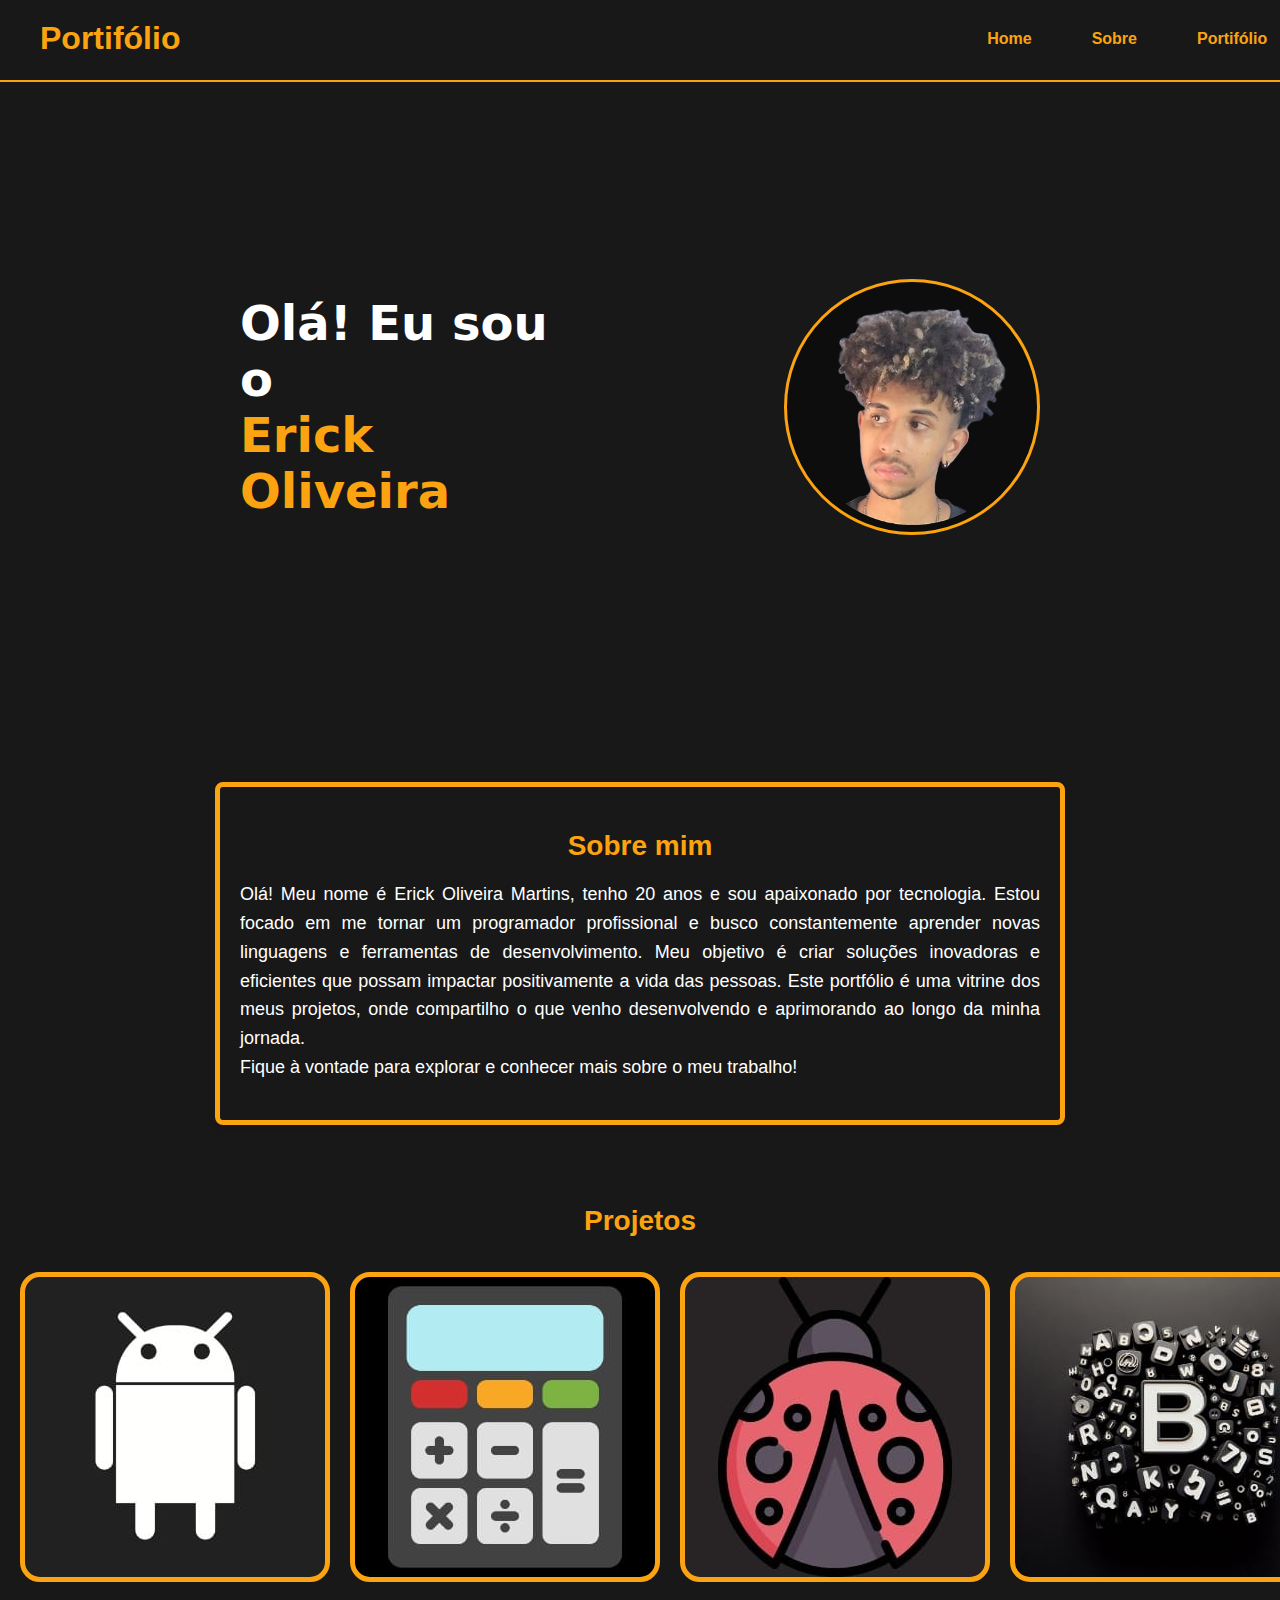
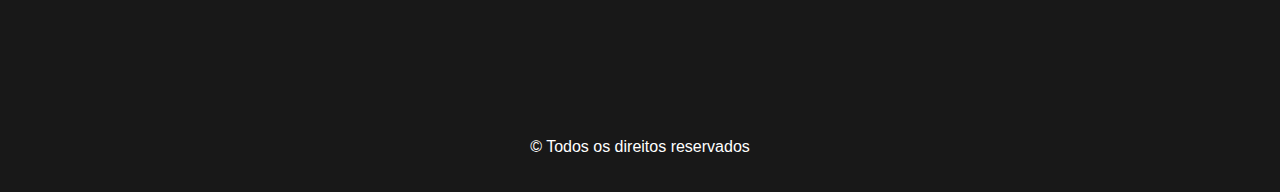
<file: index.html>
<!DOCTYPE html>
<html lang="pt-br">
<head>
    <meta charset="UTF-8">
    <meta name="viewport" content="width=device-width, initial-scale=1.0">
    <link rel="stylesheet" href="style.css">
    <link rel="shortcut icon" href="imagens/favicon.png" type="image/x-icon">
    <title>Portifólio</title>
</head>
<body>
    <header>
        <a href="#" id="inicio"><h1>Portifólio</h1></a>
        <ul class="menu">
            <li><a href="#intro">Home</a></li>
            <li><a href="#sobre">Sobre</a></li>
            <li><a href="#portifolio">Portifólio</a></li>
        </ul>
    </header>
    <hr>
    <section id="intro" style="margin-top: 100px;">
        <p>Olá! Eu sou o <br> <span>Erick Oliveira</span></p>
        <img class="perfil" src="imagens/file.png" alt="Foto de perfil de Erick">
    </section>

    <section id="sobre">
        <h2>Sobre mim</h2>
        <p>Olá! Meu nome é Erick Oliveira Martins, tenho 20 anos e sou apaixonado por tecnologia. Estou focado em me tornar um programador profissional e busco constantemente aprender novas linguagens e ferramentas de desenvolvimento. Meu objetivo é criar soluções inovadoras e eficientes que possam impactar positivamente a vida das pessoas. Este portfólio é uma vitrine dos meus projetos, onde compartilho o que venho desenvolvendo e aprimorando ao longo da minha jornada. <br>
            Fique à vontade para explorar e conhecer mais sobre o meu trabalho!</p>
    </section>

    <section id="portifolio">
        <h2>Projetos</h2>
        <div id="projetos">
            <div id="um" class="caixa" onclick="redirecionar()"></div>
            <div id="dois" class="caixa" onclick="calculadora()"></div>
            <div id="tres" class="caixa" onclick="cordel()"></div>
            <div id="quatro" class="caixa" onclick="diagrama()"></div>
            <div id="cinco" class="caixa" onclick="celular()"></div>
        </div>
    </section>

    <footer> <p>&copy Todos os direitos reservados</p> </footer>
</body>
<script>
    function redirecionar() {
        window.location.href = "https://erickhq.github.io/projeto-android/";
    }

    function calculadora() {
        window.location.href = "projetos/calculadora/calculadora.html"
    }

    function cordel() {
        window.location.href = "projetos/cordel/poema.html"
    }
    function diagrama() {
        window.location.href = "projetos/diagrama/frente.html"
    }

    function celular() {
        window.location.href = "projetos/social/cell.html"
    }
</script>
</html>
</file>
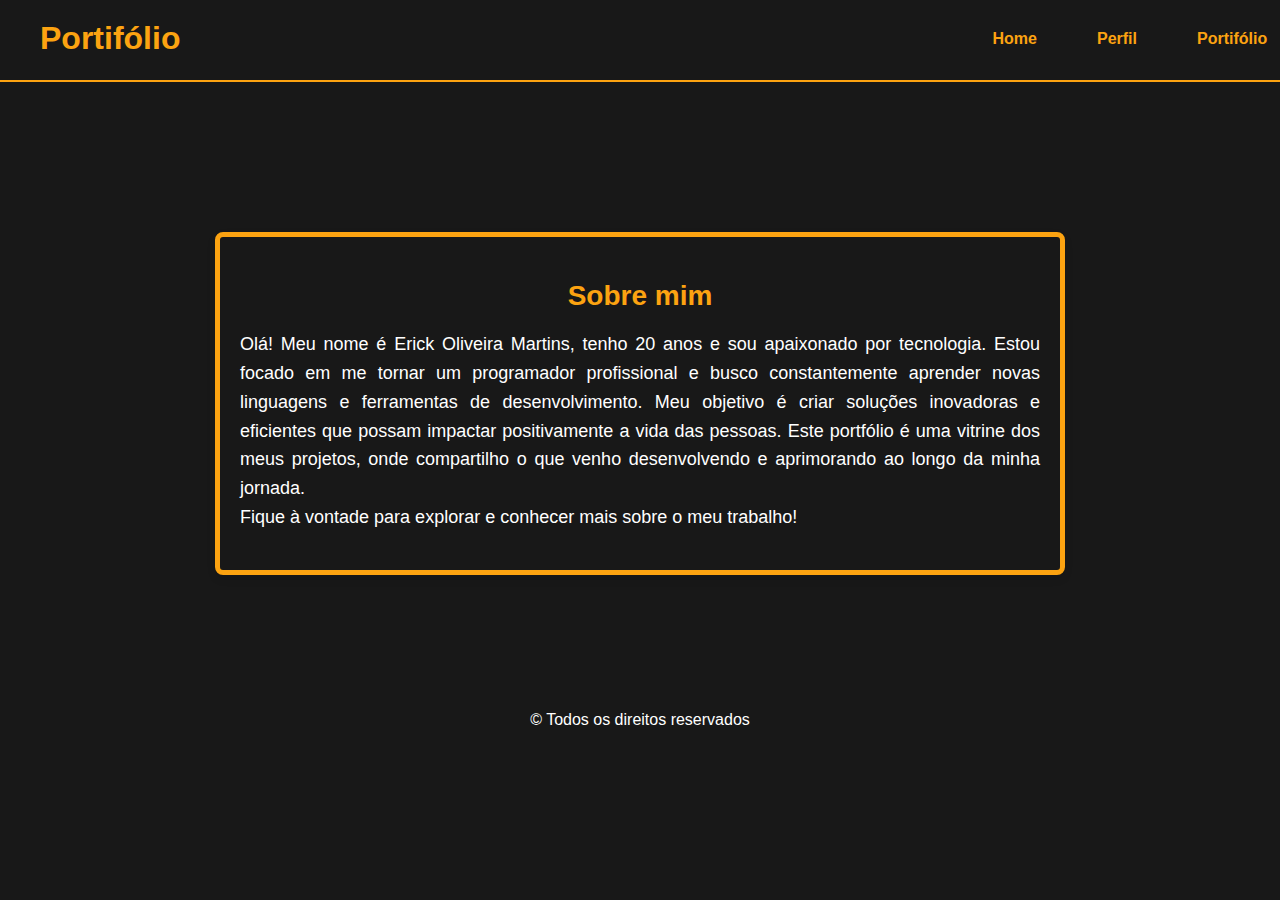
<file: perfil.html>
<!DOCTYPE html>
<html lang="pt-br">
<head>
    <meta charset="UTF-8">
    <meta name="viewport" content="width=device-width, initial-scale=1.0">
    <link rel="stylesheet" href="style.css">
    <link rel="shortcut icon" href="imagens/favicon.png" type="image/x-icon">
    <title>Perfil</title>
</head>
<body>
    <header>
        <a href="index.html" id="inicio"><h1>Portifólio</h1></a>
        <ul class="menu">
            <li><a href="index.html">Home</a></li>
            <li><a href="perfil.html">Perfil</a></li>
            <li><a href="portifolio.html">Portifólio</a></li>
        </ul>
    </header>
    <hr>
    <section id="sobre">
        <h2>Sobre mim</h2>
        <p>Olá! Meu nome é Erick Oliveira Martins, tenho 20 anos e sou apaixonado por tecnologia. Estou focado em me tornar um programador profissional e busco constantemente aprender novas linguagens e ferramentas de desenvolvimento. Meu objetivo é criar soluções inovadoras e eficientes que possam impactar positivamente a vida das pessoas. Este portfólio é uma vitrine dos meus projetos, onde compartilho o que venho desenvolvendo e aprimorando ao longo da minha jornada. <br>
            Fique à vontade para explorar e conhecer mais sobre o meu trabalho!</p>
    </section>
    <footer> <p>&copy Todos os direitos reservados</p> </footer>
</body>
</html>
</file>
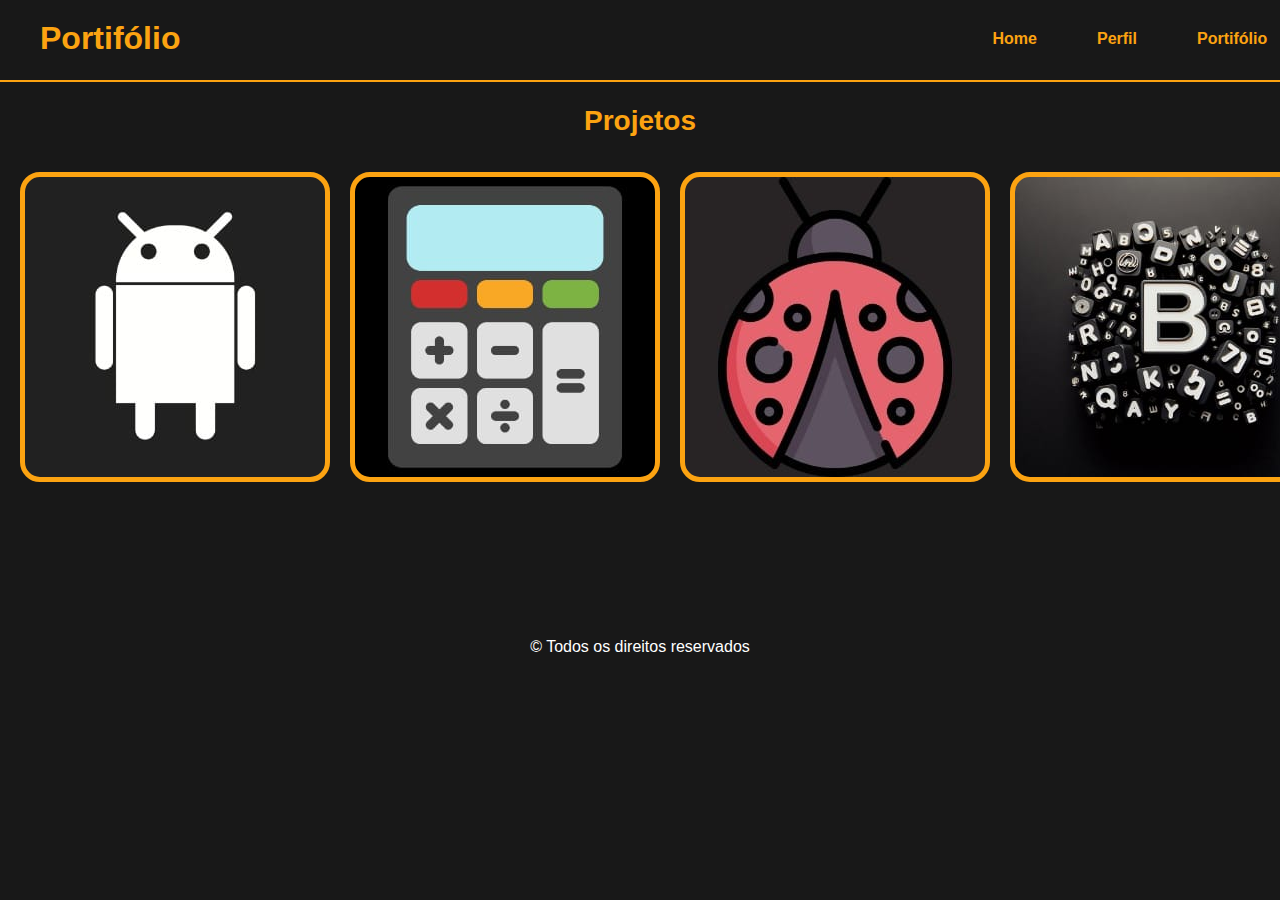
<file: portifolio.html>
<!DOCTYPE html>
<html lang="pt-br">
<head>
    <meta charset="UTF-8">
    <meta name="viewport" content="width=device-width, initial-scale=1.0">
    <link rel="stylesheet" href="style.css">
    <link rel="shortcut icon" href="imagens/favicon.png" type="image/x-icon">
    <title>Portifólio</title>
</head>
<body>
    <header>
        <a href="index.html" id="inicio"><h1>Portifólio</h1></a>
        <ul class="menu">
            <li><a href="index.html">Home</a></li>
            <li><a href="perfil.html">Perfil</a></li>
            <li><a href="portifolio.html">Portifólio</a></li>
        </ul>
    </header>
    <hr>

    <section id="portifolio">
        <h2>Projetos</h2>
        <div id="projetos">
            <div id="um" class="caixa" onclick="redirecionar()"></div>
            <div id="dois" class="caixa" onclick="calculadora()"></div>
            <div id="tres" class="caixa" onclick="cordel()"></div>
            <div id="quatro" class="caixa" onclick="diagrama()"></div>
            <div id="cinco" class="caixa" onclick="celular()"></div>
        </div>
    </section>
    <footer> <p>&copy Todos os direitos reservados</p> </footer>
</body>
<script>
    function redirecionar() {
        window.open("https://erickhq.github.io/projeto-android/", "_blank");
    }

    function calculadora() {
        window.open("projetos/calculadora/calculadora.html", "_blank");
    }

    function cordel() {
        window.open("projetos/cordel/poema.html", "_blank");
    }

    function diagrama() {
        window.open("projetos/diagrama/frente.html", "_blank");
    }

    function celular() {
        window.open("projetos/social/cell.html", "_blank");
    }
</script>

</html>
</file>
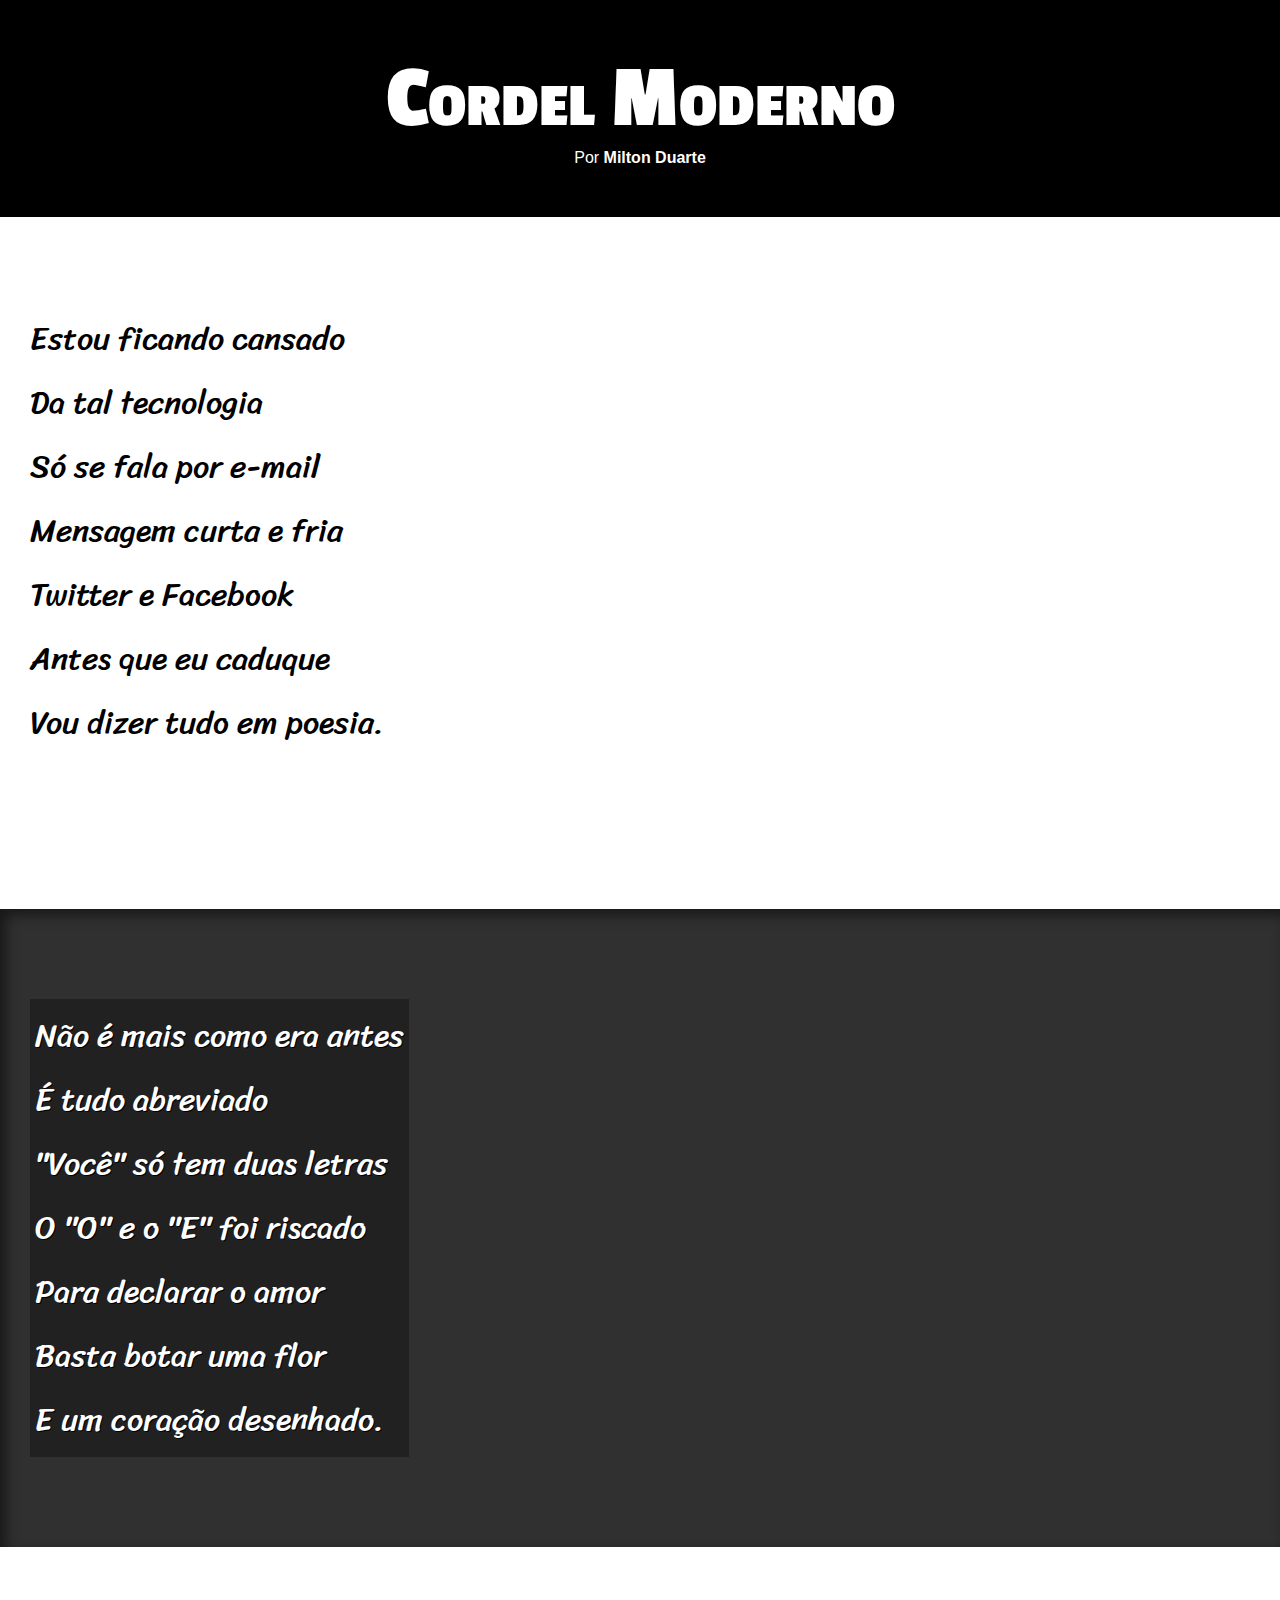
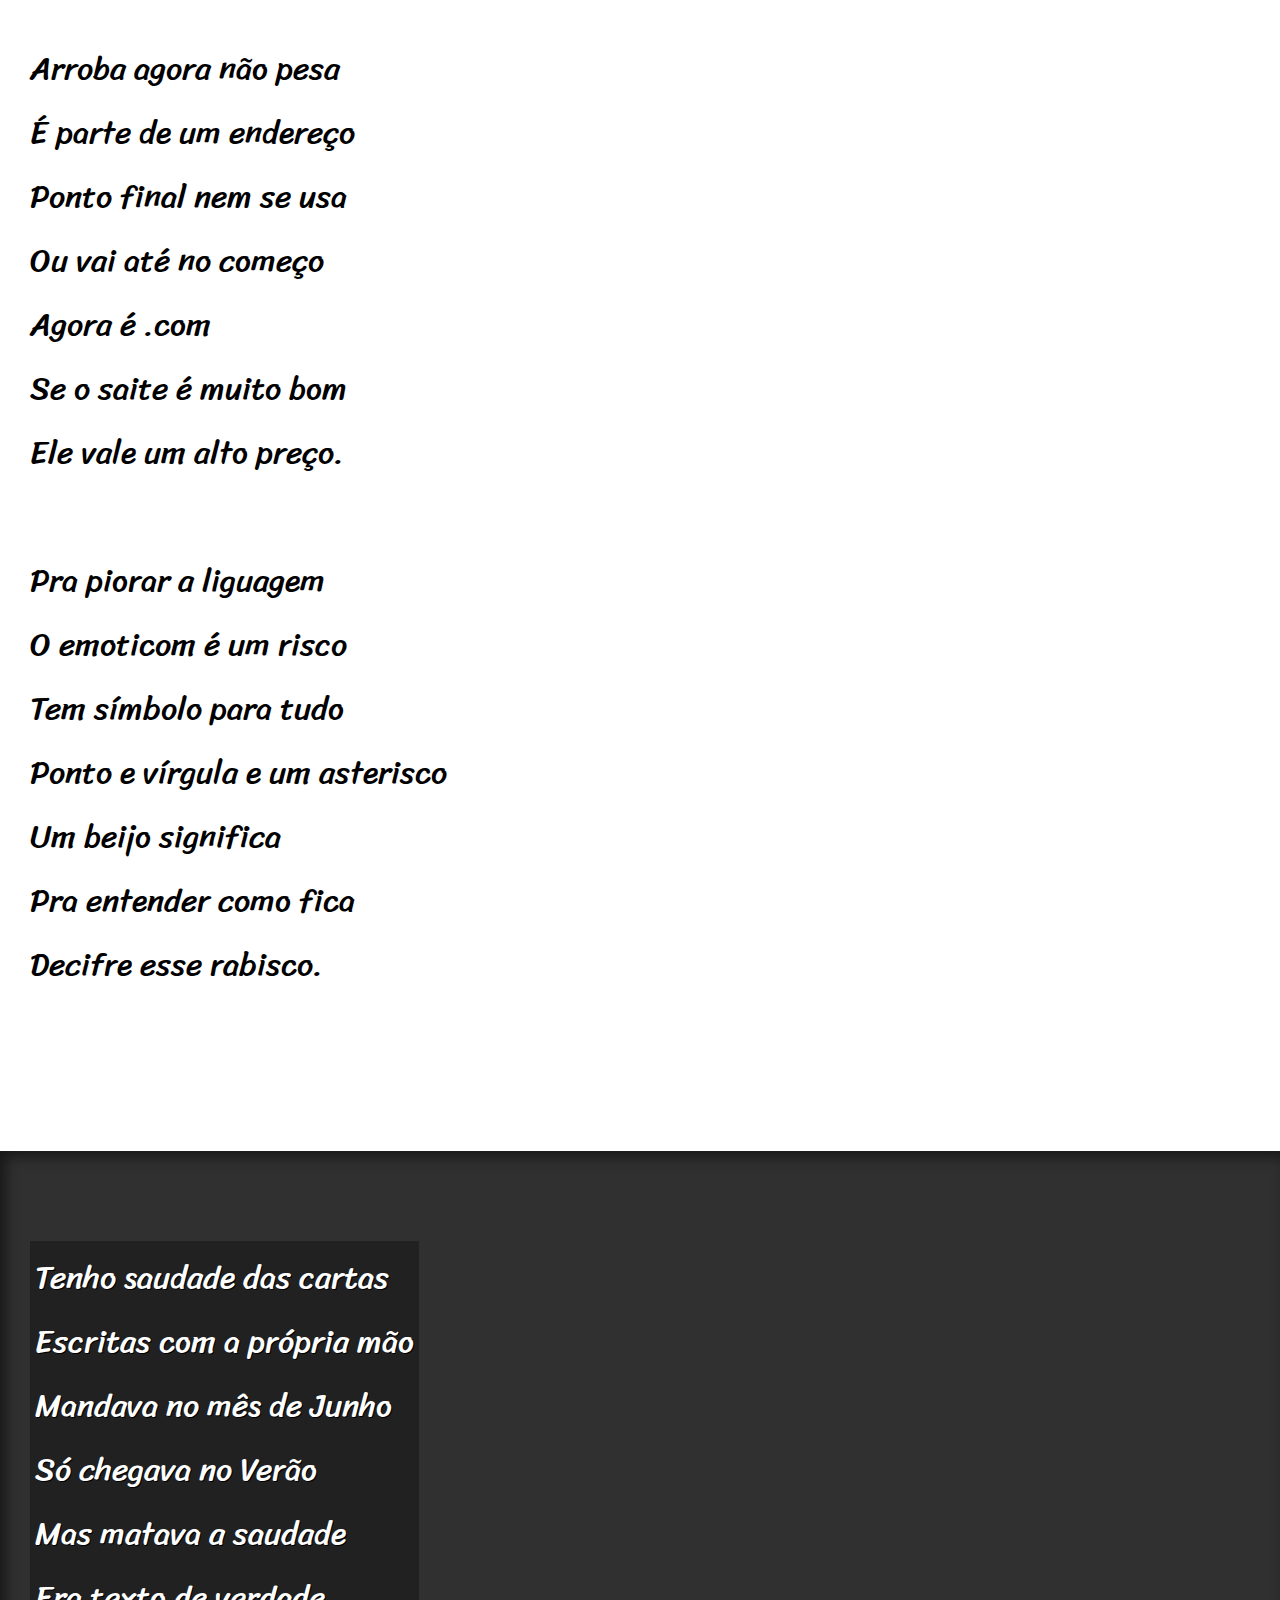
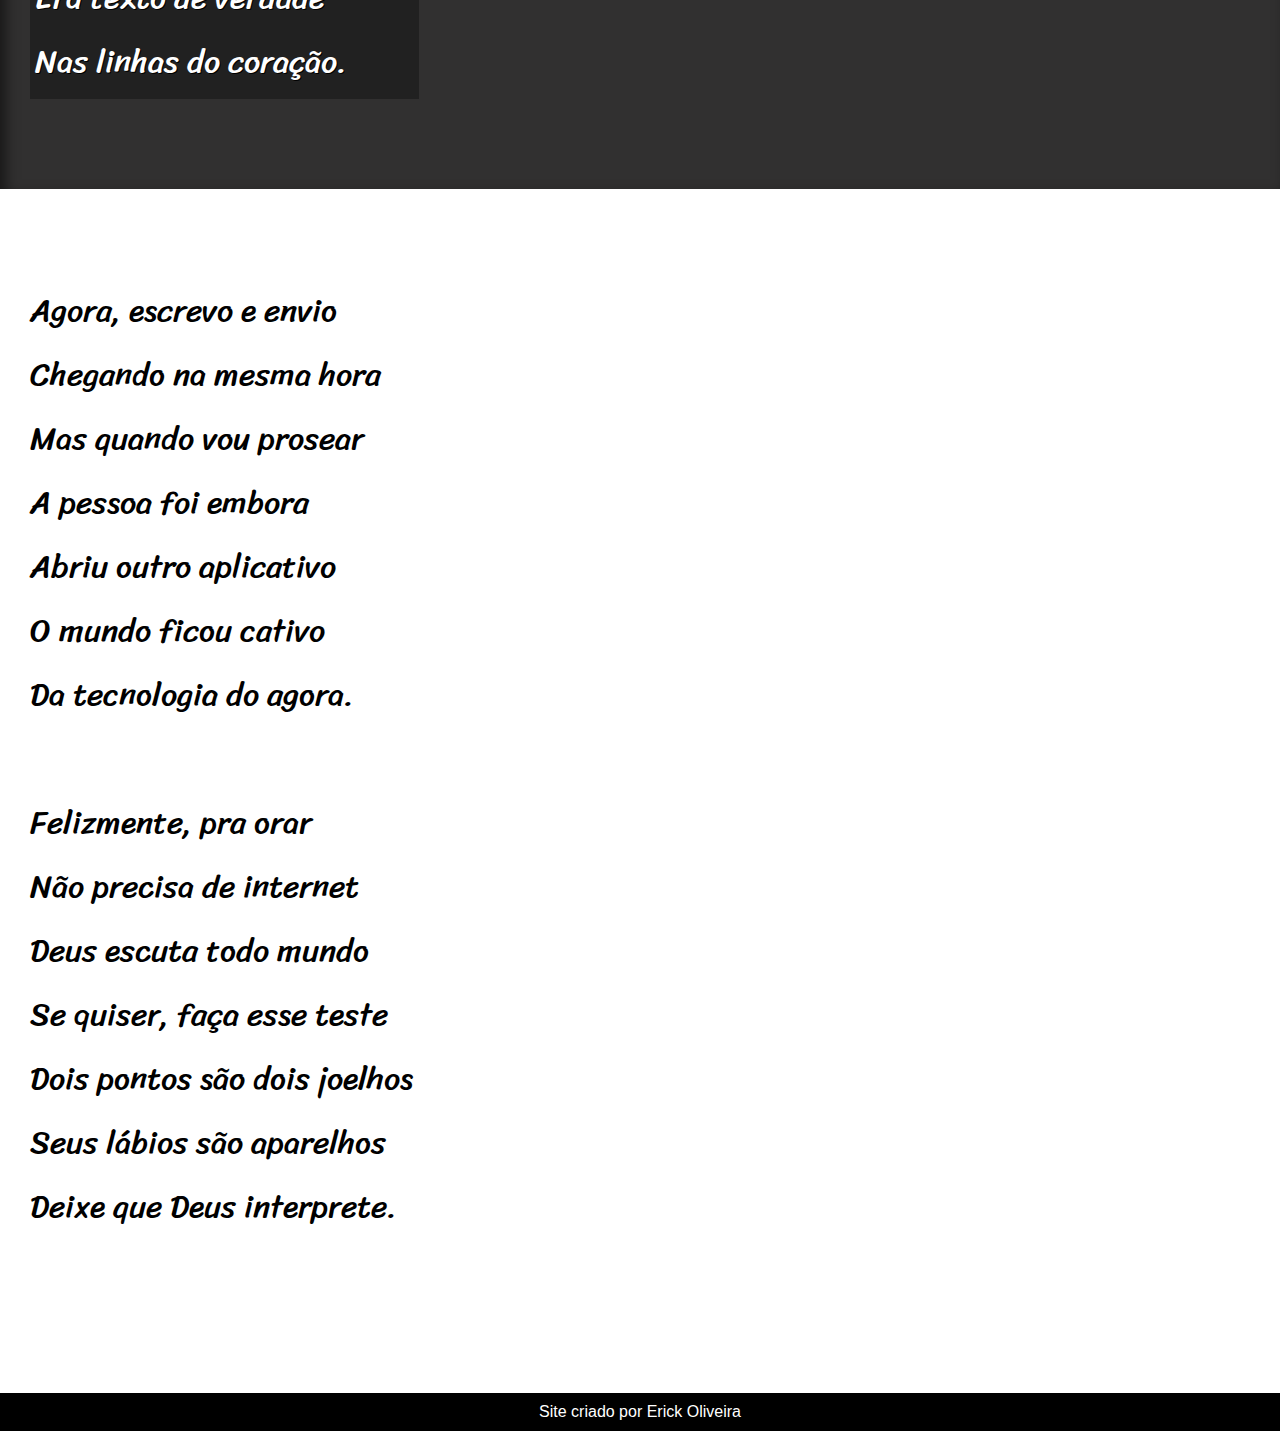
<file: projetos/cordel/poema.html>
<!DOCTYPE html>
<html lang="pt-br">
<head>
    <meta charset="UTF-8">
    <meta name="viewport" content="width=device-width, initial-scale=1.0">
    <title>Cordel Moderno</title>
    <link rel="stylesheet" href="estilo/style.css">
</head>
<body>
    <header>
        <h1>Cordel Moderno</h1>
        <p>Por <a href="https://www.recantodasletras.com.br/poesias/3186743" target="_blank">Milton Duarte</a></p>
    </header>

    <section class="normal">
        <p>
            Estou ficando cansado <br>
            Da tal tecnologia <br>
            Só se fala por e-mail <br>
            Mensagem curta e fria <br>
            Twitter e Facebook <br>
            Antes que eu caduque <br>
            Vou dizer tudo em poesia. <br>
        </p>
    </section>


    <section class="imagem" id="img01">
        <p>
            Não é mais como era antes <br>
            É tudo abreviado <br>
            "Você" só tem duas letras <br>
            O "O" e o "E" foi riscado <br>
            Para declarar o amor <br>
            Basta botar uma flor <br>
            E um coração desenhado. <br>
        </p>
    </section>

    <section class="normal">
        <p>
            Arroba agora não pesa <br>
            É parte de um endereço <br>
            Ponto final nem se usa <br>
            Ou vai até no começo <br>
            Agora é .com <br>
            Se o saite é muito bom <br>
            Ele vale um alto preço. <br>
        </p>

        <p>
            Pra piorar a liguagem <br>
            O emoticom é um risco <br>
            Tem símbolo para tudo <br>
            Ponto e vírgula e um asterisco <br>
            Um beijo significa <br>
            Pra entender como fica <br>
            Decifre esse rabisco. <br>
        </p>
    </section>


    <section class="imagem" id="img02">
        <p>
            Tenho saudade das cartas <br>
            Escritas com a própria mão <br>
            Mandava no mês de Junho <br>
            Só chegava no Verão <br>
            Mas matava a saudade <br>
            Era texto de verdade <br>
            Nas linhas do coração. <br>
        </p>
    </section>


    <section class="normal">
        <p>
            Agora, escrevo e envio <br>
            Chegando na mesma hora <br>
            Mas quando vou prosear <br>
            A pessoa foi embora <br>
            Abriu outro aplicativo <br>
            O mundo ficou cativo <br>
            Da tecnologia do agora. <br>
        </p>
        <p>
            Felizmente, pra orar <br>
            Não precisa de internet <br>
            Deus escuta todo mundo <br>
            Se quiser, faça esse teste <br>
            Dois pontos são dois joelhos <br>
            Seus lábios são aparelhos <br>
            Deixe que Deus interprete. <br>
        </p>
    </section>

    <footer>
        <p>Site criado por Erick Oliveira</p>
    </footer>
</body>
</html>
</file>
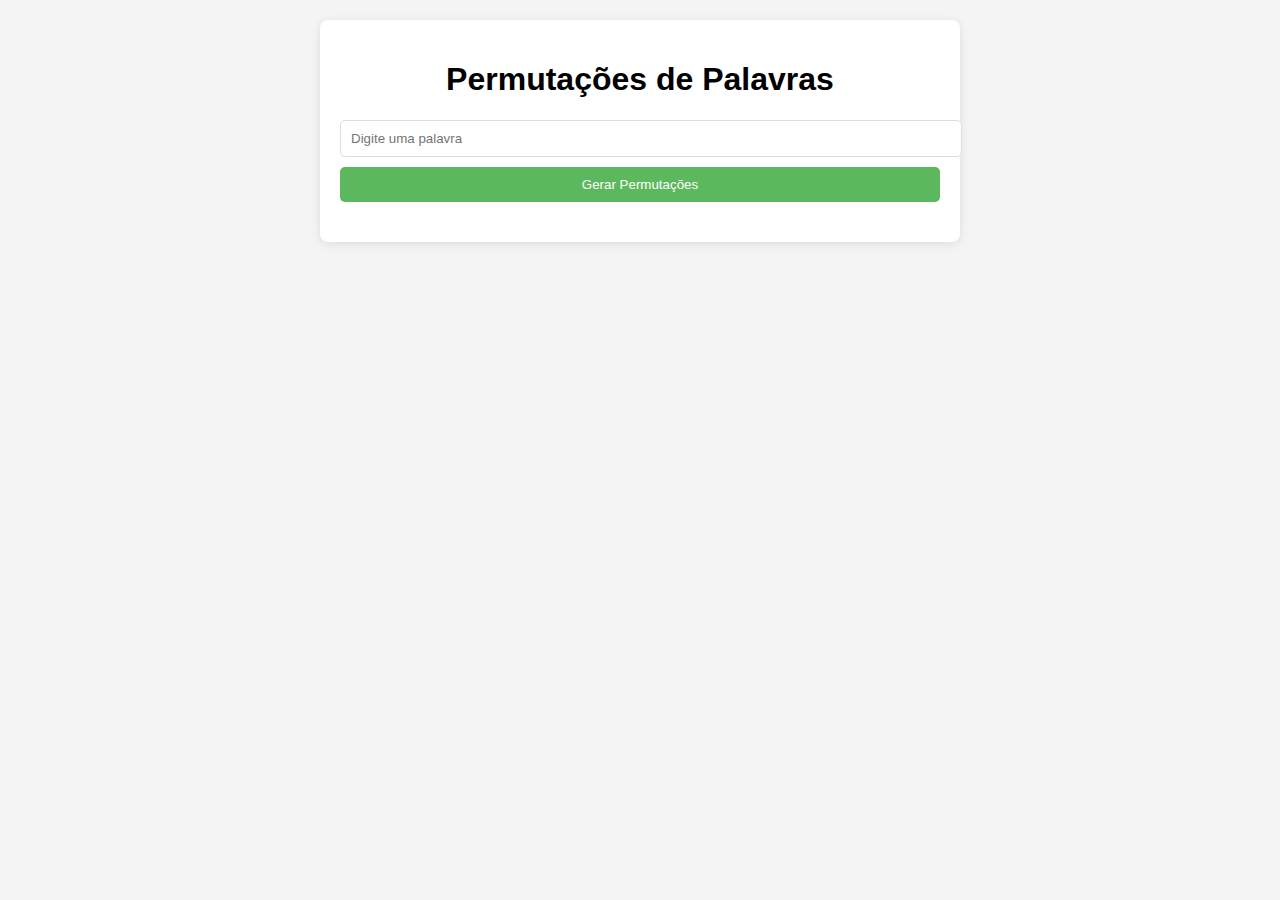
<file: projetos/diagrama/frente.html>
<!DOCTYPE html>
<html lang="pt-BR">
<head>
    <meta charset="UTF-8">
    <meta name="viewport" content="width=device-width, initial-scale=1.0">
    <title>Permutações de Palavras</title>
    <link rel="stylesheet" href="styles.css">
</head>
<body>
    <div class="container">
        <h1>Permutações de Palavras</h1>
        <input type="text" id="inputWord" placeholder="Digite uma palavra">
        <button onclick="generatePermutations()">Gerar Permutações</button>
        <div id="output" class="output"></div>
    </div>
    <script src="script.js"></script>
</body>
</html>
</file>
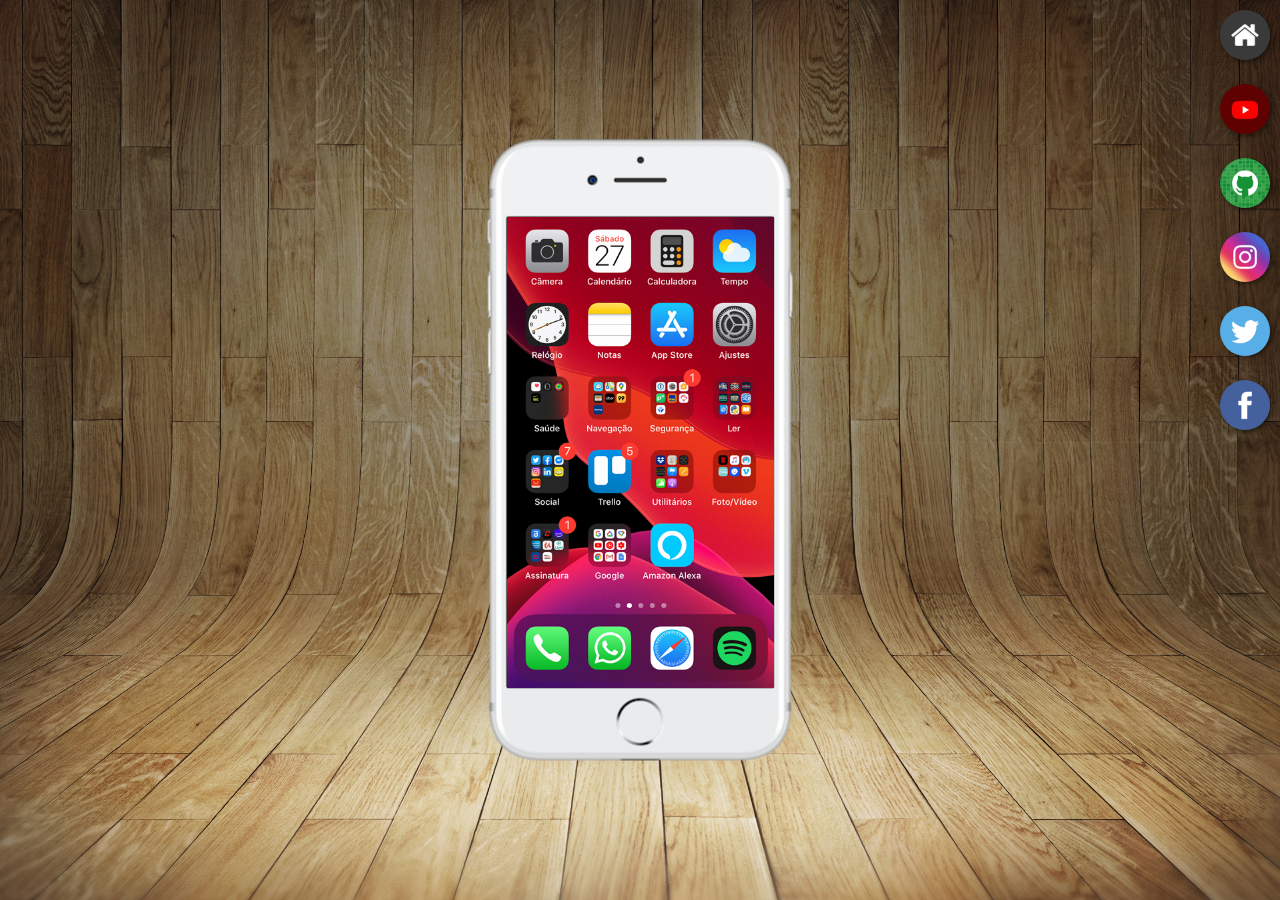
<file: projetos/social/cell.html>
<!DOCTYPE html>
<html lang="pt-br">
<head>
    <meta charset="UTF-8">
    <meta name="viewport" content="width=device-width, initial-scale=1.0">
    <link rel="shortcut icon" href="favicon.ico" type="image/x-icon">
    <link rel="stylesheet" href="estilos/styles.css">
    <title>Projeto Redes Sociais</title>
</head>
<body>
    <main>
        <section id="tel">
            <iframe src="home.html" name="tela" frameborder="0" id="tela"></iframe>
        </section>

        <section id="sociais">
            <a href="home.html" target="tela"><img src="imagens/logo-home.jpg" alt=""></a> <br>
            <a href="youtube.html" target="tela"><img src="imagens/logo-youtube.jpg" alt=""></a> <br>
            <a href="github.html" target="tela"><img src="imagens/logo-github.jpg" alt=""></a> <br>
            <a href="instagram.html" target="tela"><img src="imagens/logo-instagram.jpg" alt=""></a> <br>
            <a href="twitter.html" target="tela"><img src="imagens/logo-twitter.jpg" alt=""></a> <br>
            <a href="facebook.html" target="tela"><img src="imagens/logo-facebook.jpg" alt=""></a>
        </section>
    </main>
</body>
</html>
</file>
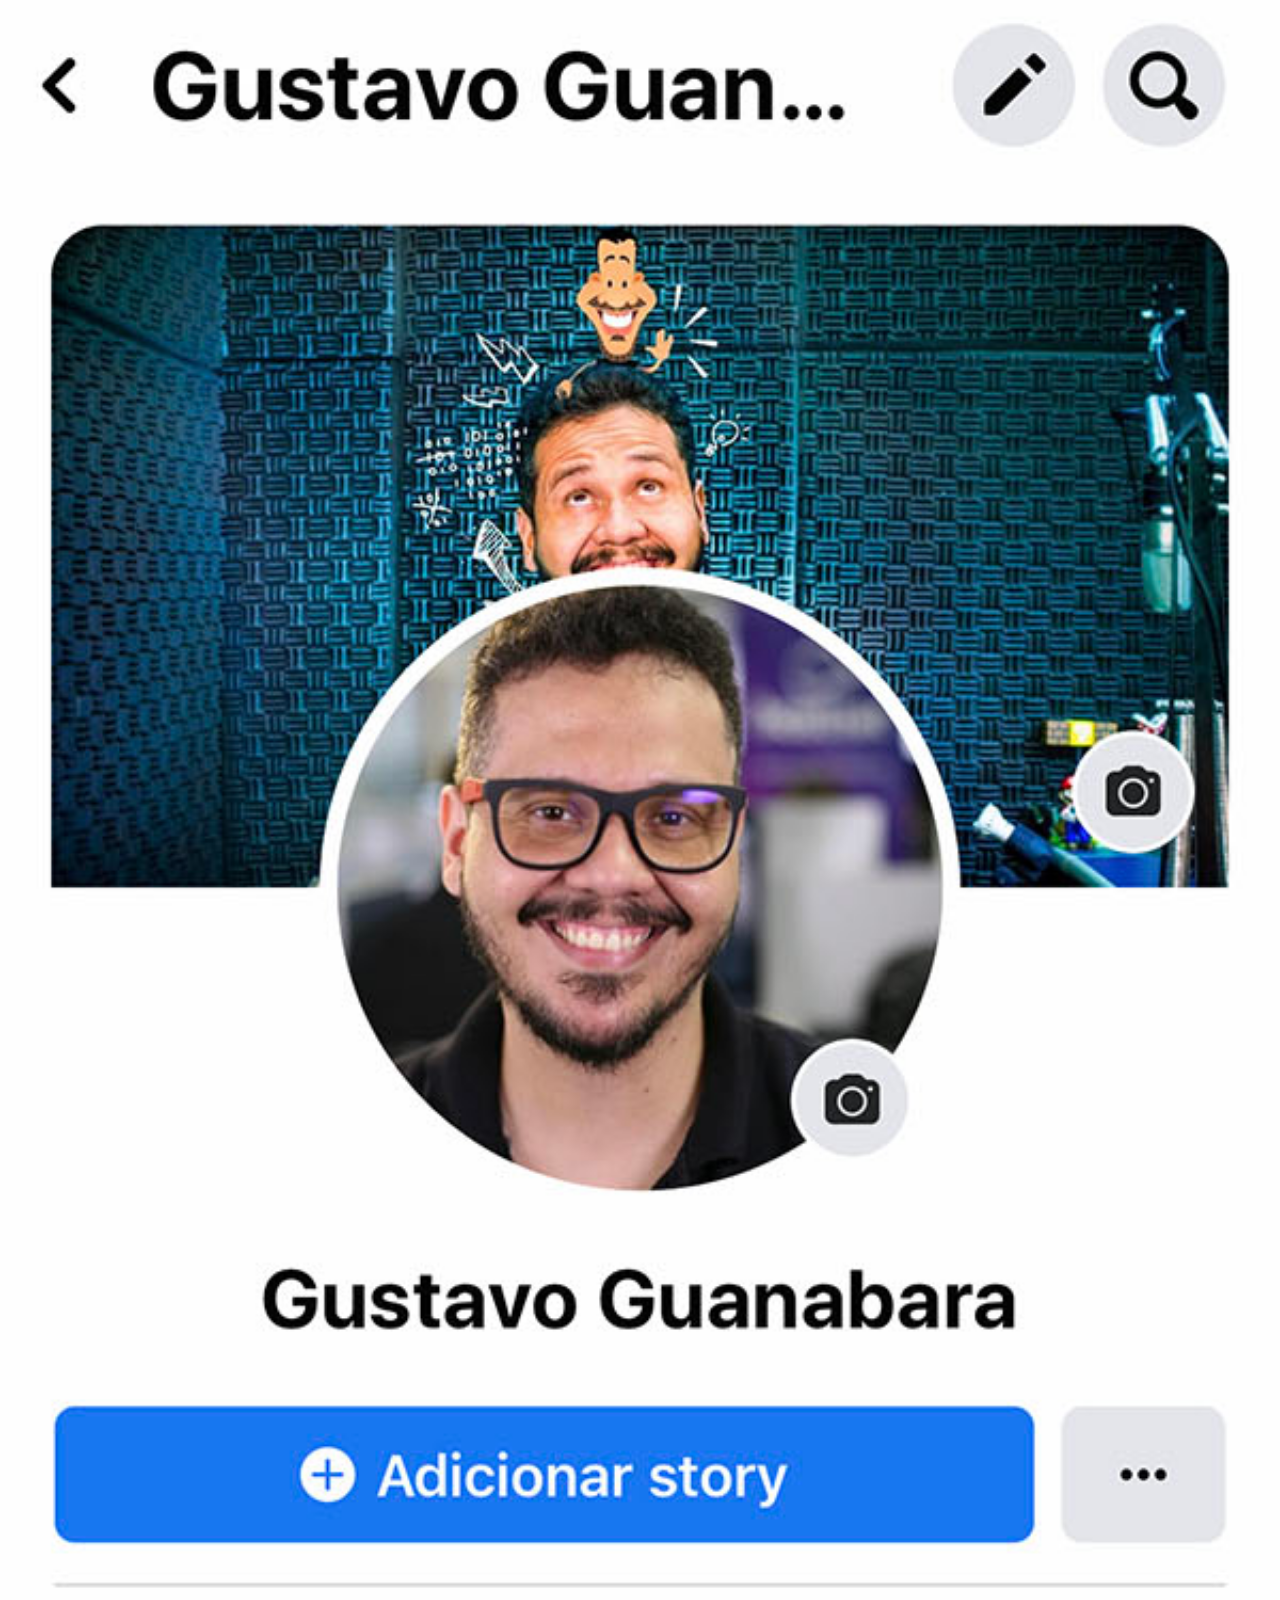
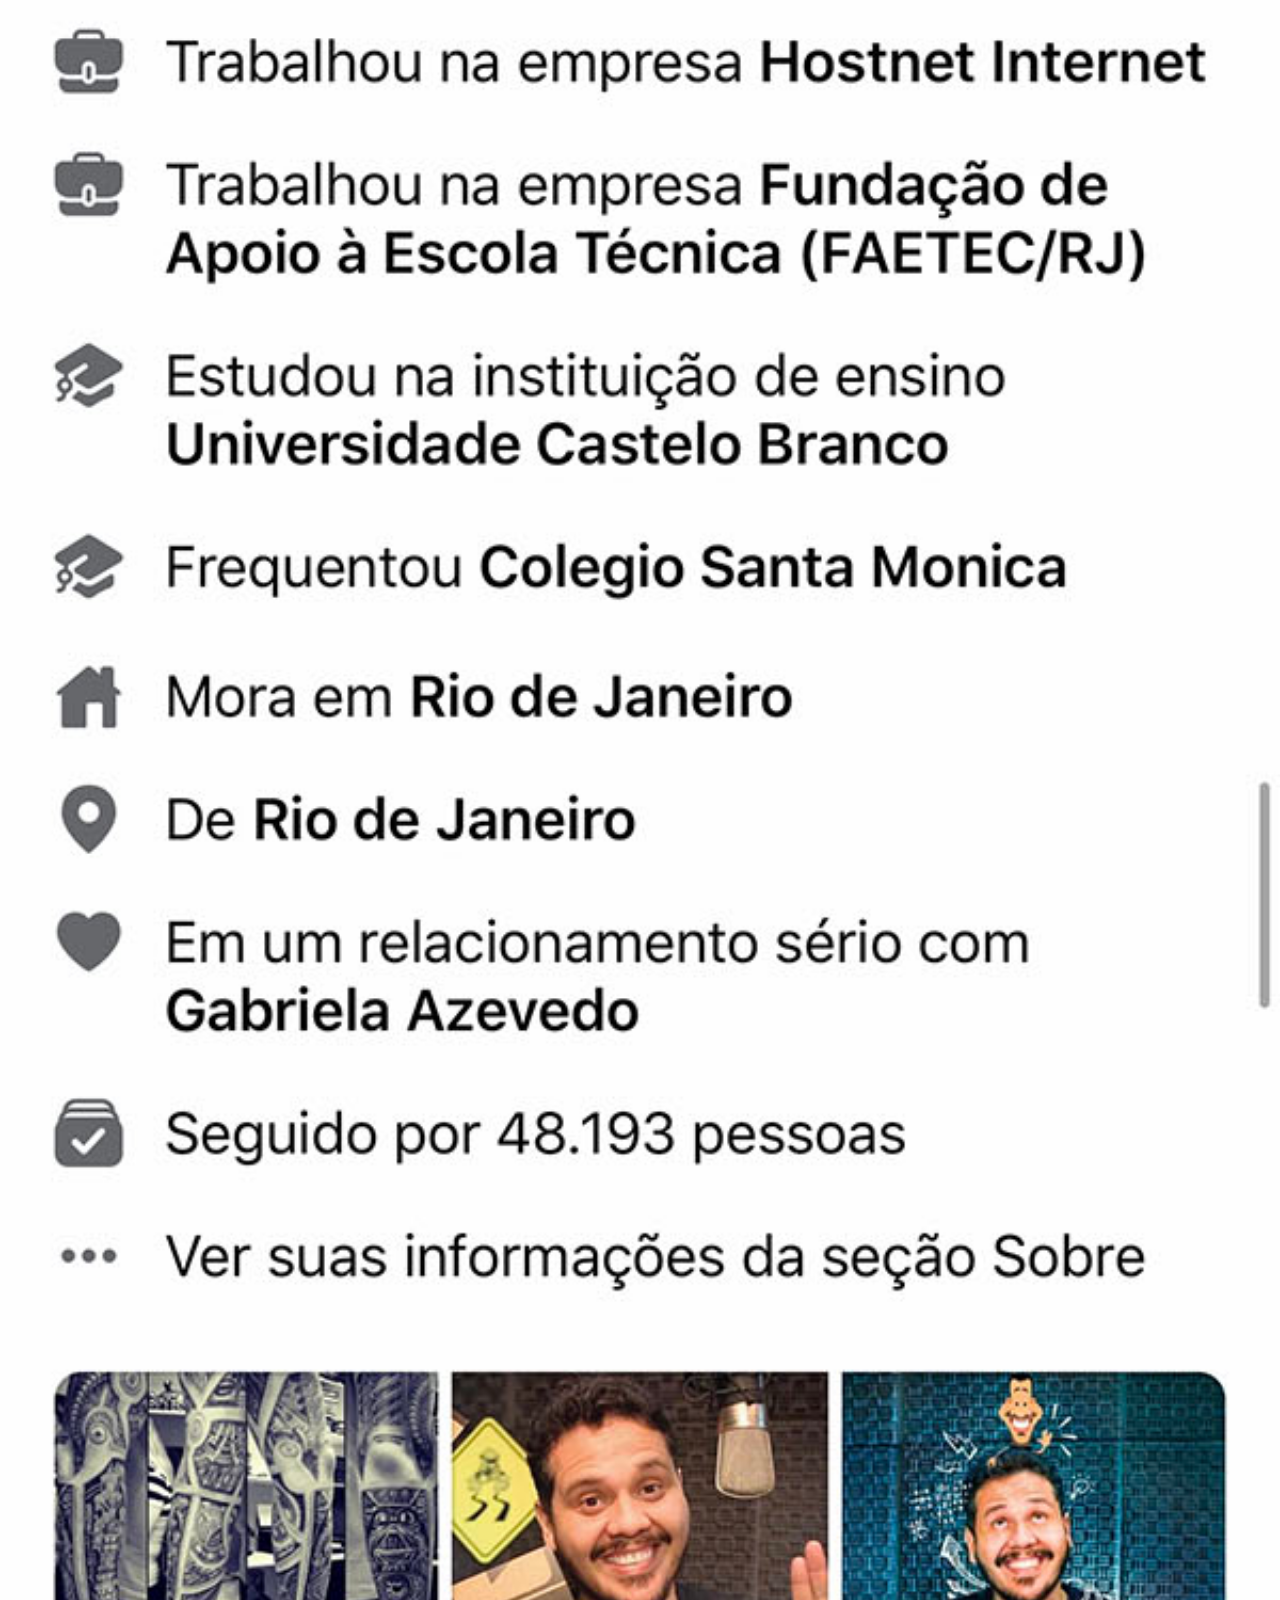
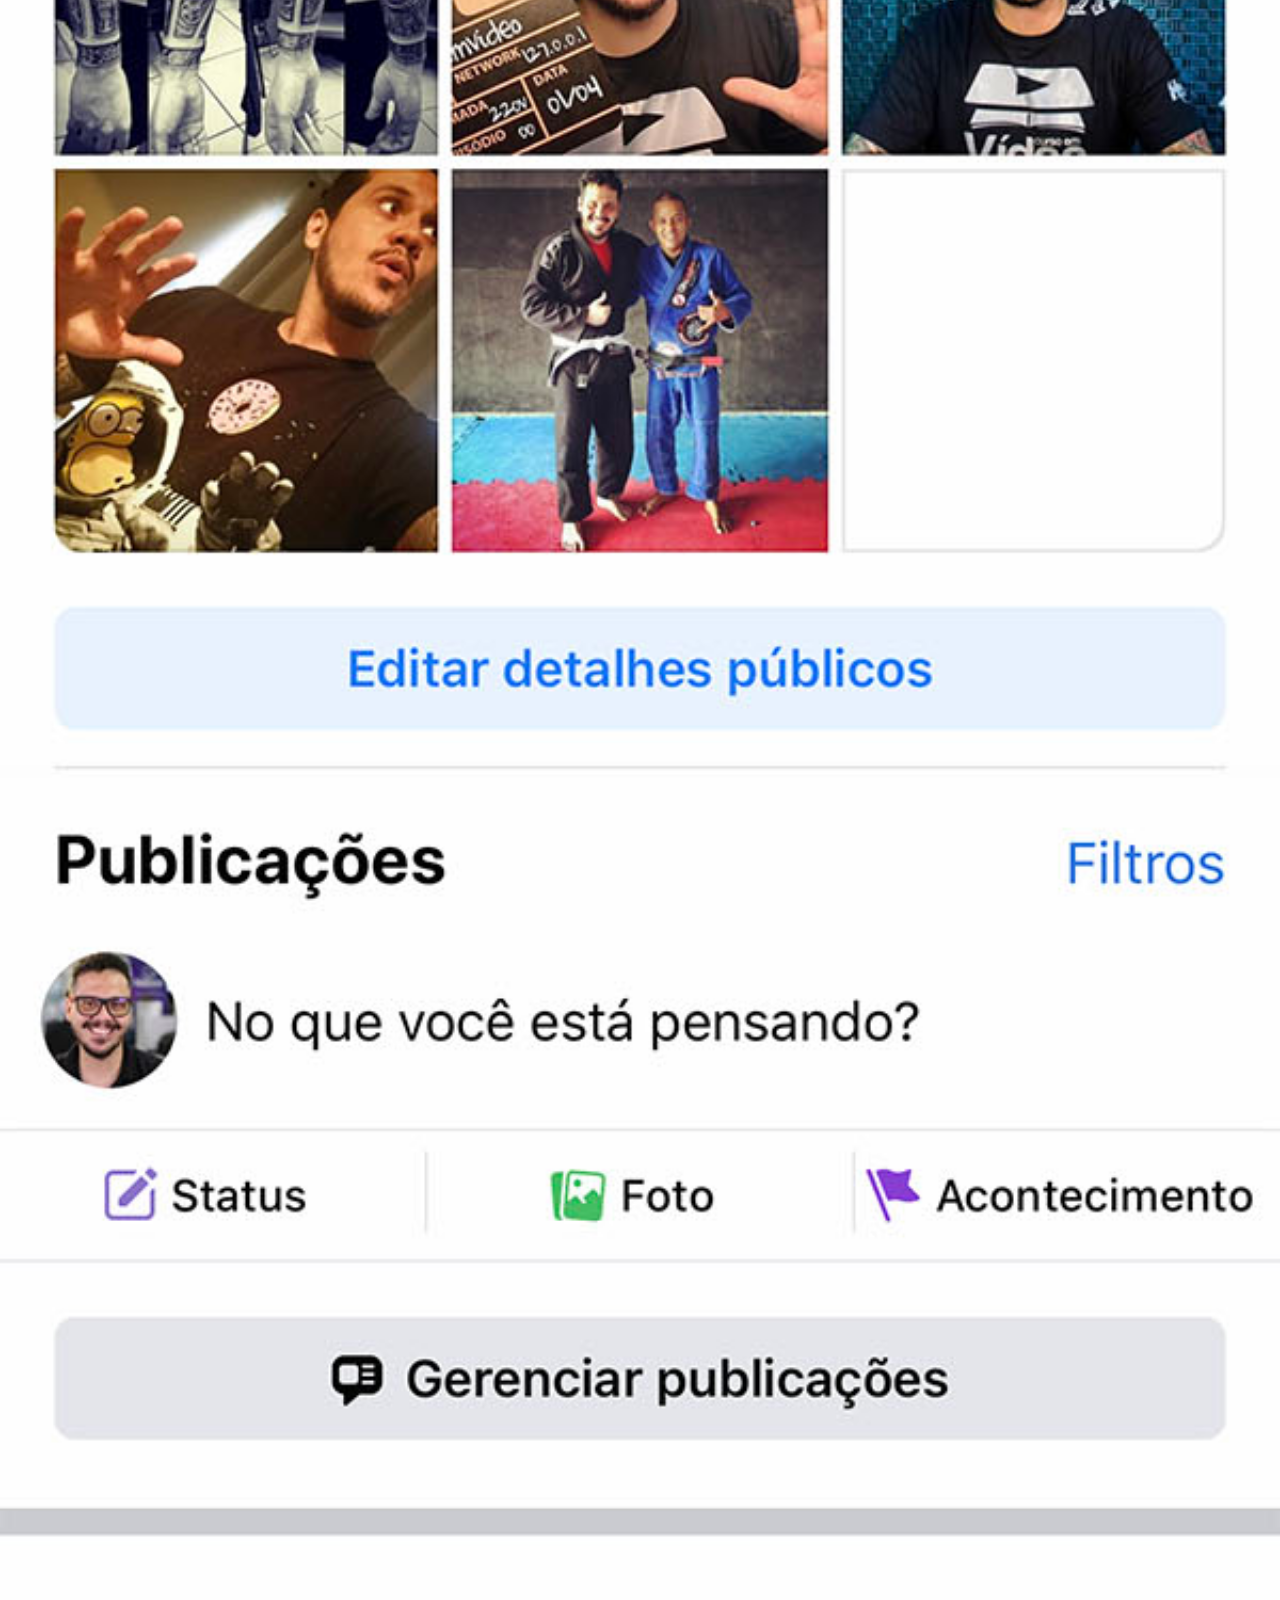
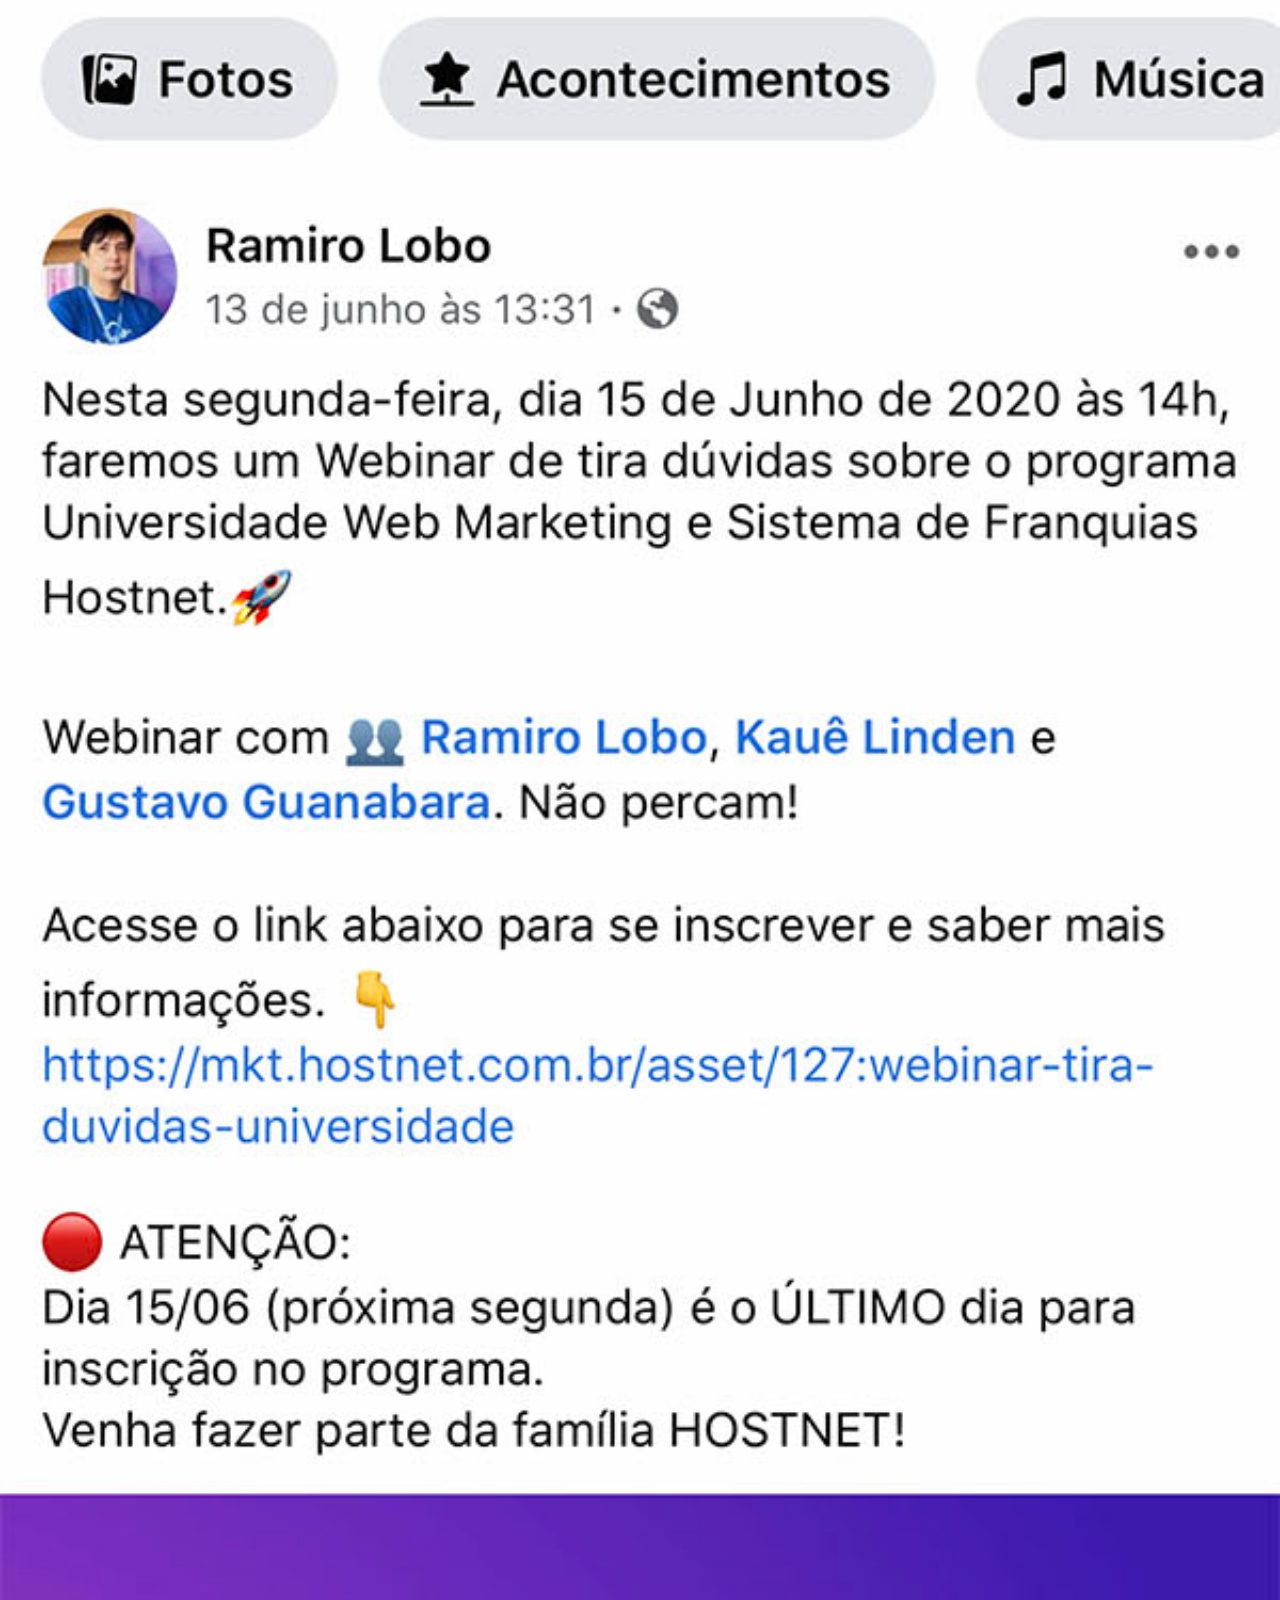
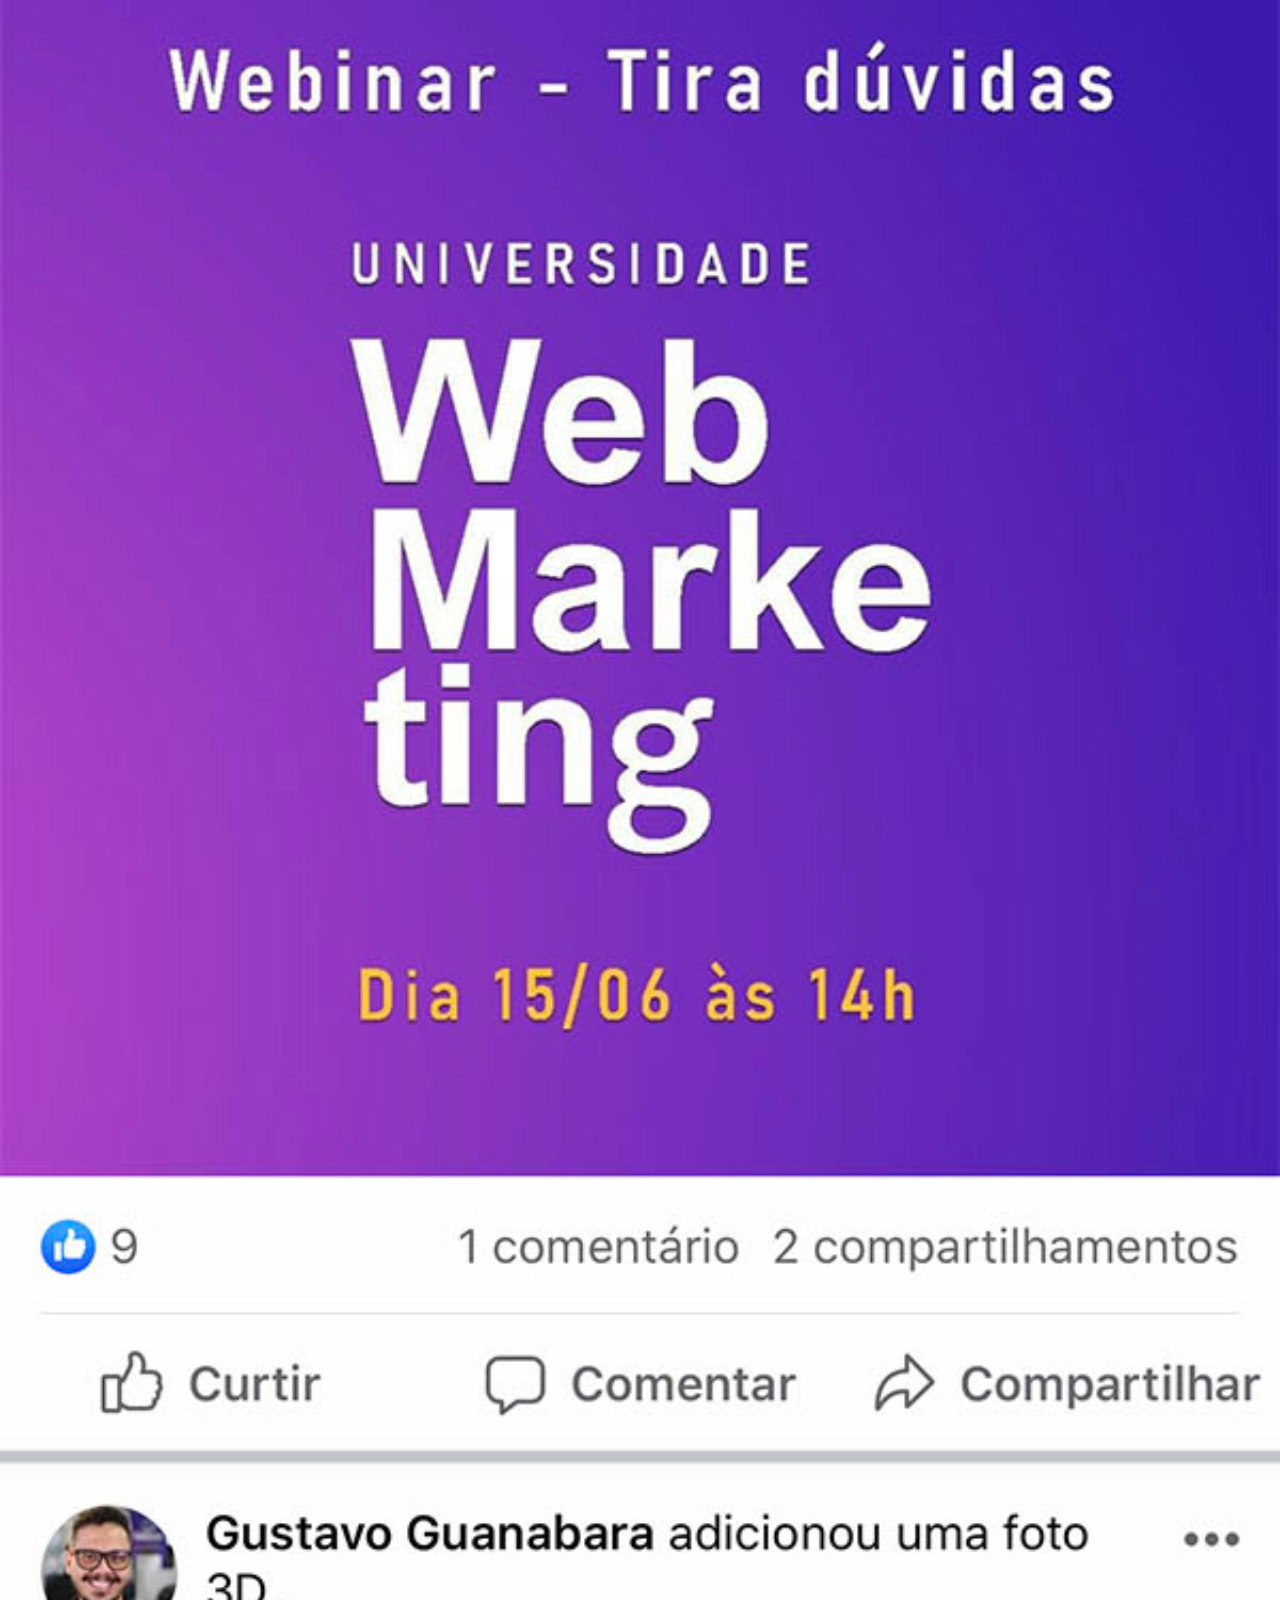
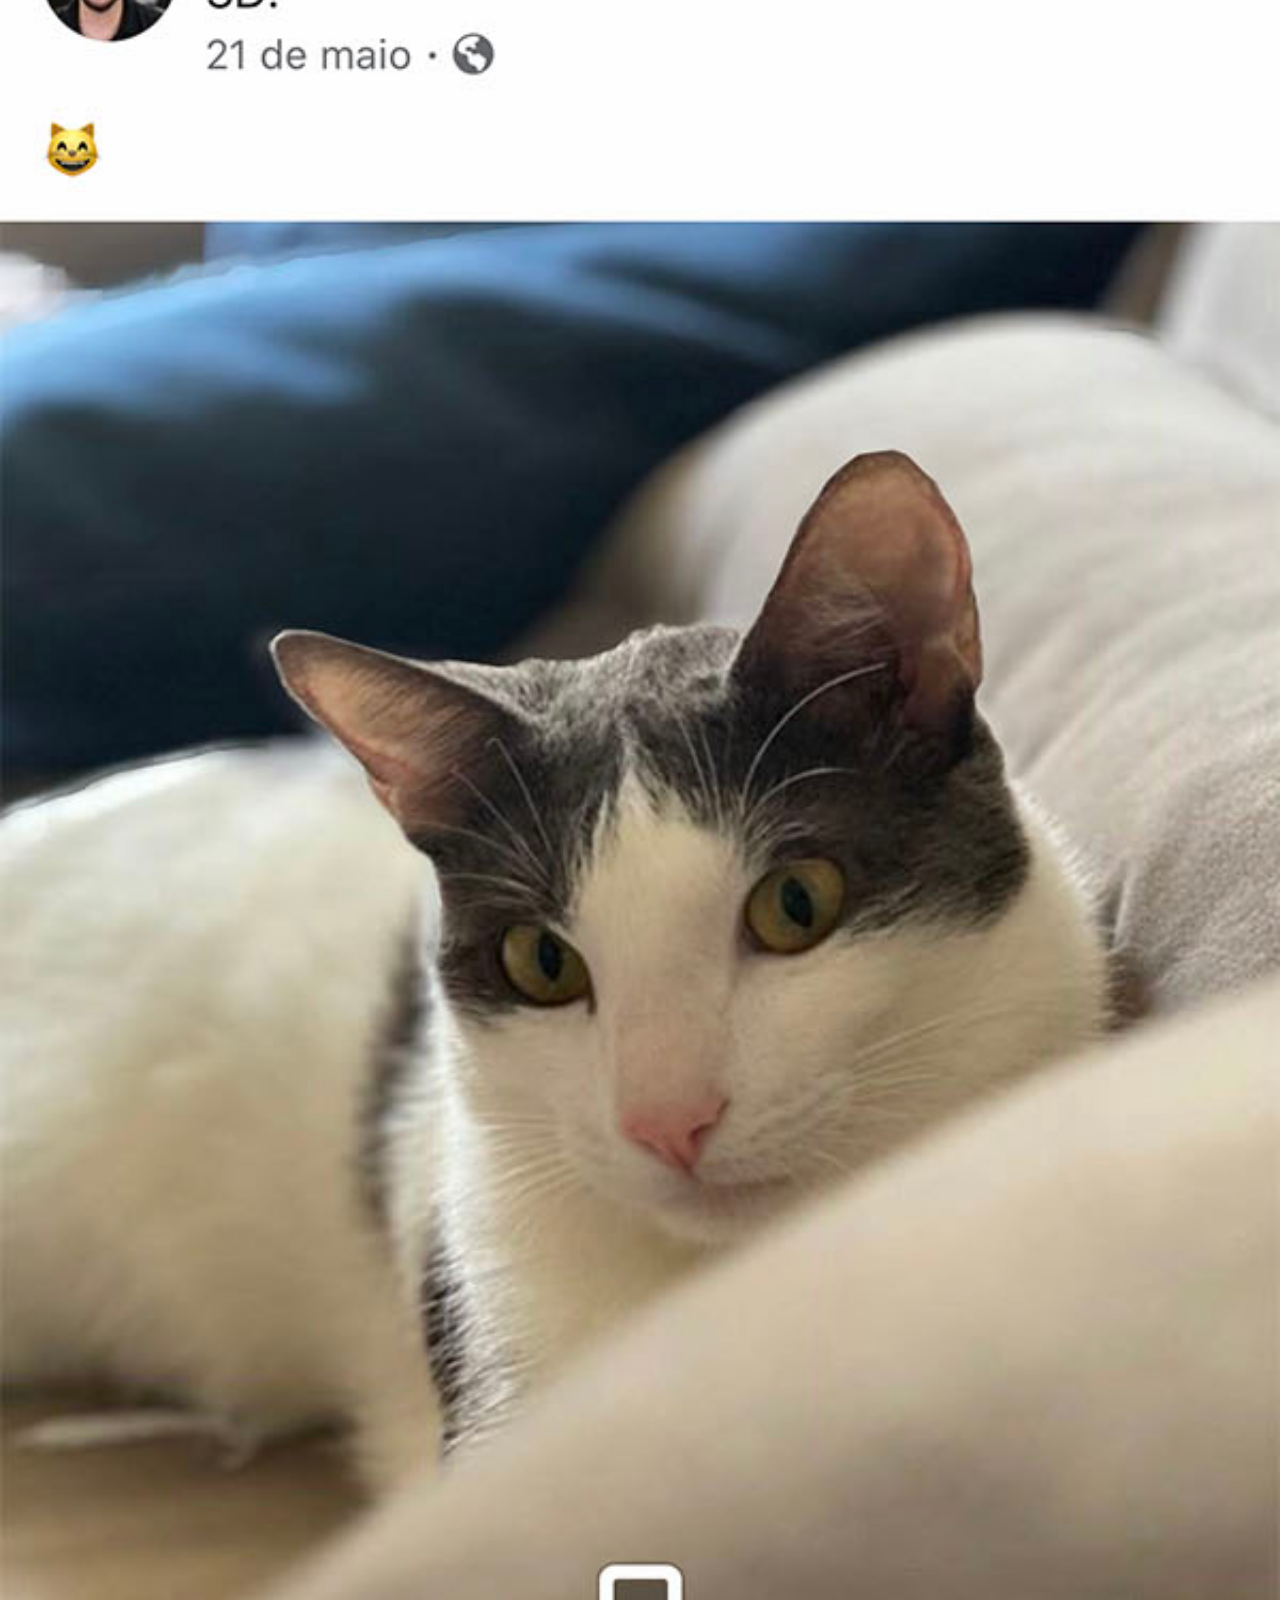
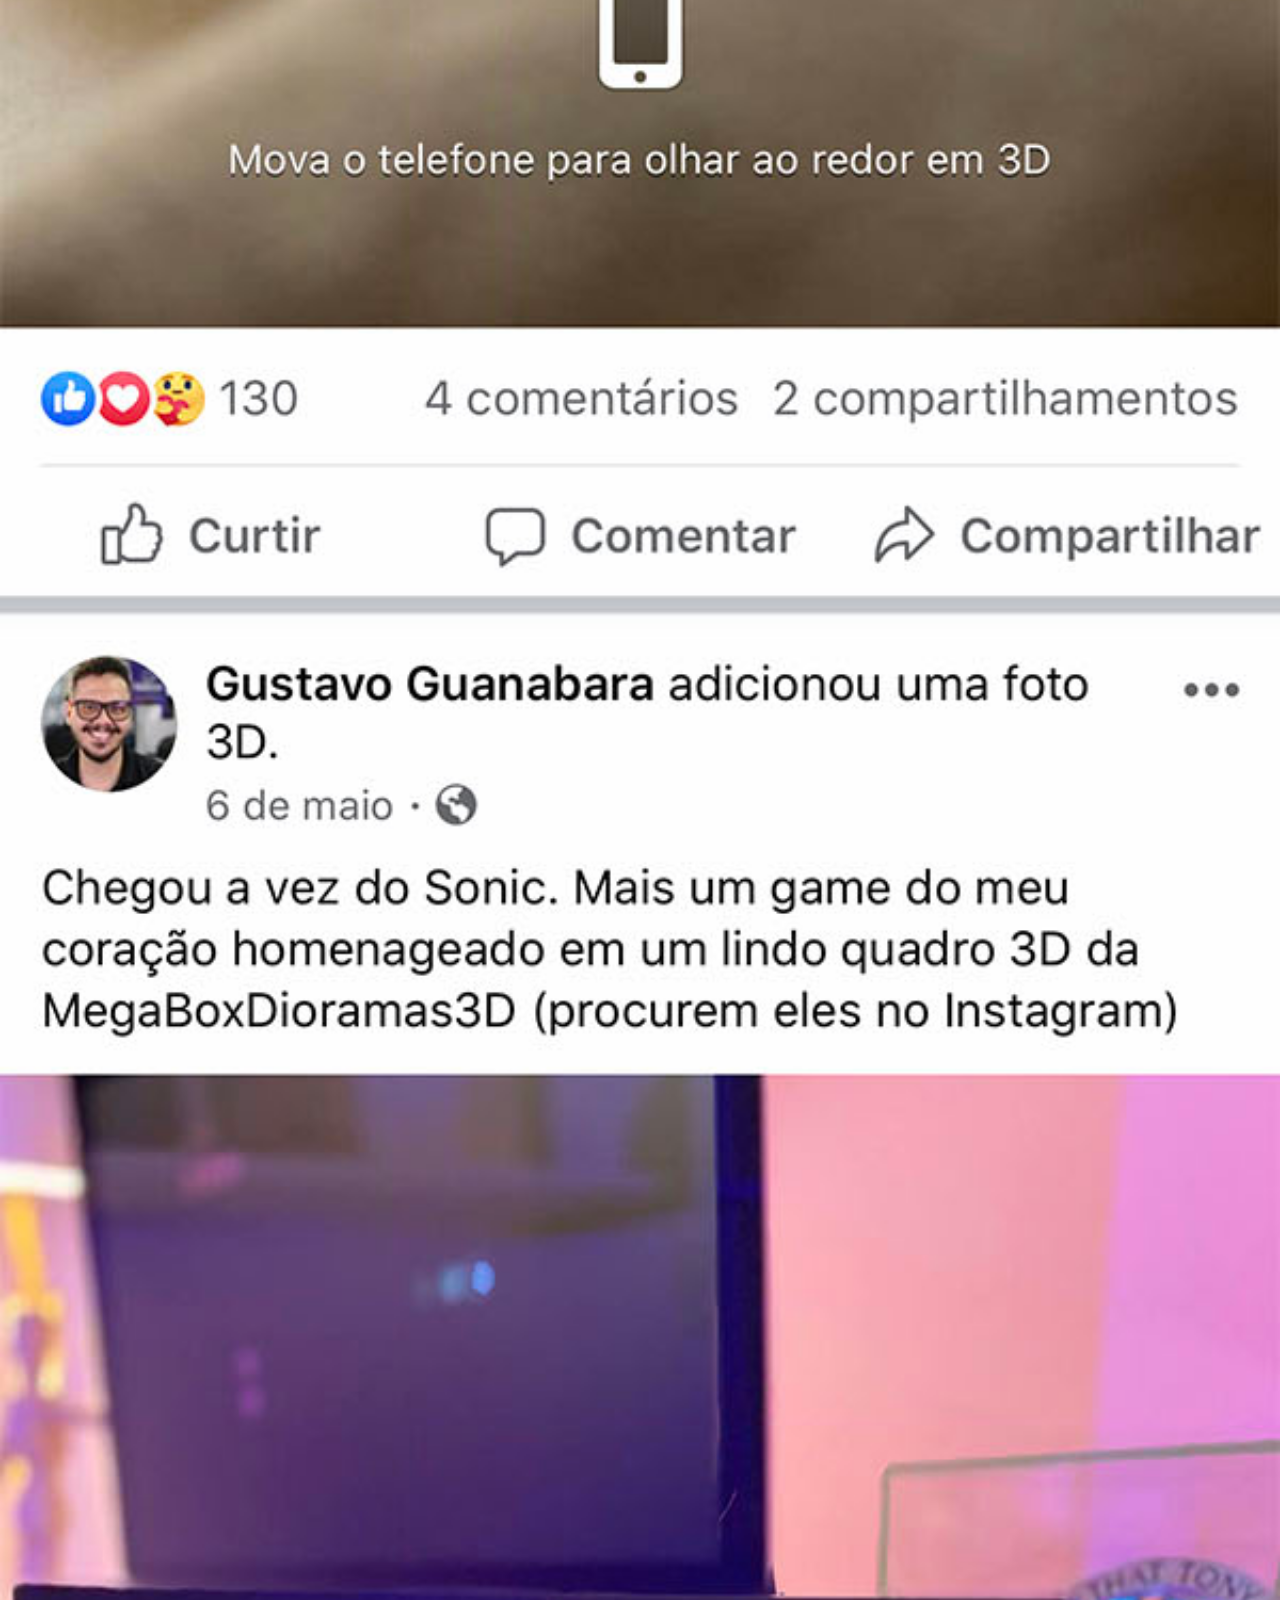
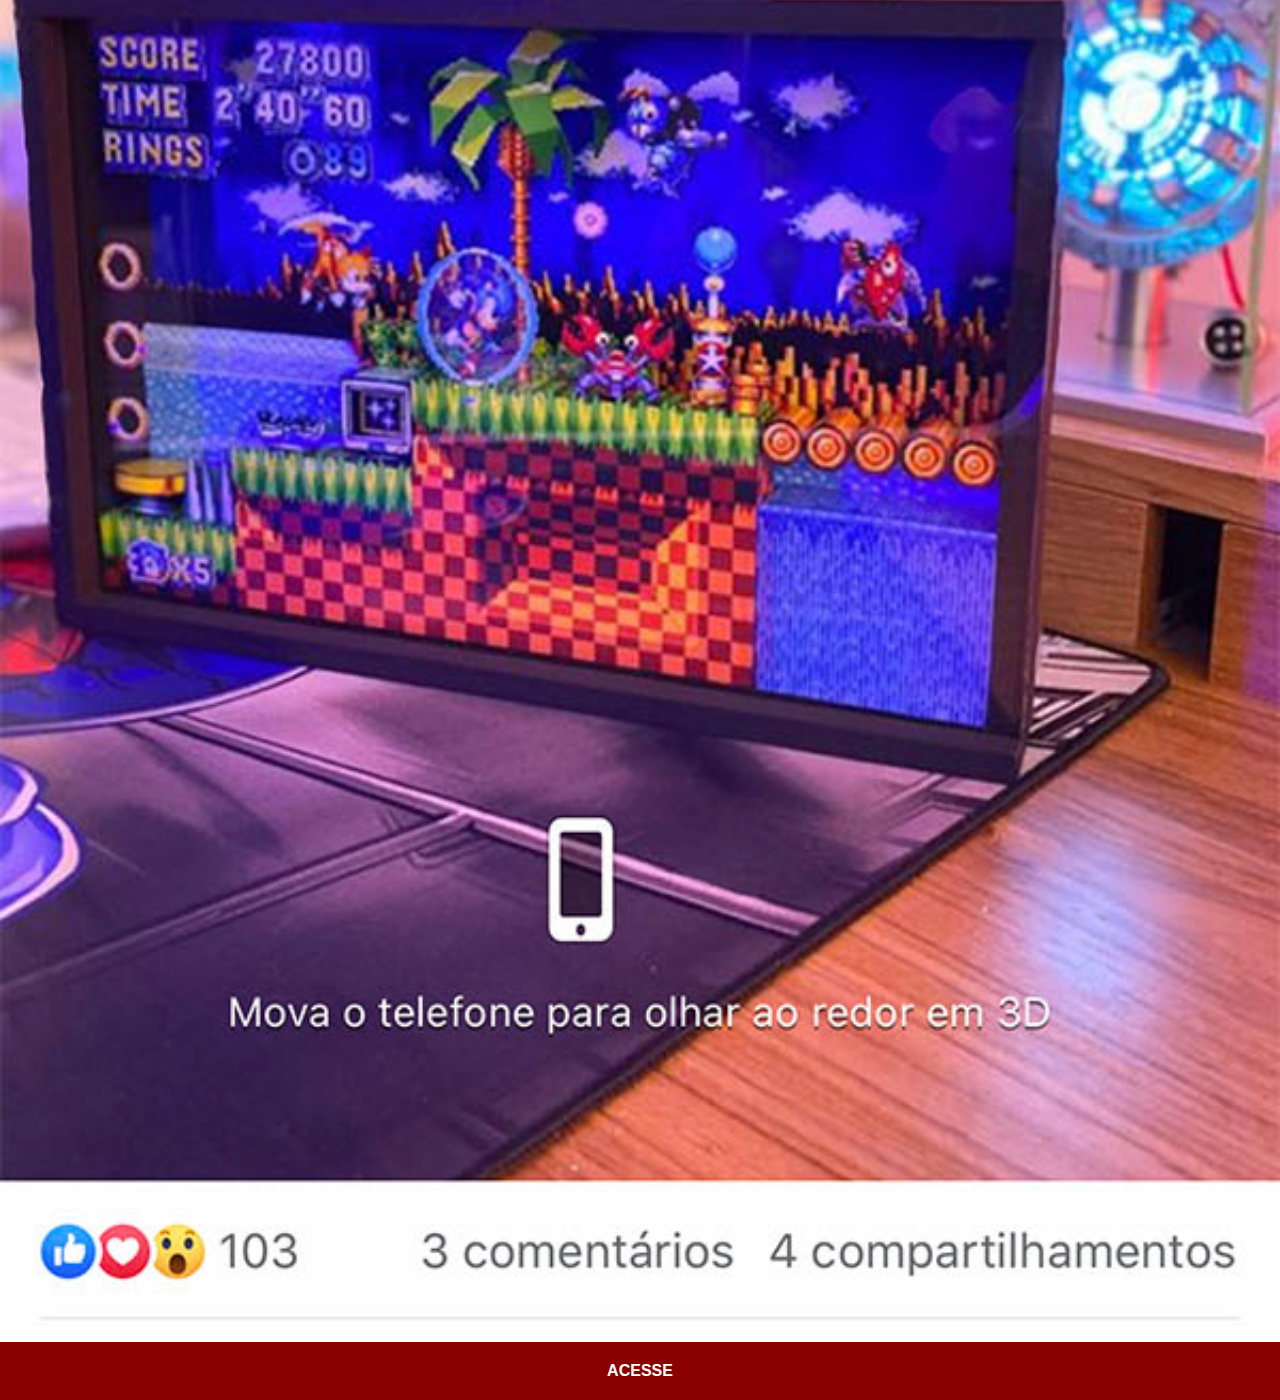
<file: projetos/social/facebook.html>
<!DOCTYPE html>
<html lang="pt-br">
<head>
    <meta charset="UTF-8">
    <meta name="viewport" content="width=device-width, initial-scale=1.0">
    <link rel="stylesheet" href="estilos/social.css">
    <title>Facebook</title>

</head>
<body>
    <img src="imagens/tela-facebook.jpg" alt="youtube">
    <a href="https://www.facebook.com/?locale=pt_BR" target="_blank">ACESSE</a>
</body>
</html>
</file>
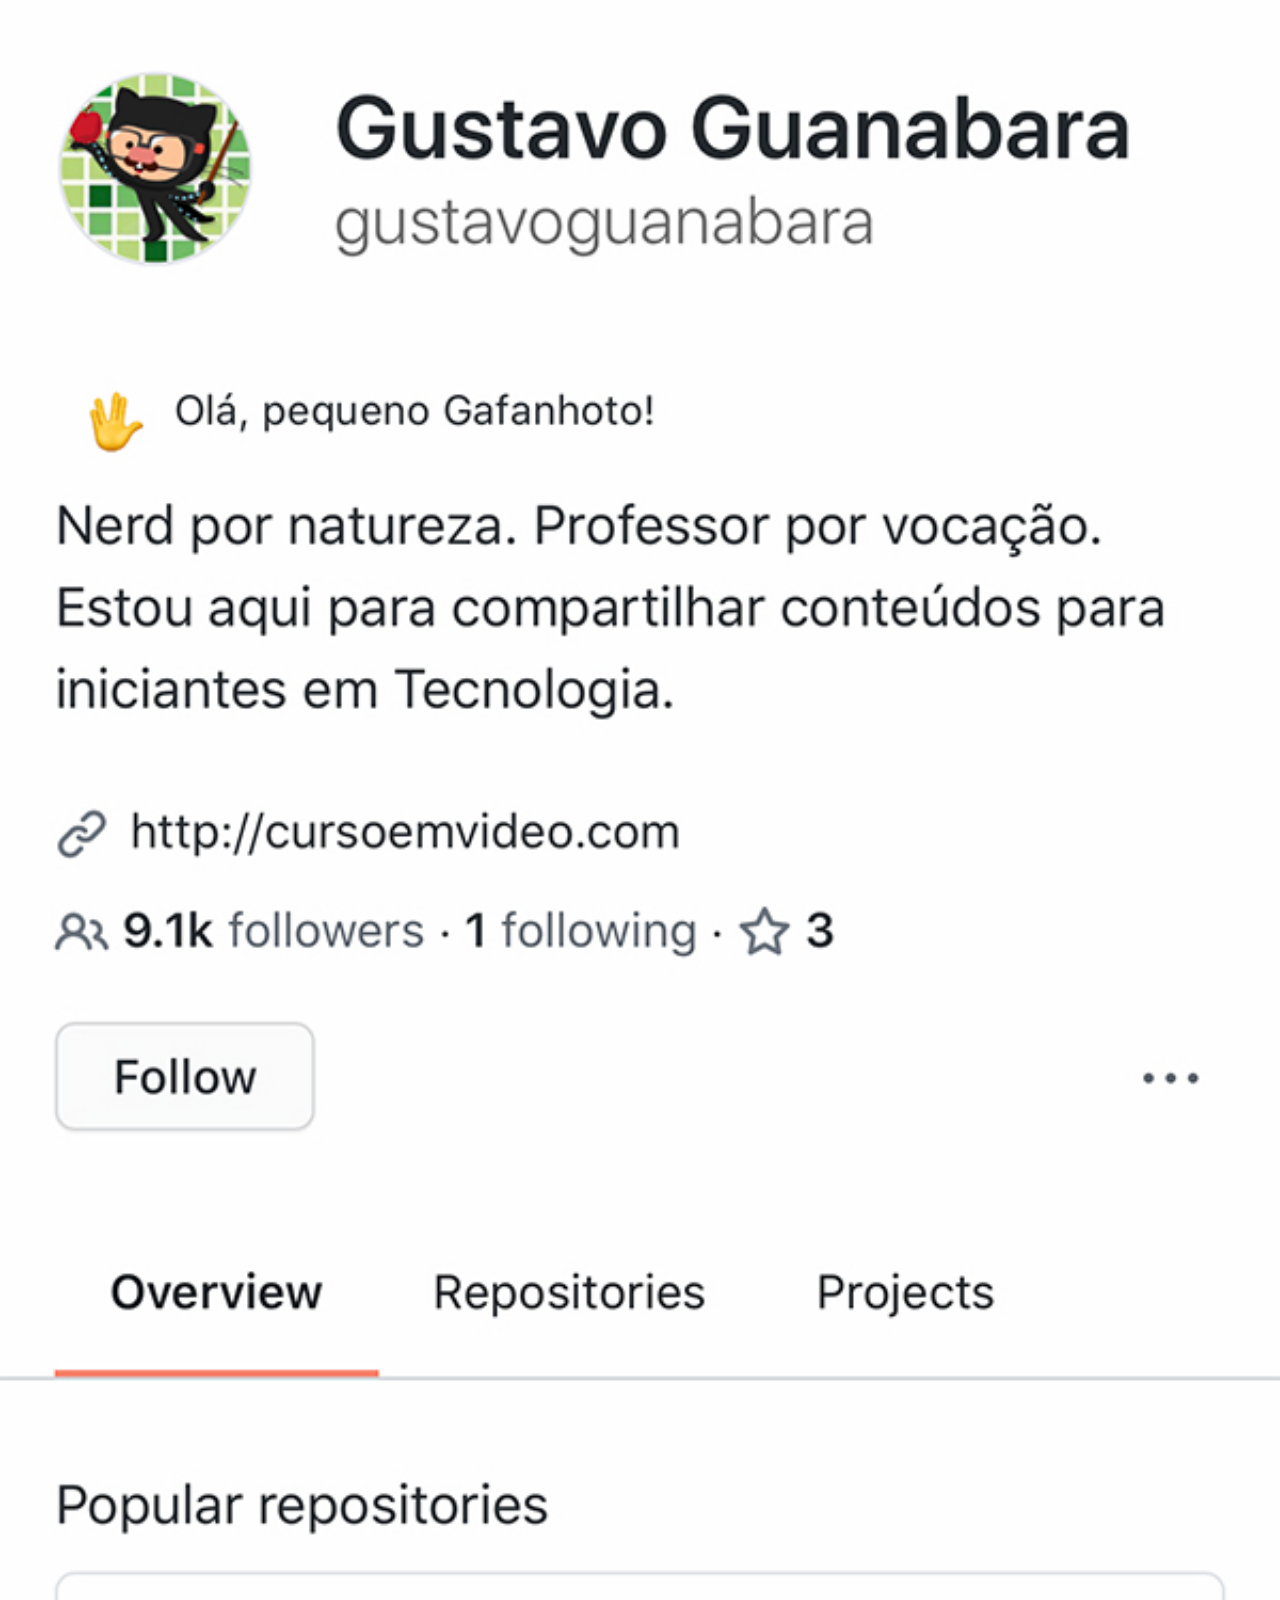
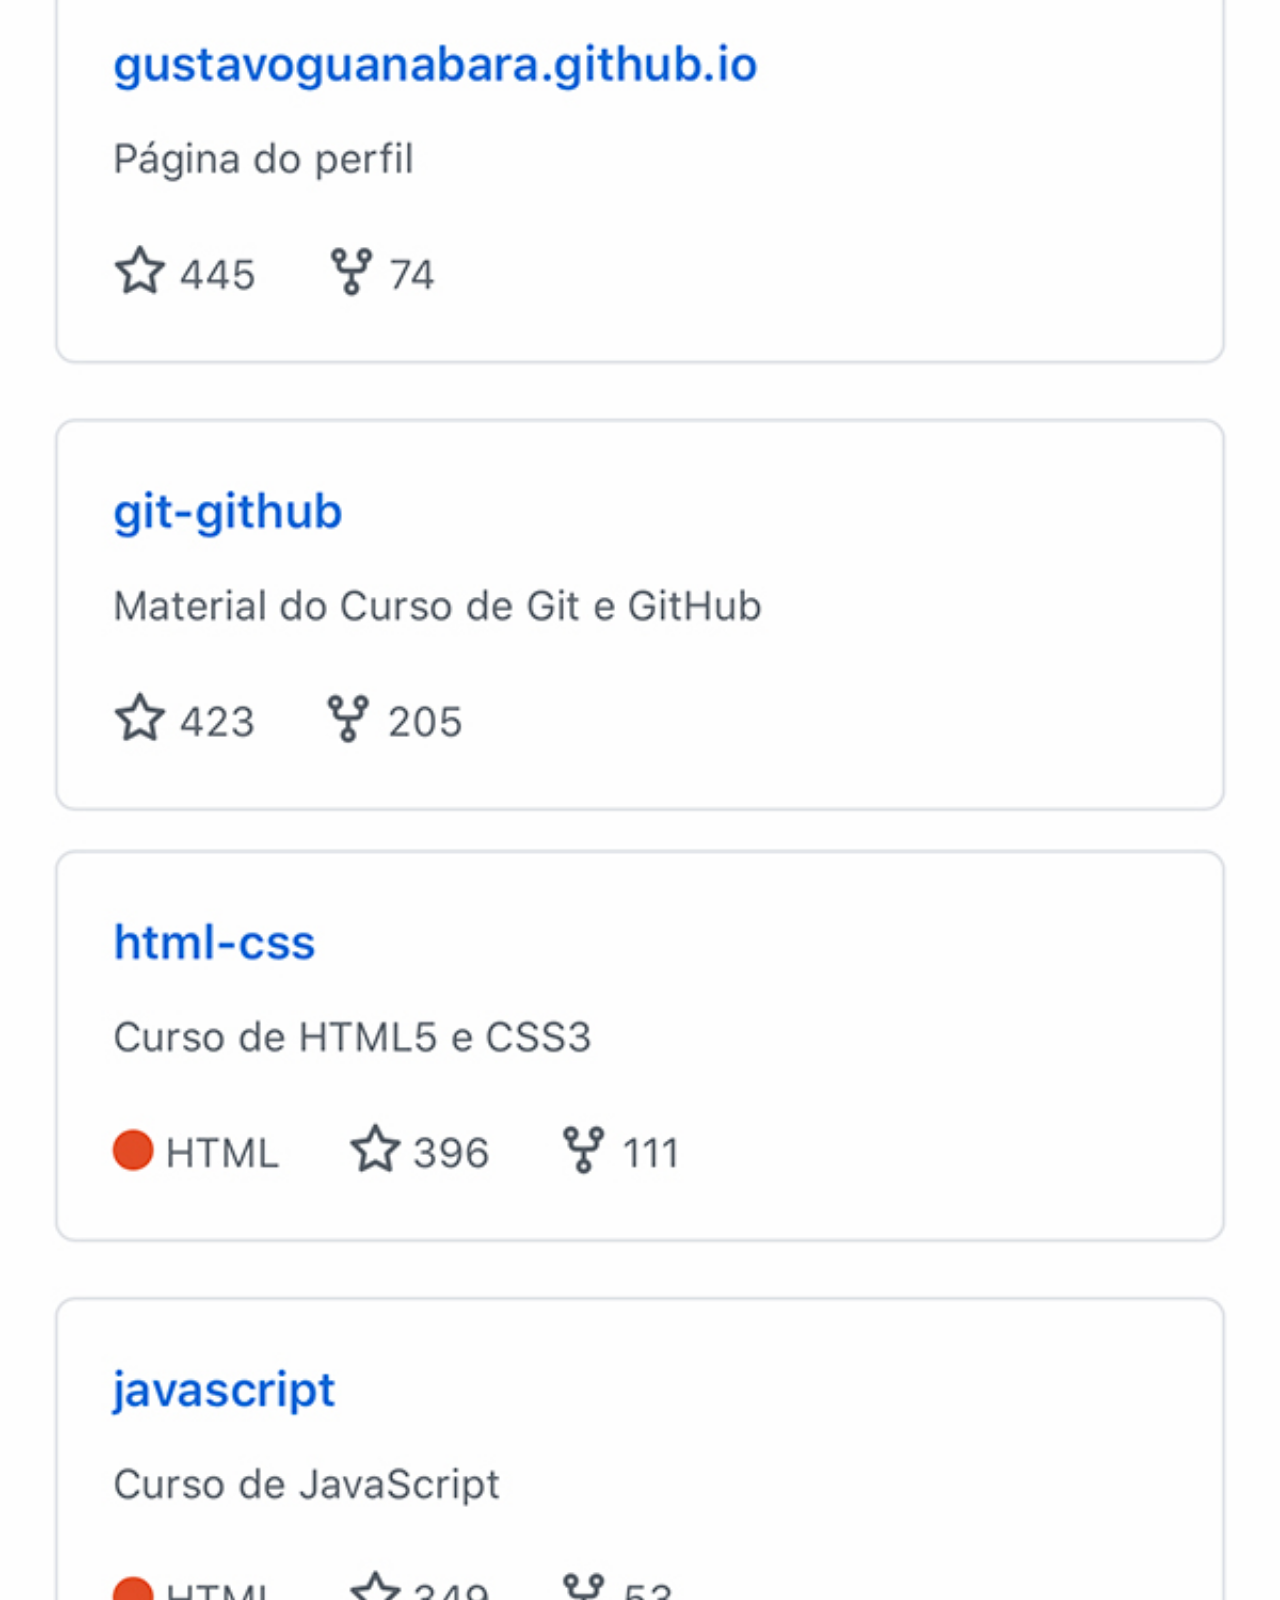
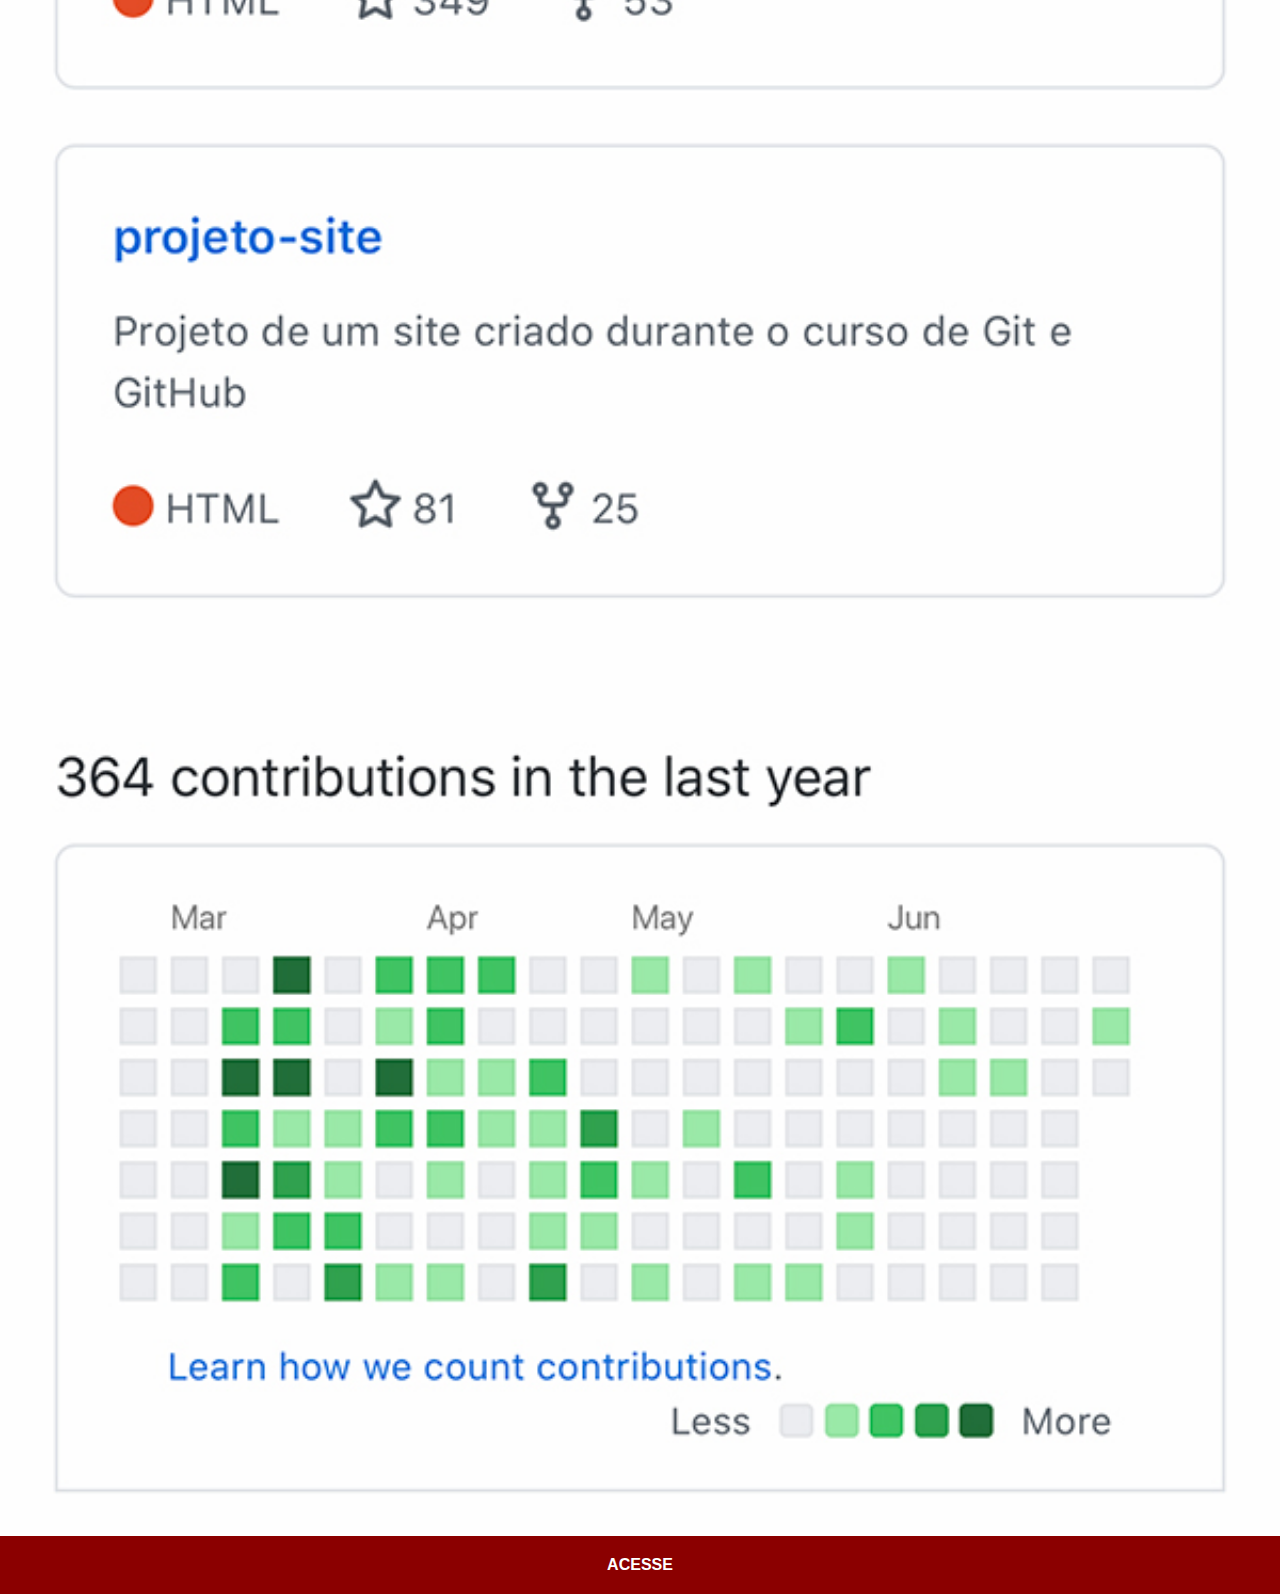
<file: projetos/social/github.html>
<!DOCTYPE html>
<html lang="pt-br">
<head>
    <meta charset="UTF-8">
    <meta name="viewport" content="width=device-width, initial-scale=1.0">
    <link rel="stylesheet" href="estilos/social.css">
    <title>Github</title>

</head>
<body>
    <img src="imagens/tela-github.jpg" alt="Github">
    <a href="https://github.com/erickhq" target="_blank">ACESSE</a>
</body>
</html>
</file>
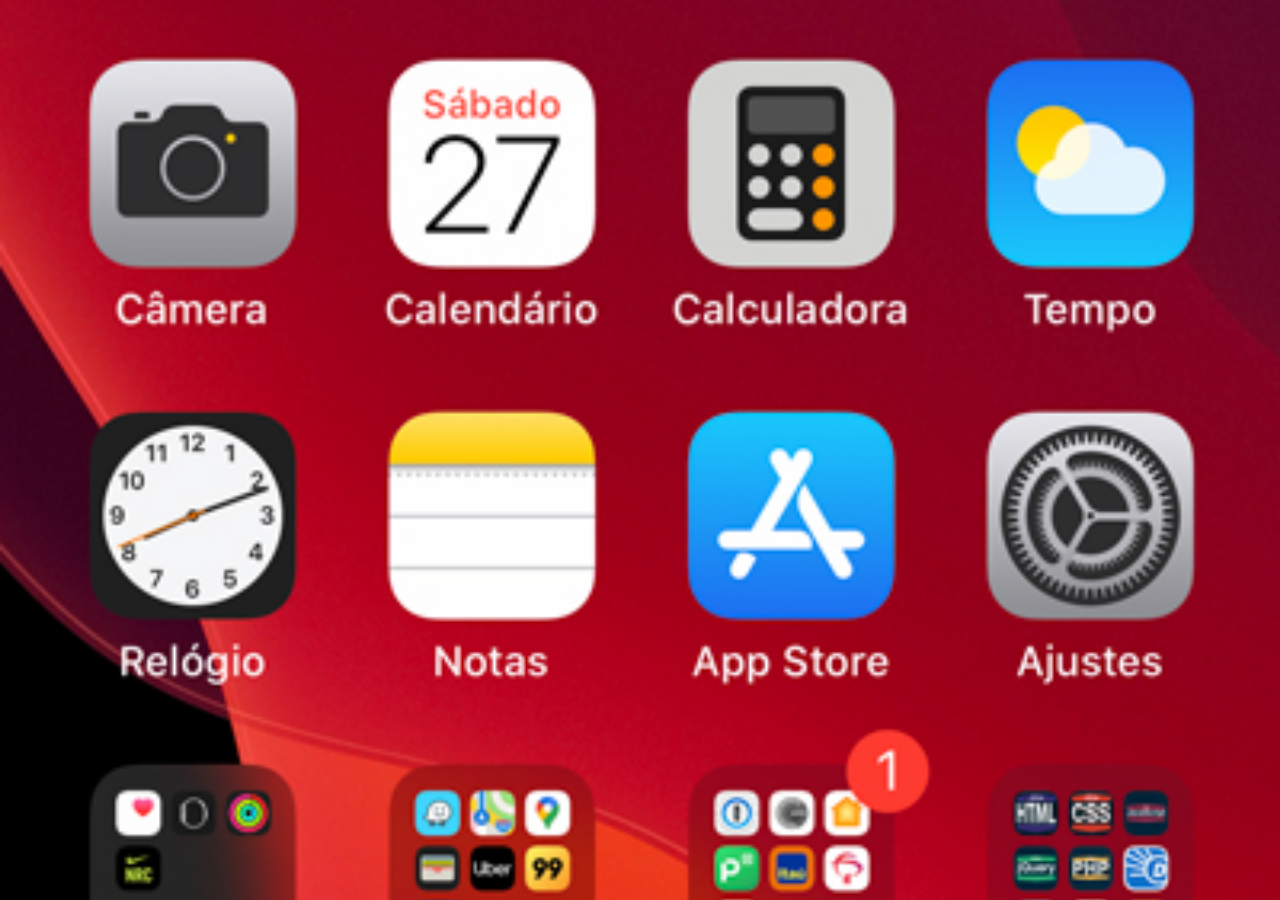
<file: projetos/social/home.html>
<!DOCTYPE html>
<html lang="pt-br">
<head>
    <meta charset="UTF-8">
    <meta name="viewport" content="width=device-width, initial-scale=1.0">
    <title>Home</title>
</head>
<style>
    *{
        margin: 0px;
        padding: 0px;
    }

    body{
        width: 100vh;
        height: 100vh;
        background: black url(imagens/tela-home.jpg) no-repeat top center;
        background-size: cover;
    }

    ::-webkit-scrollbar {
            width: 0px;
            height: 0px;
        }
</style>
<body>
    
</body>
</html>
</file>
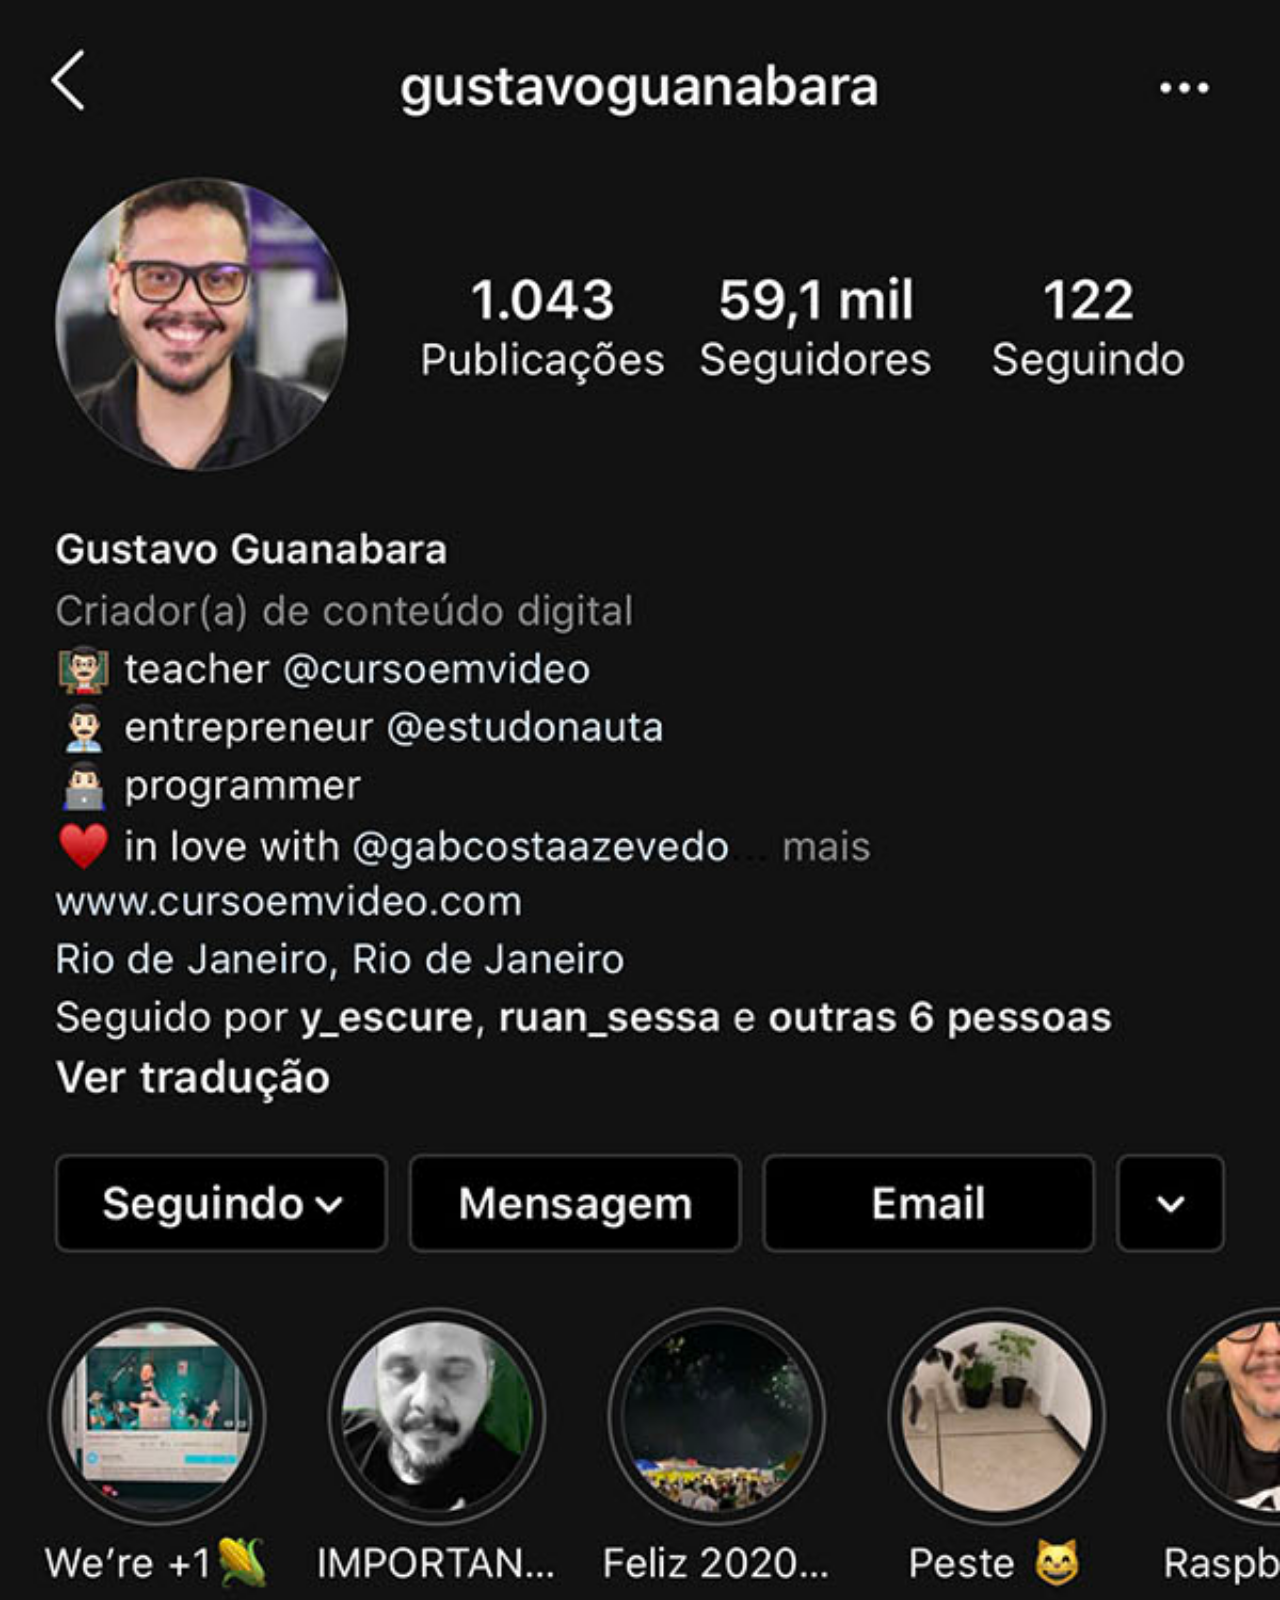
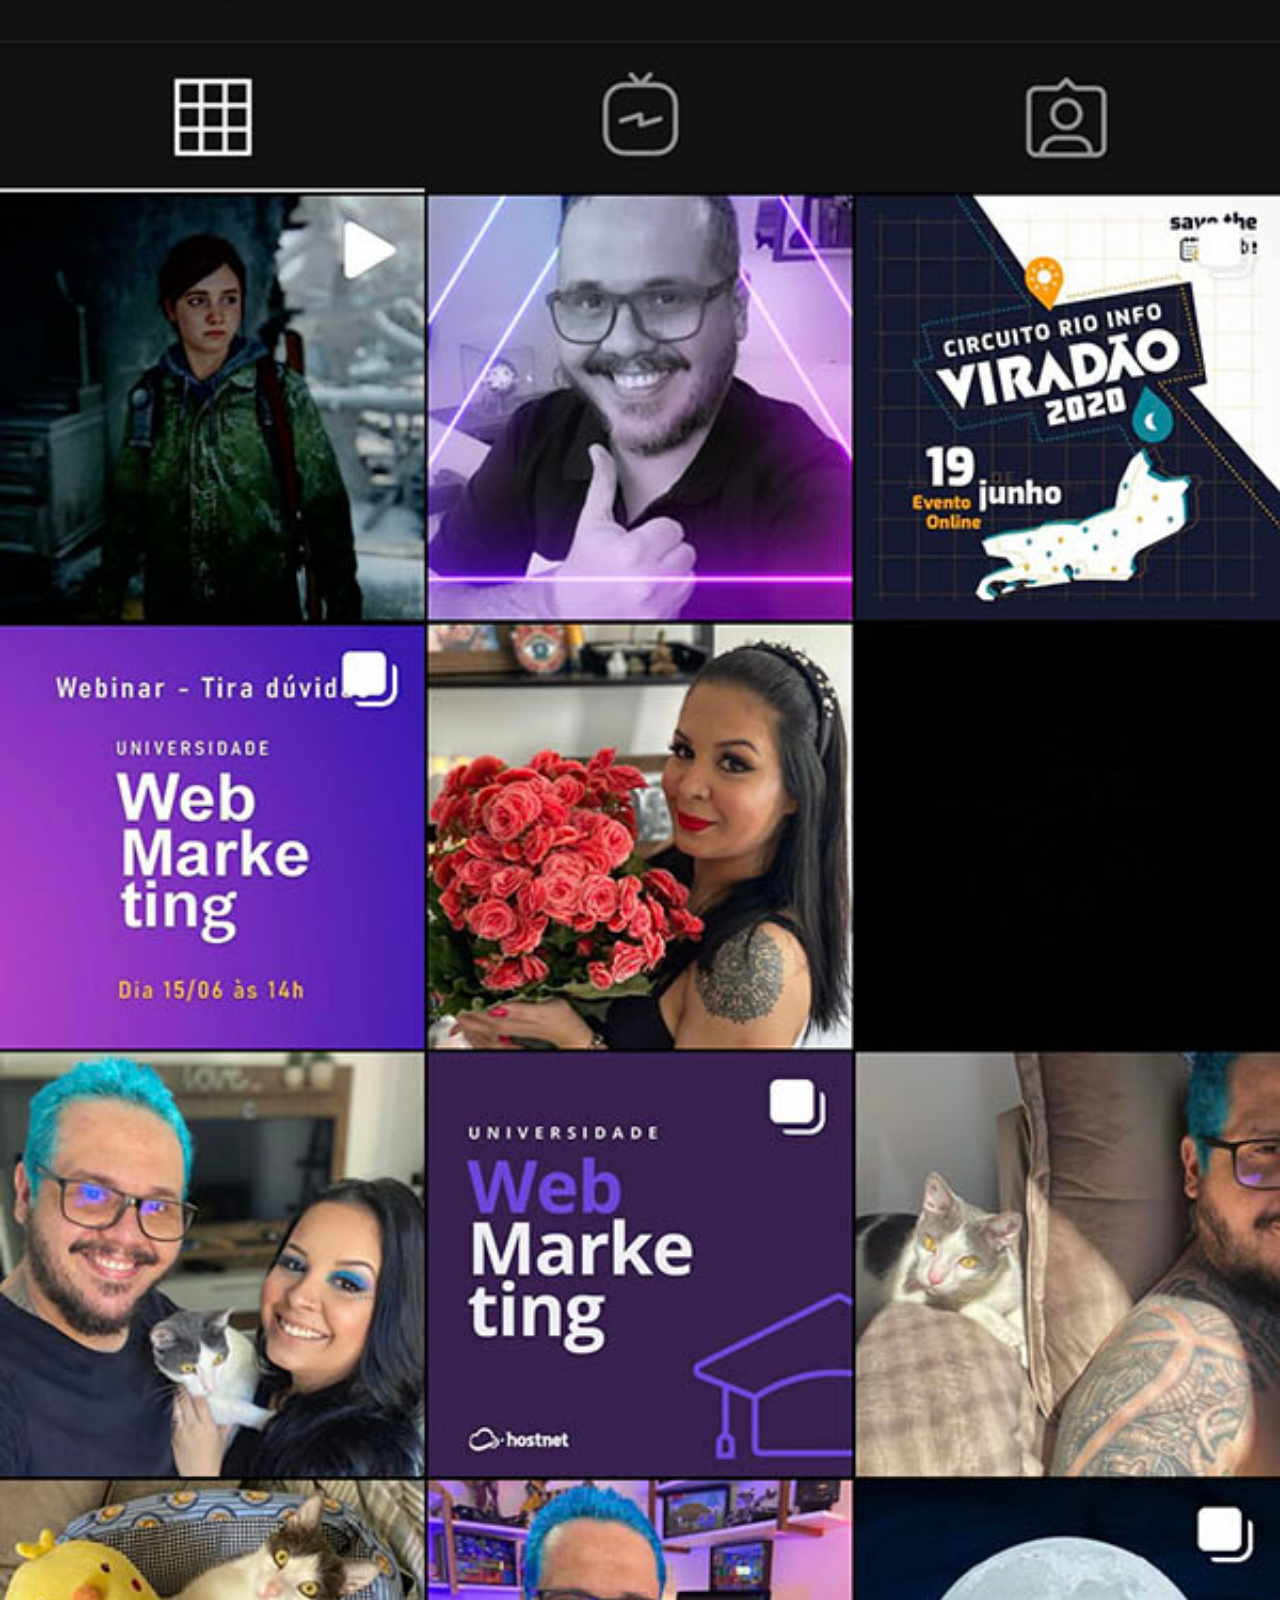
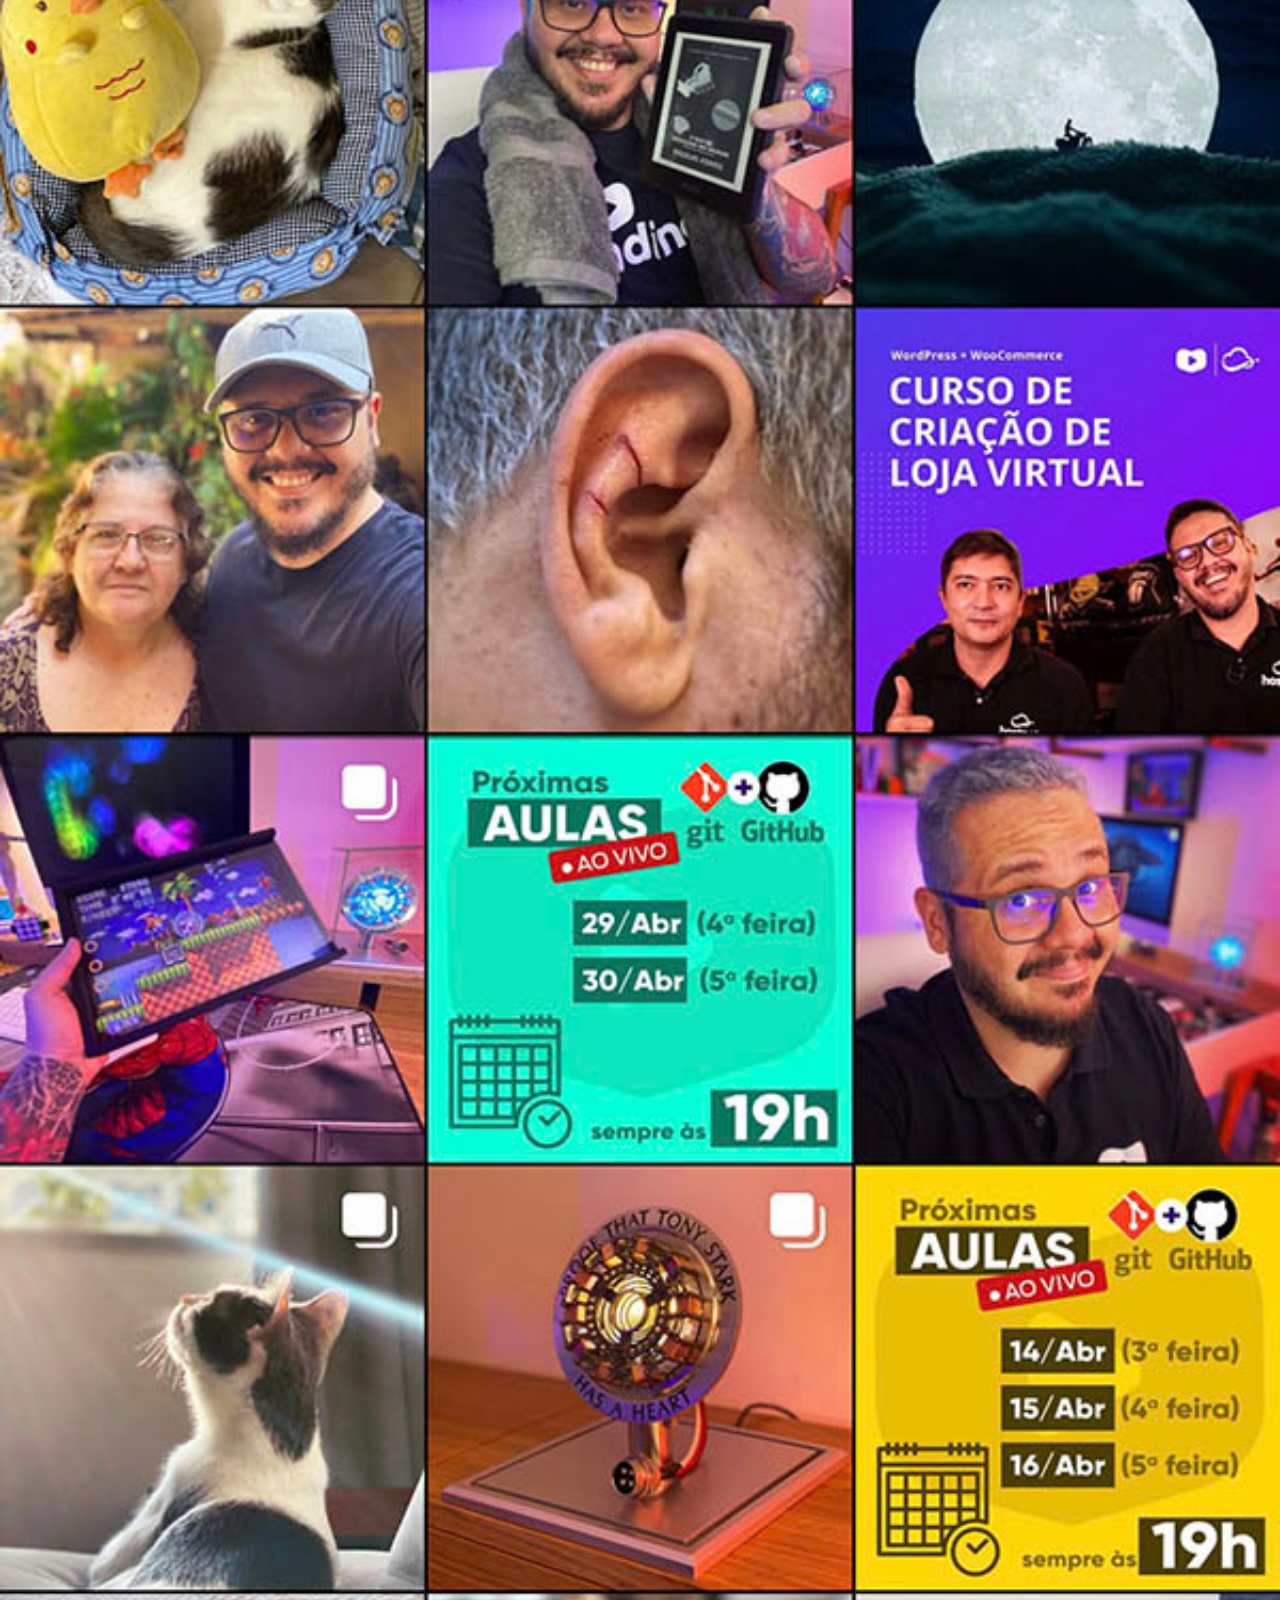
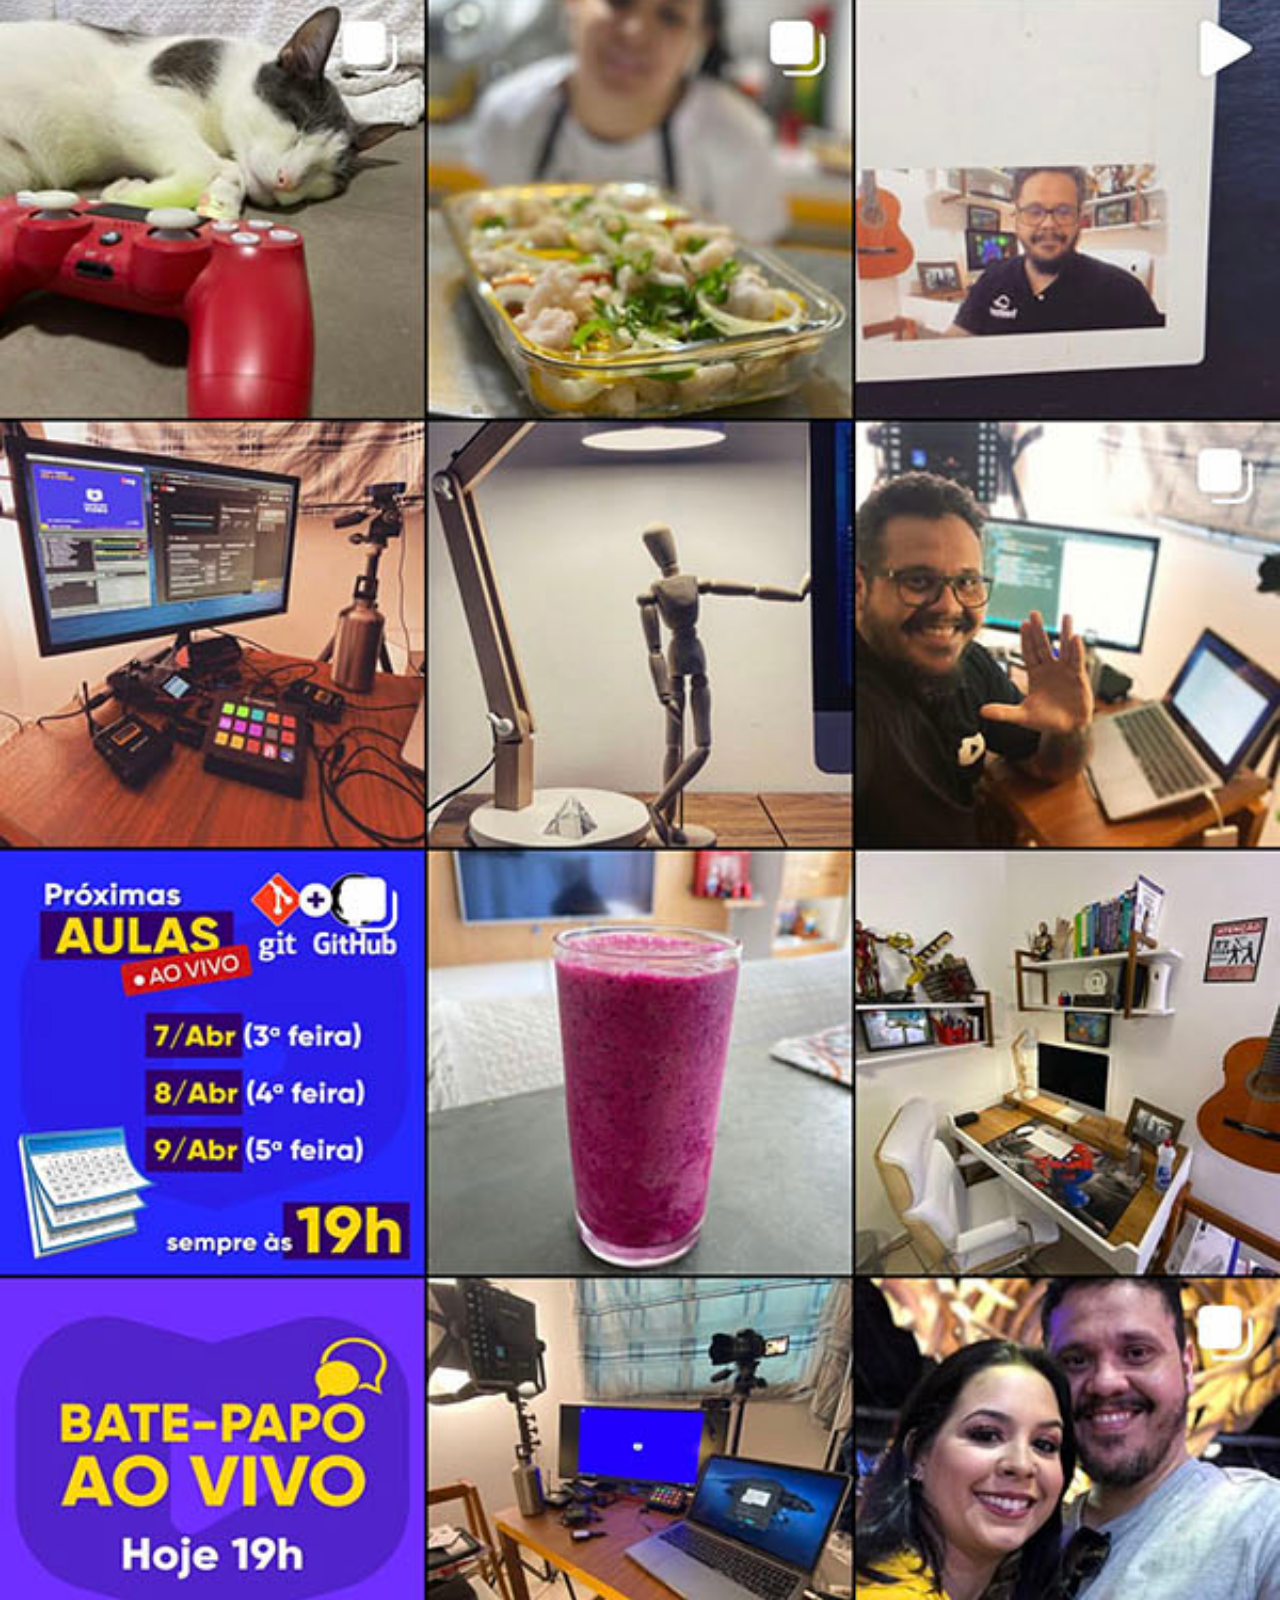
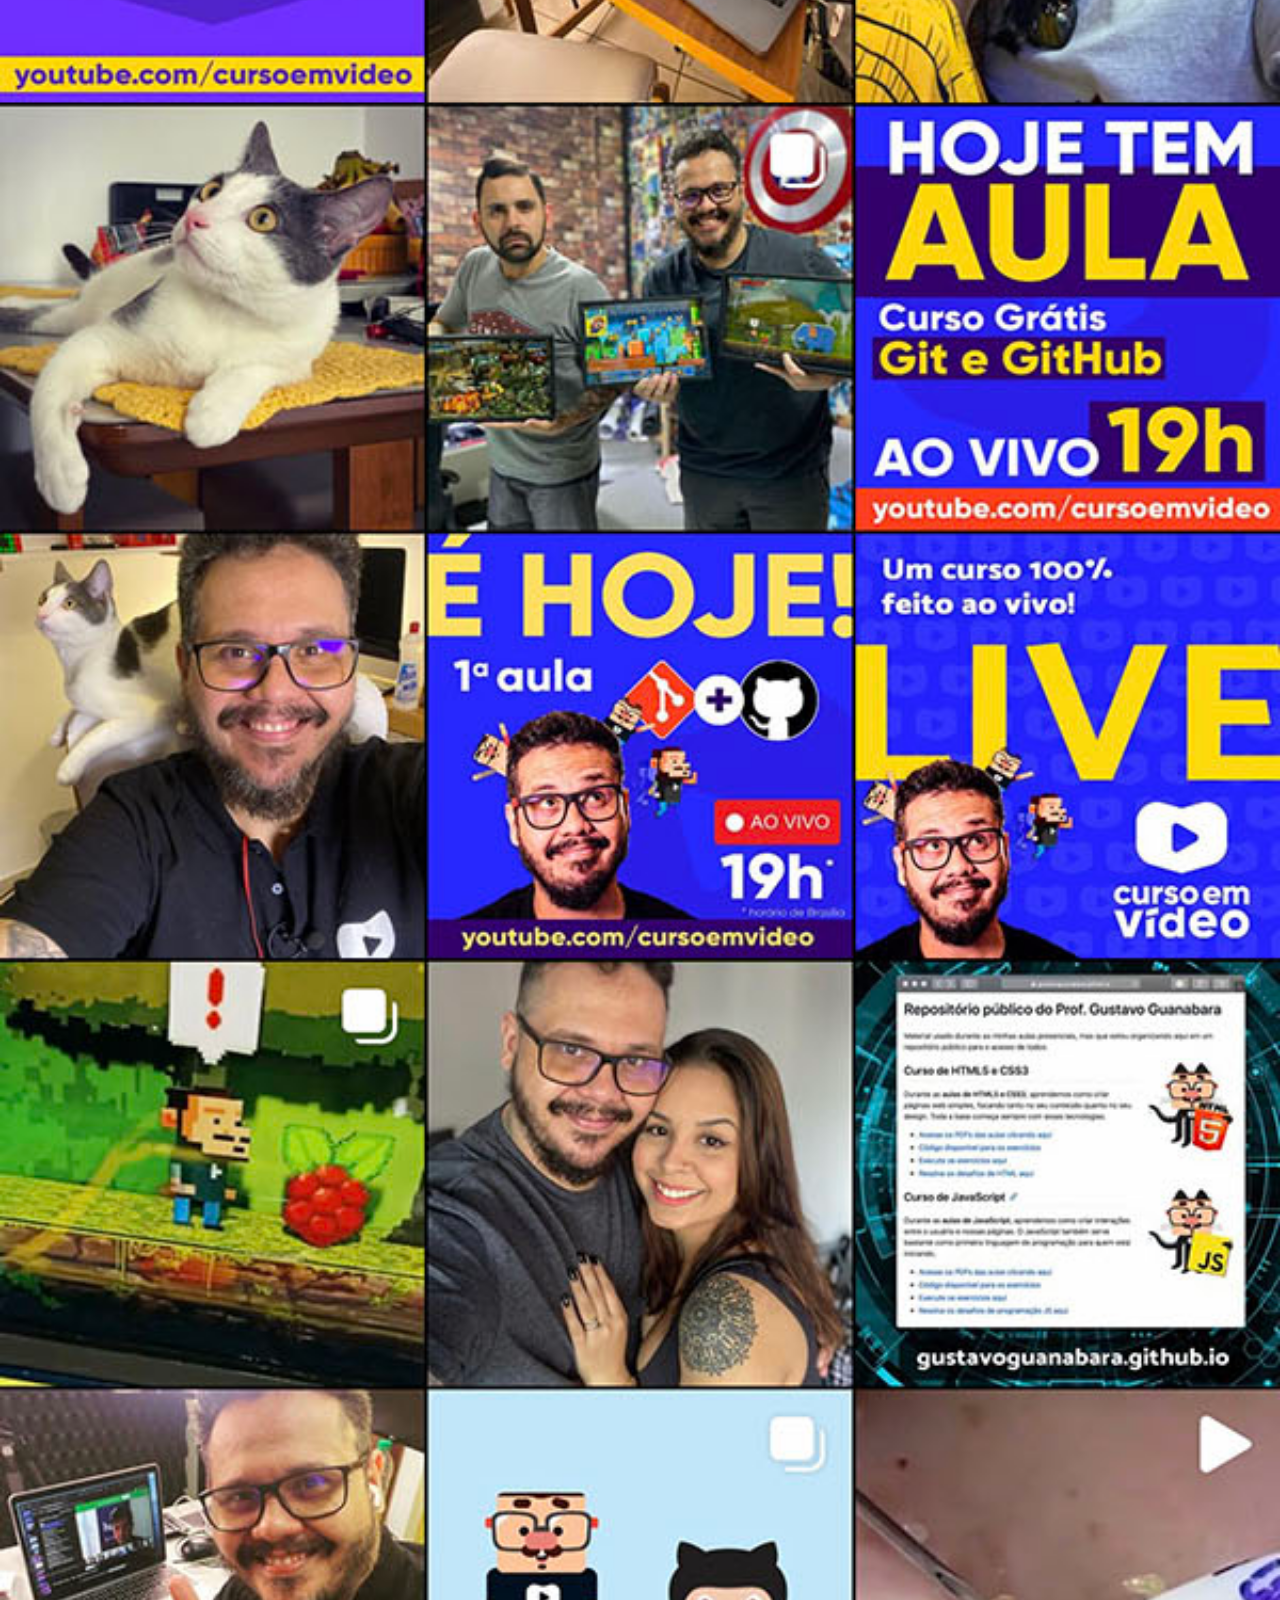
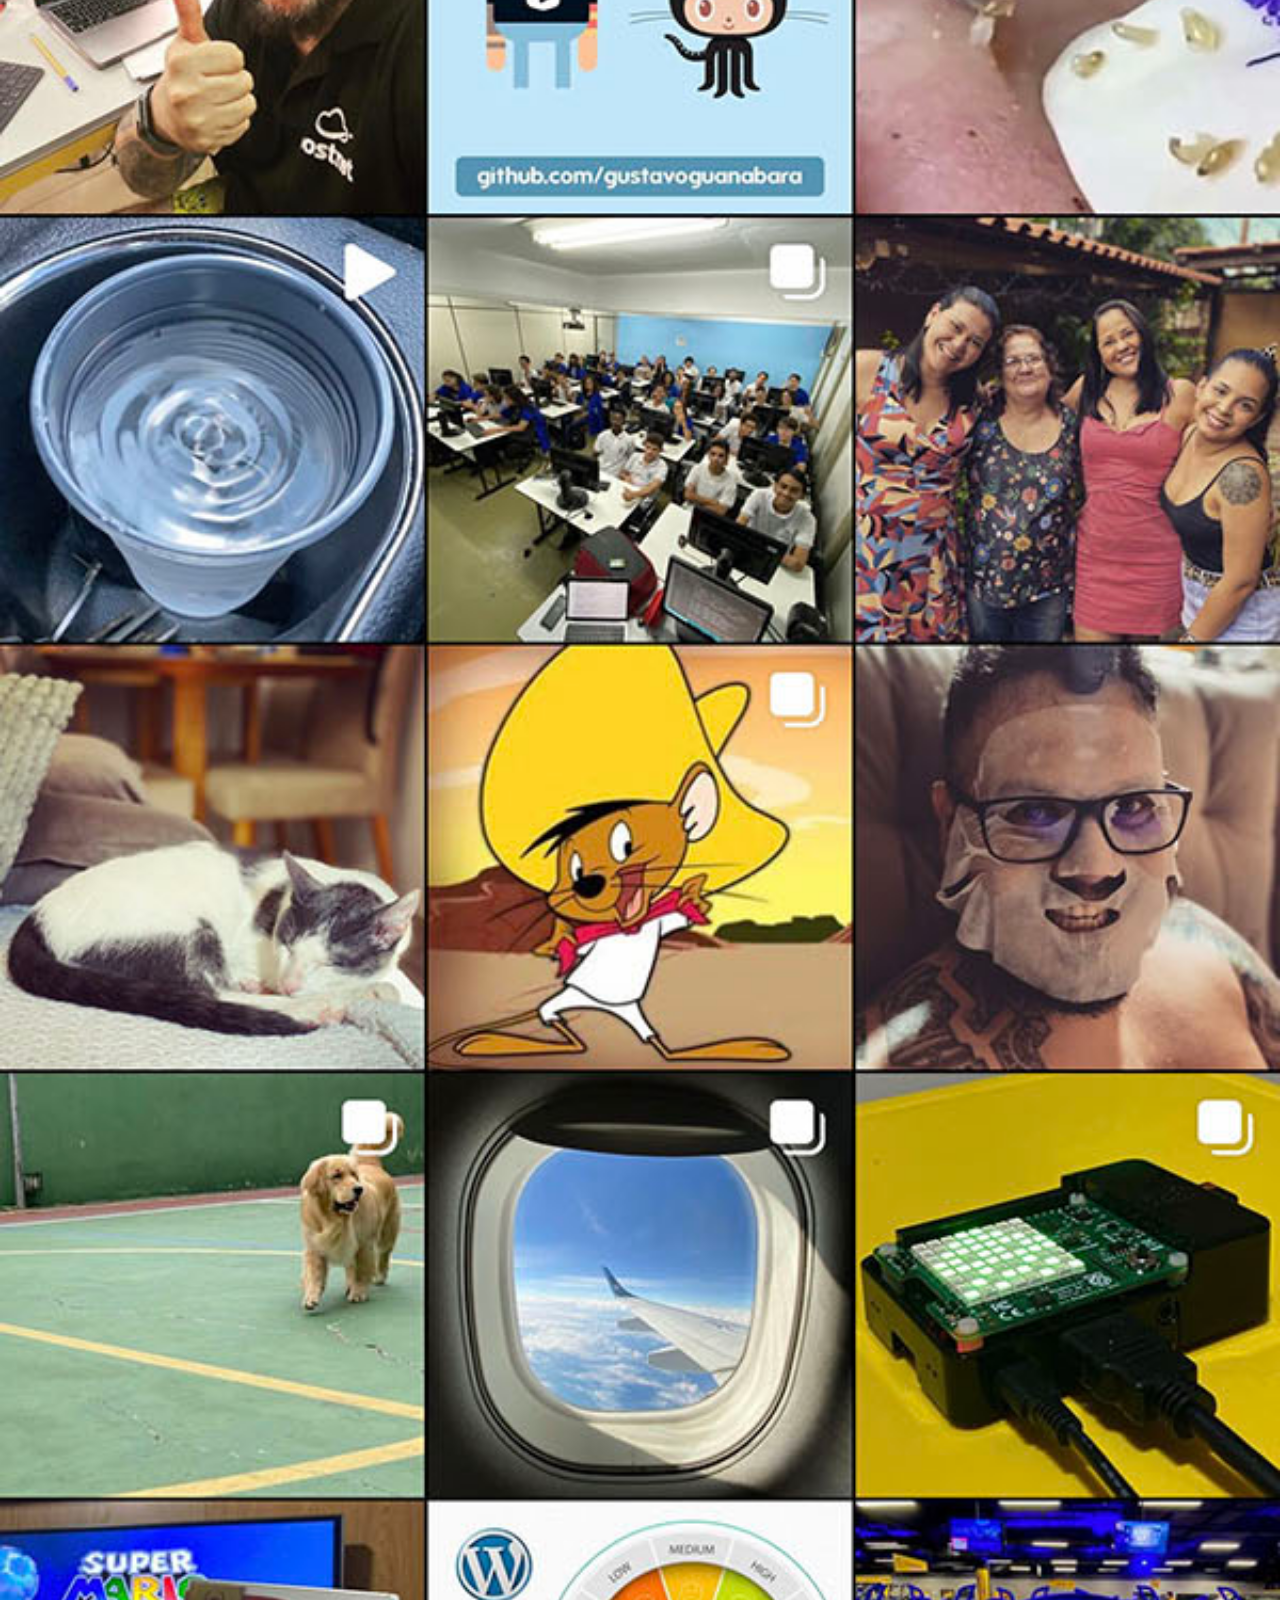
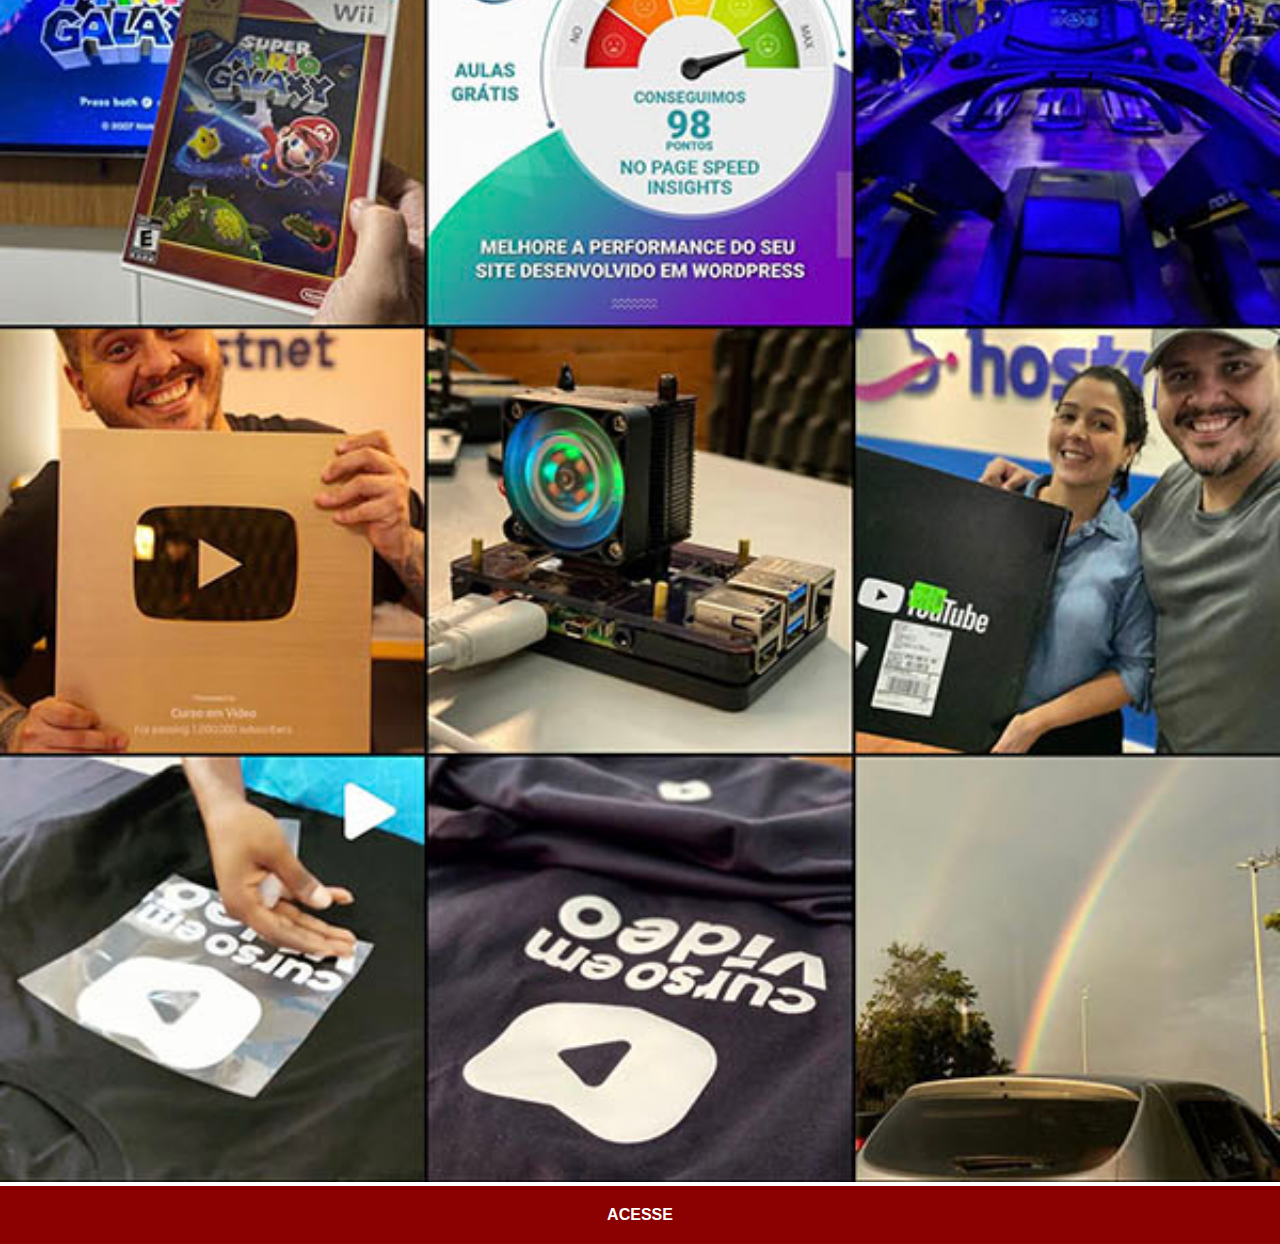
<file: projetos/social/instagram.html>
<!DOCTYPE html>
<html lang="pt-br">
<head>
    <meta charset="UTF-8">
    <meta name="viewport" content="width=device-width, initial-scale=1.0">
    <link rel="stylesheet" href="estilos/social.css">
    <title>Instagram</title>

</head>
<body>
    <img src="imagens/tela-instagram.jpg" alt="Instagram">
    <a href="https://www.instagram.com/erick.hq" target="_blank">ACESSE</a>
</body>
</html>
</file>
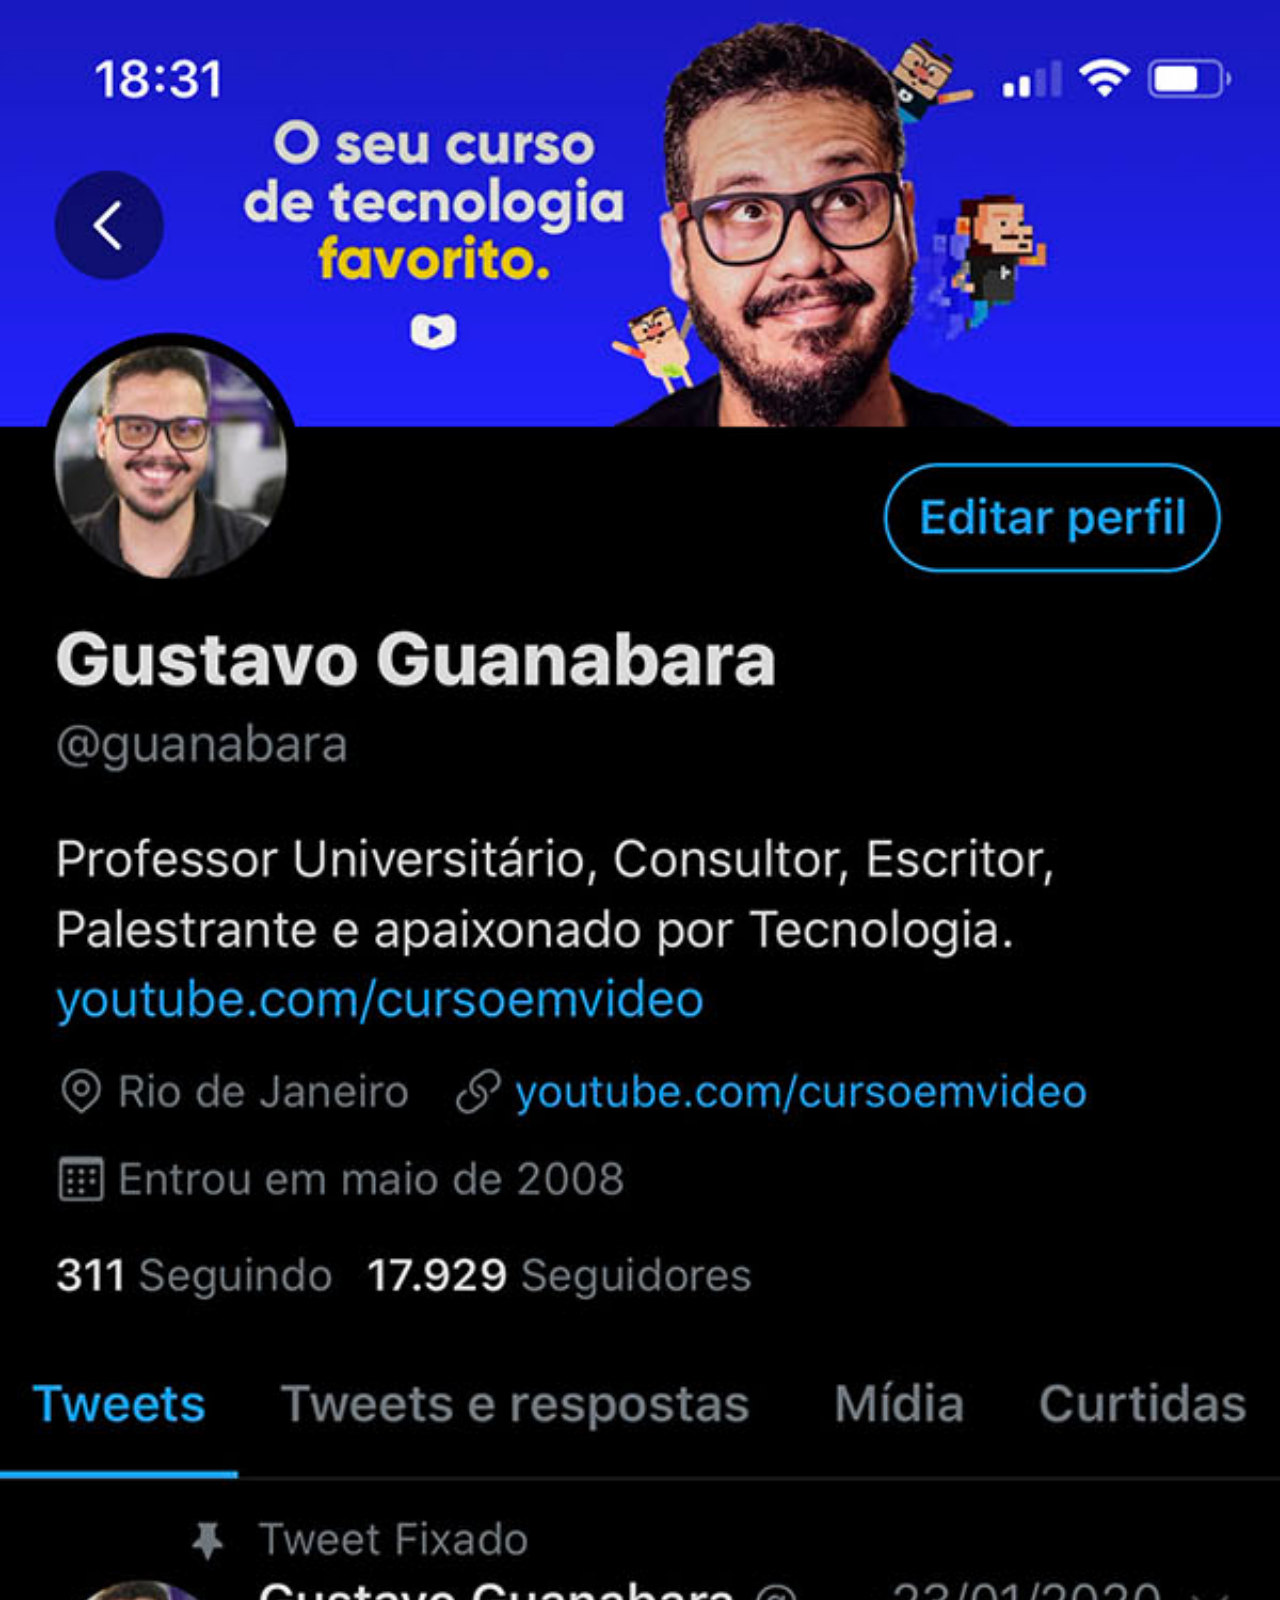
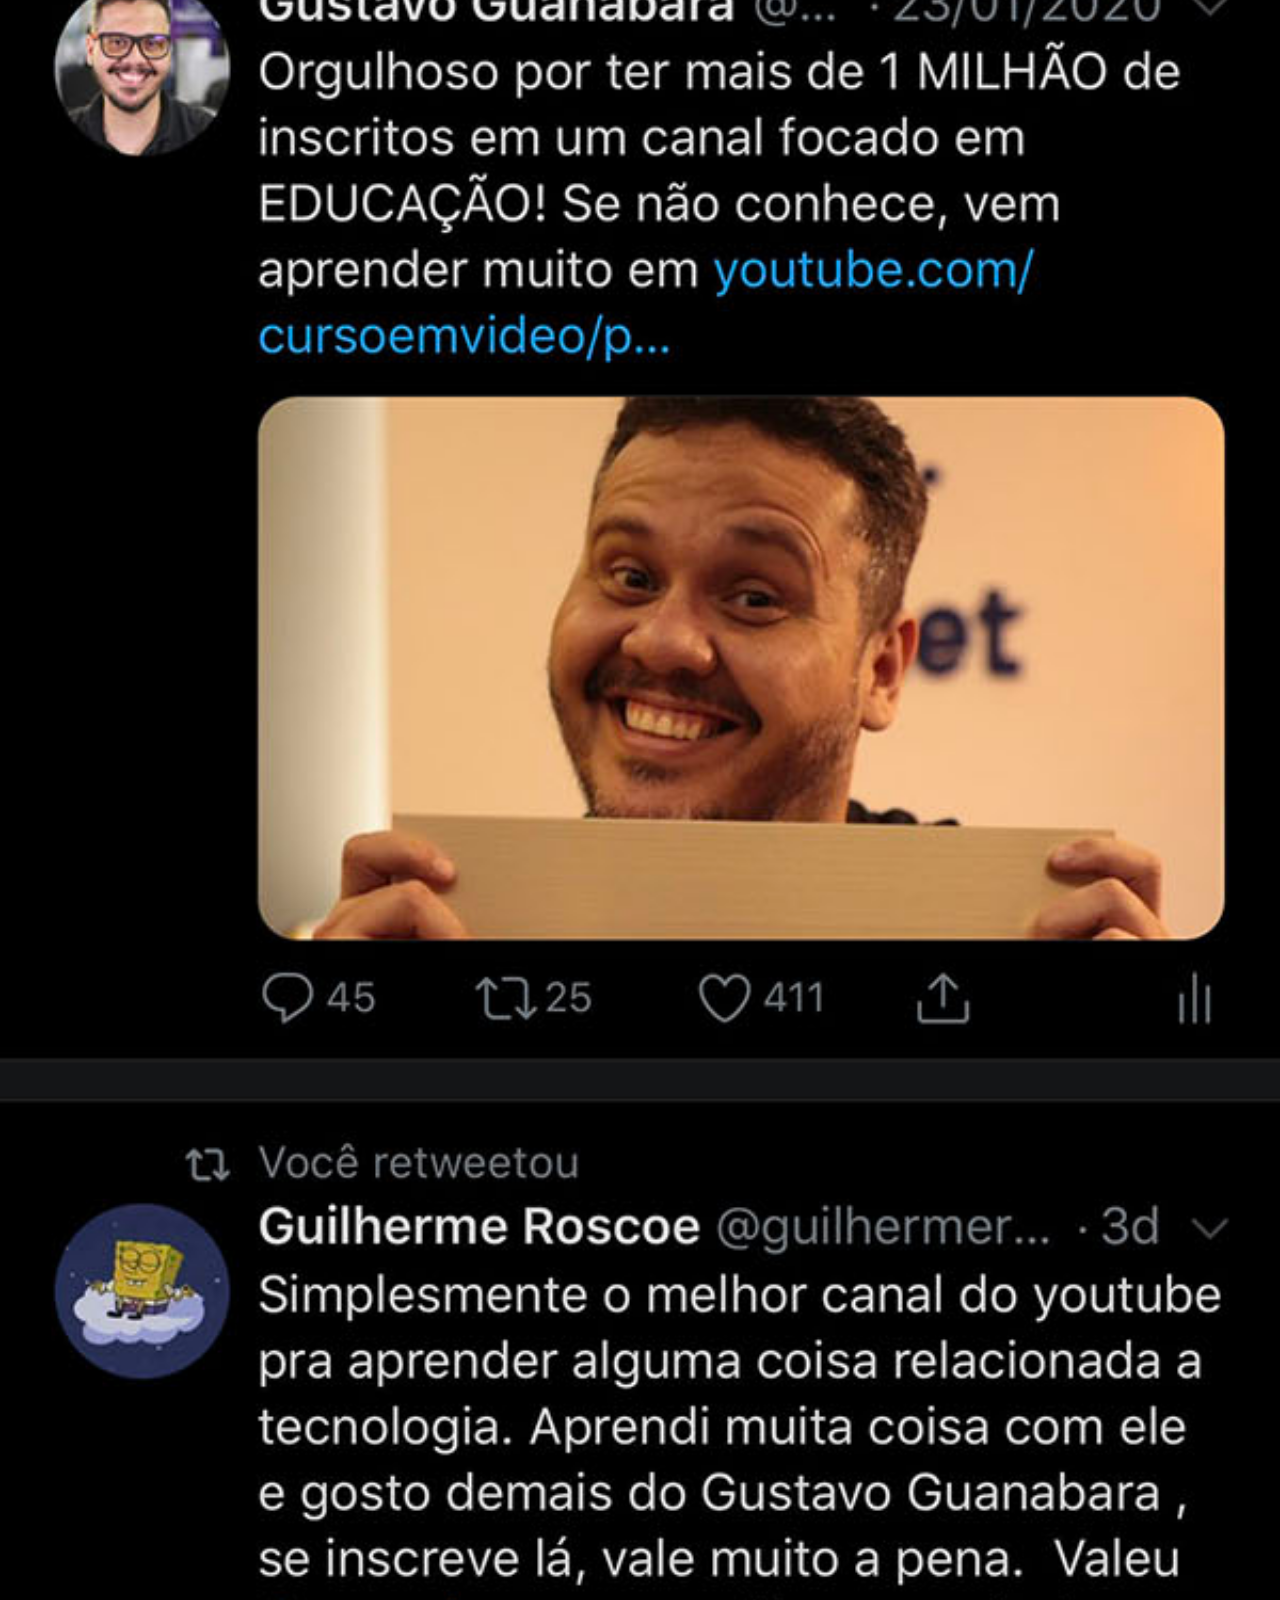
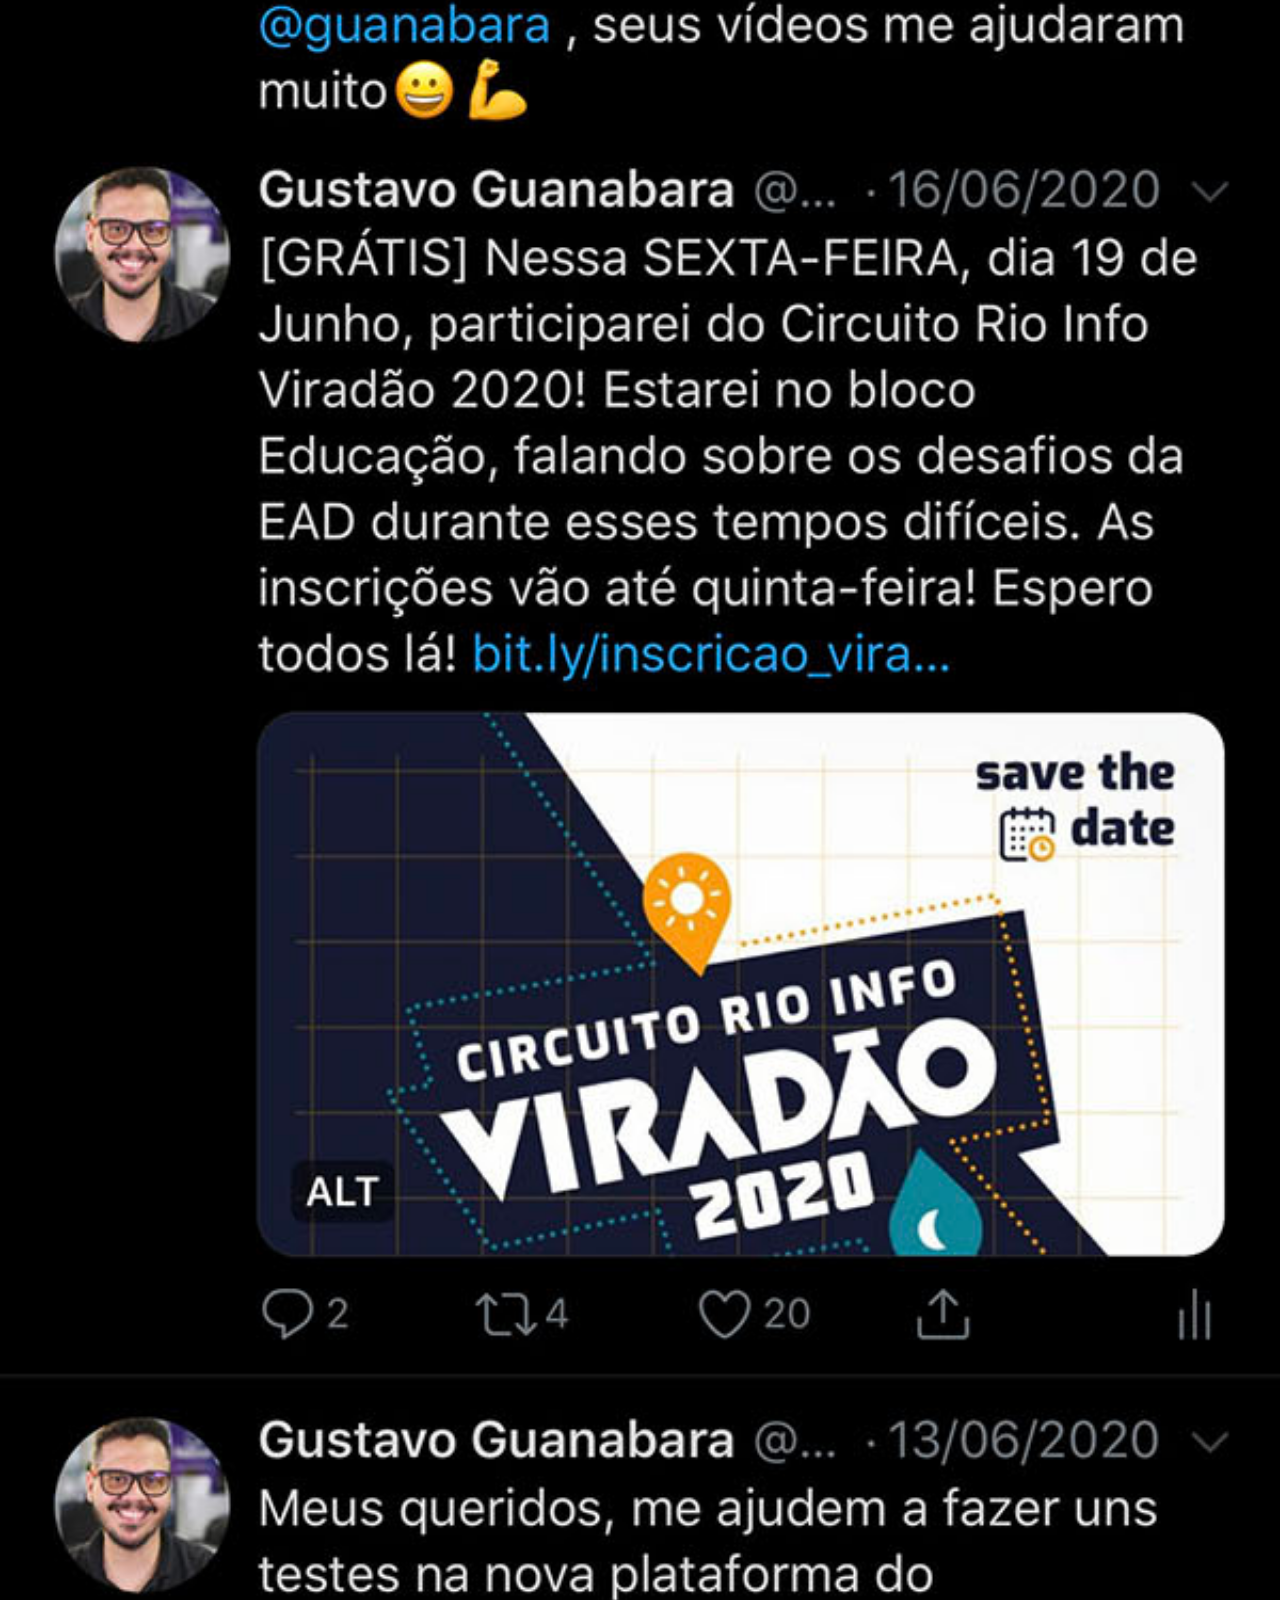
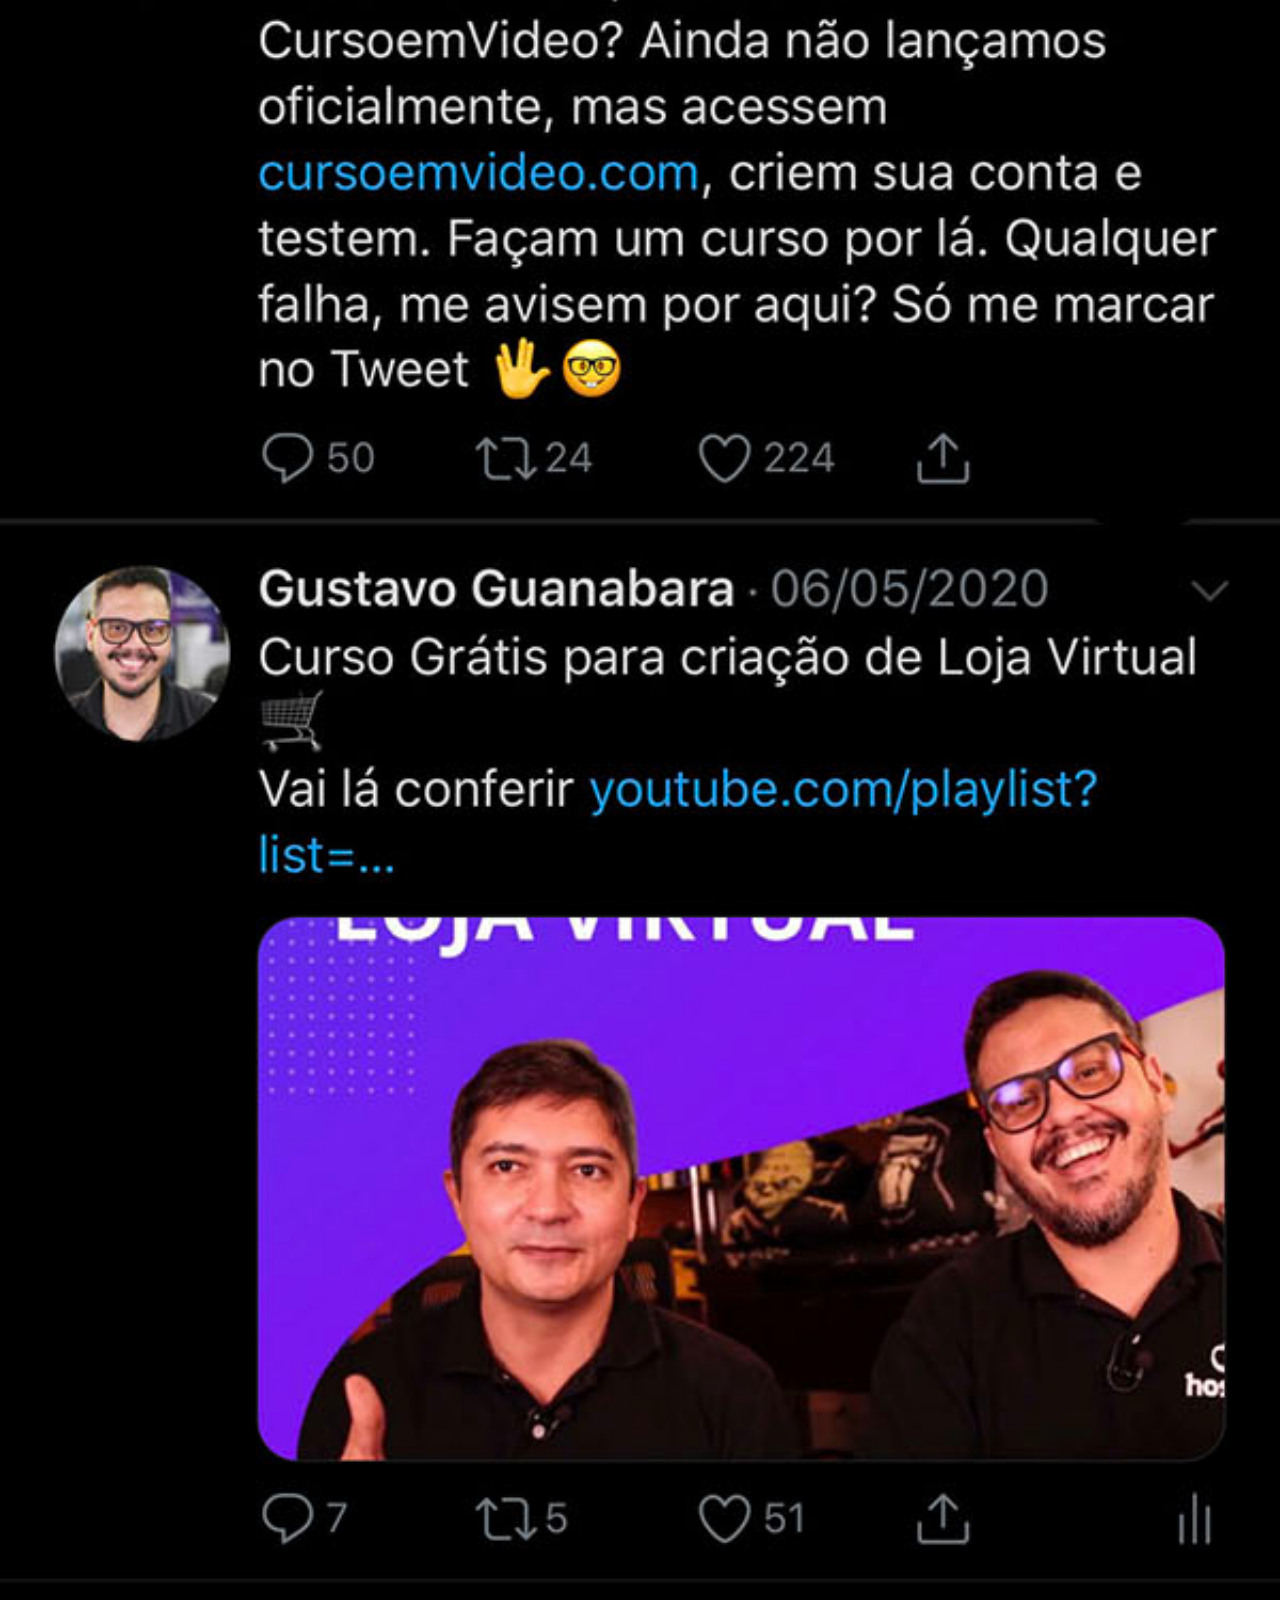
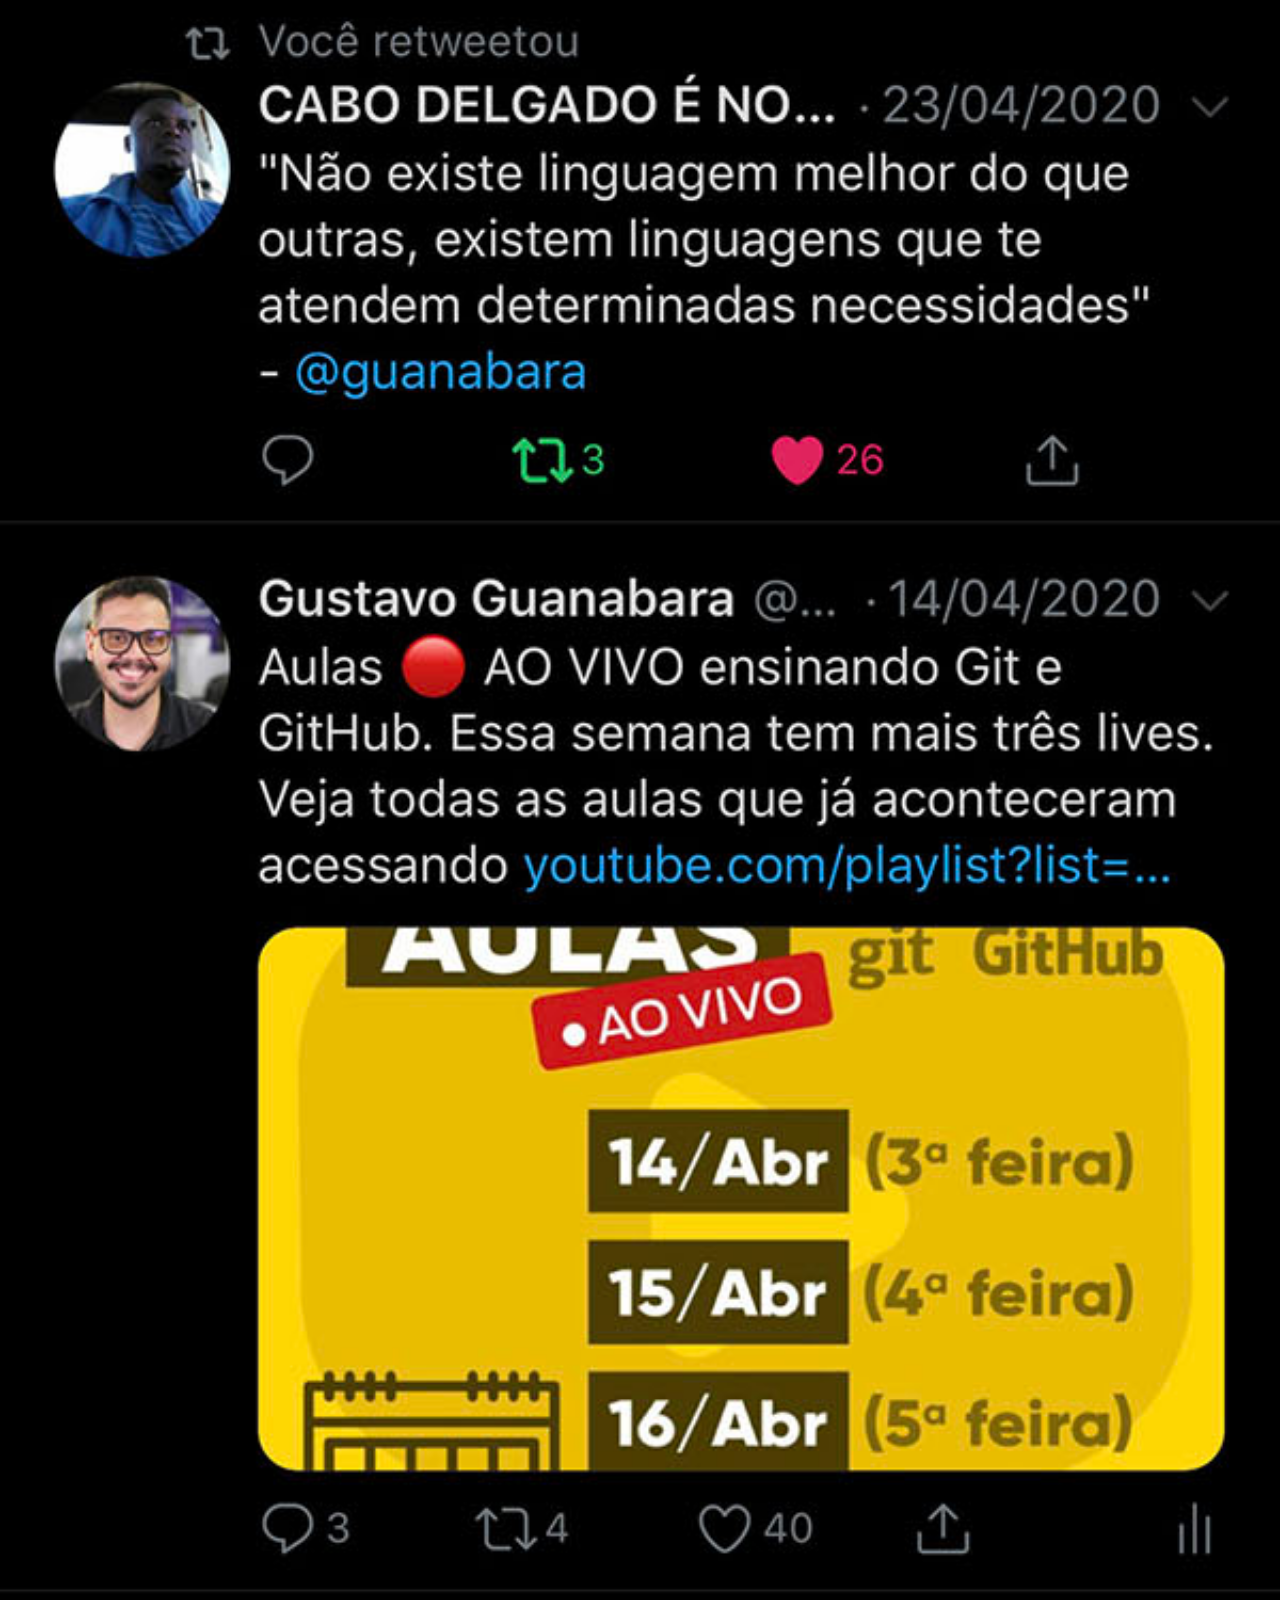
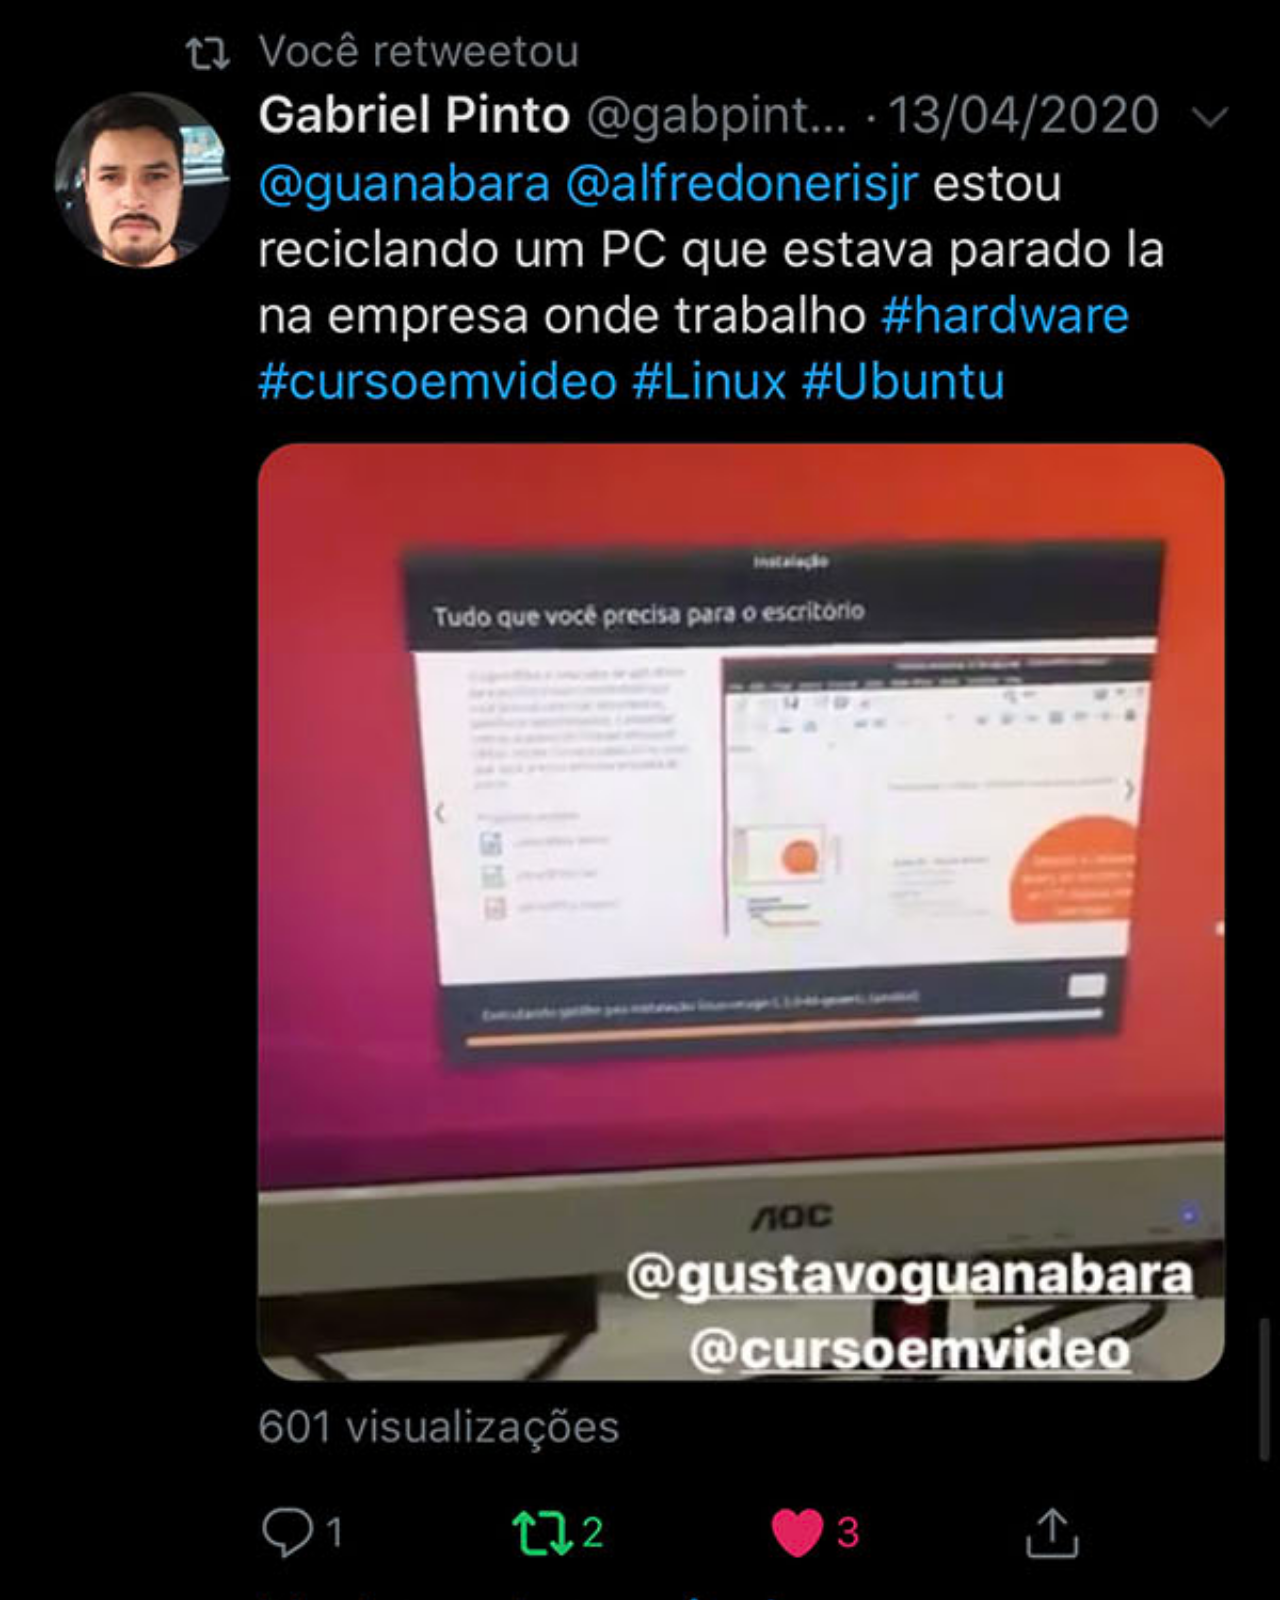
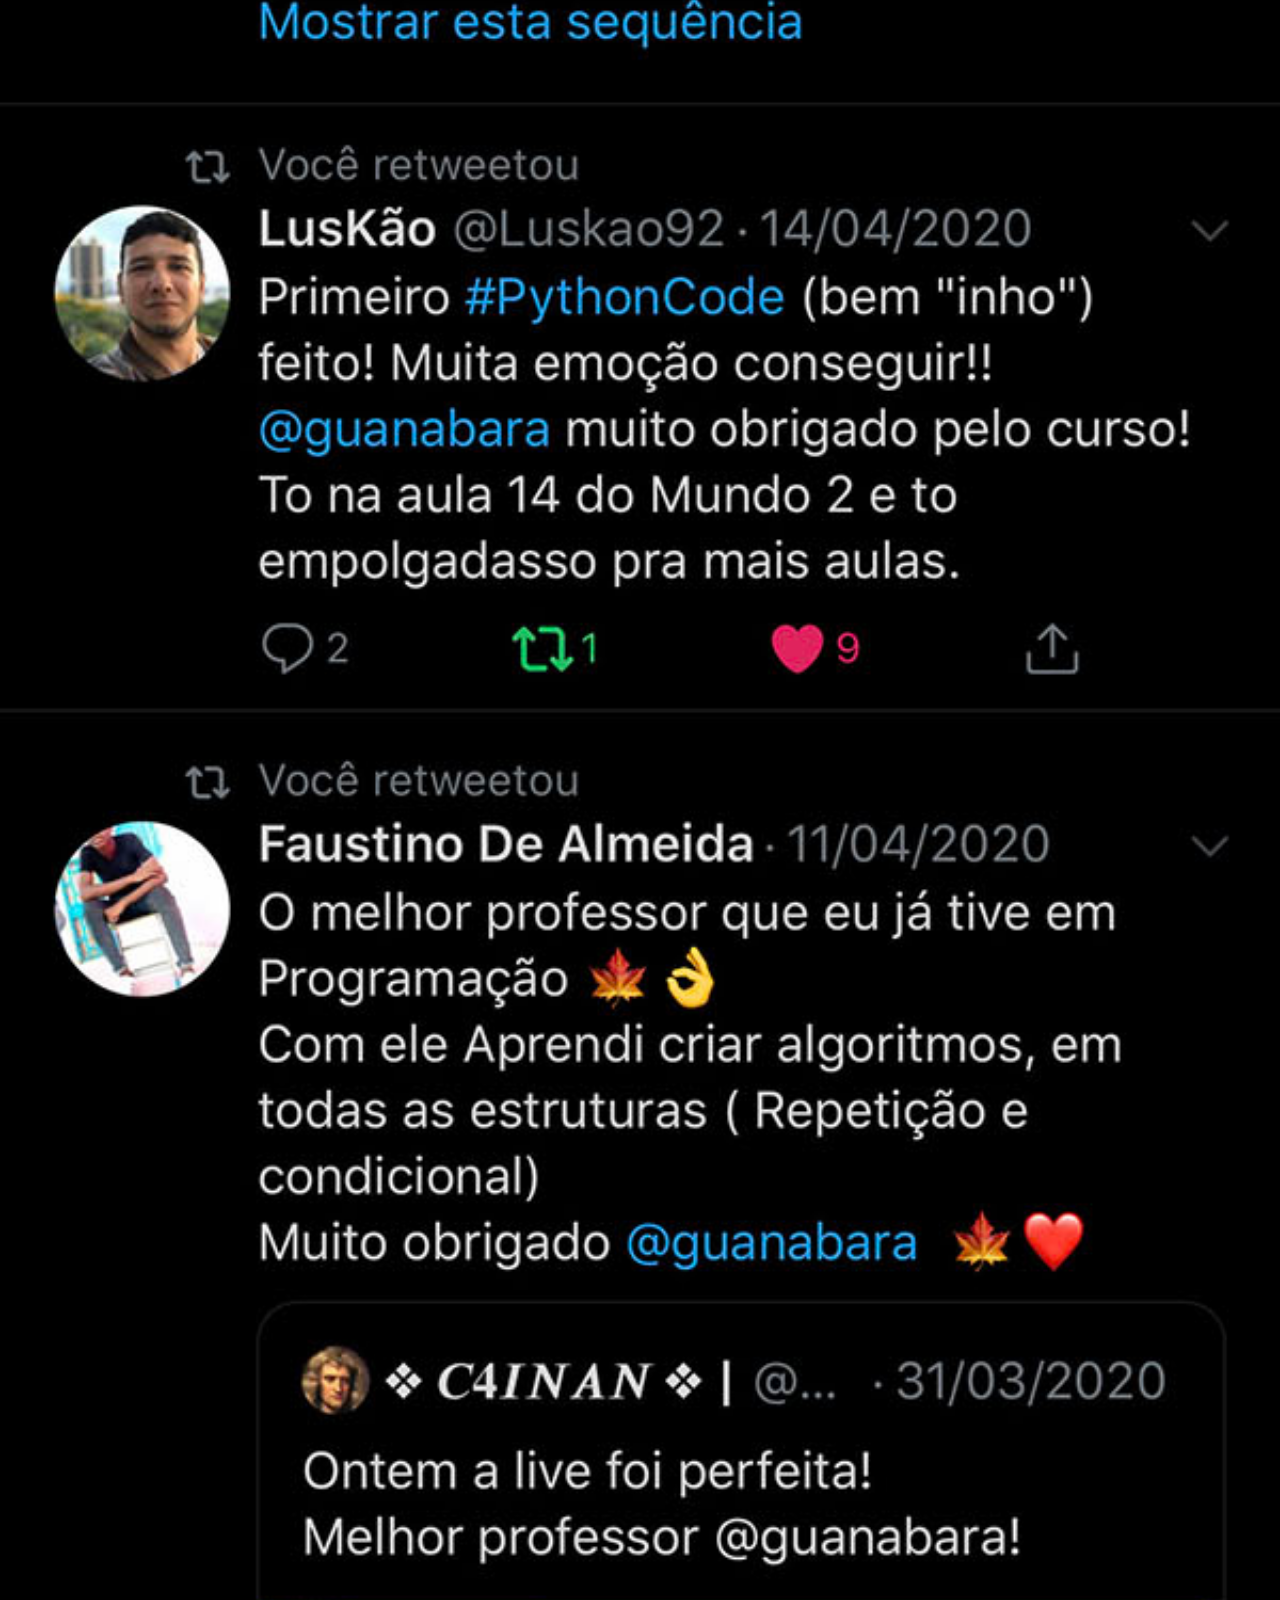
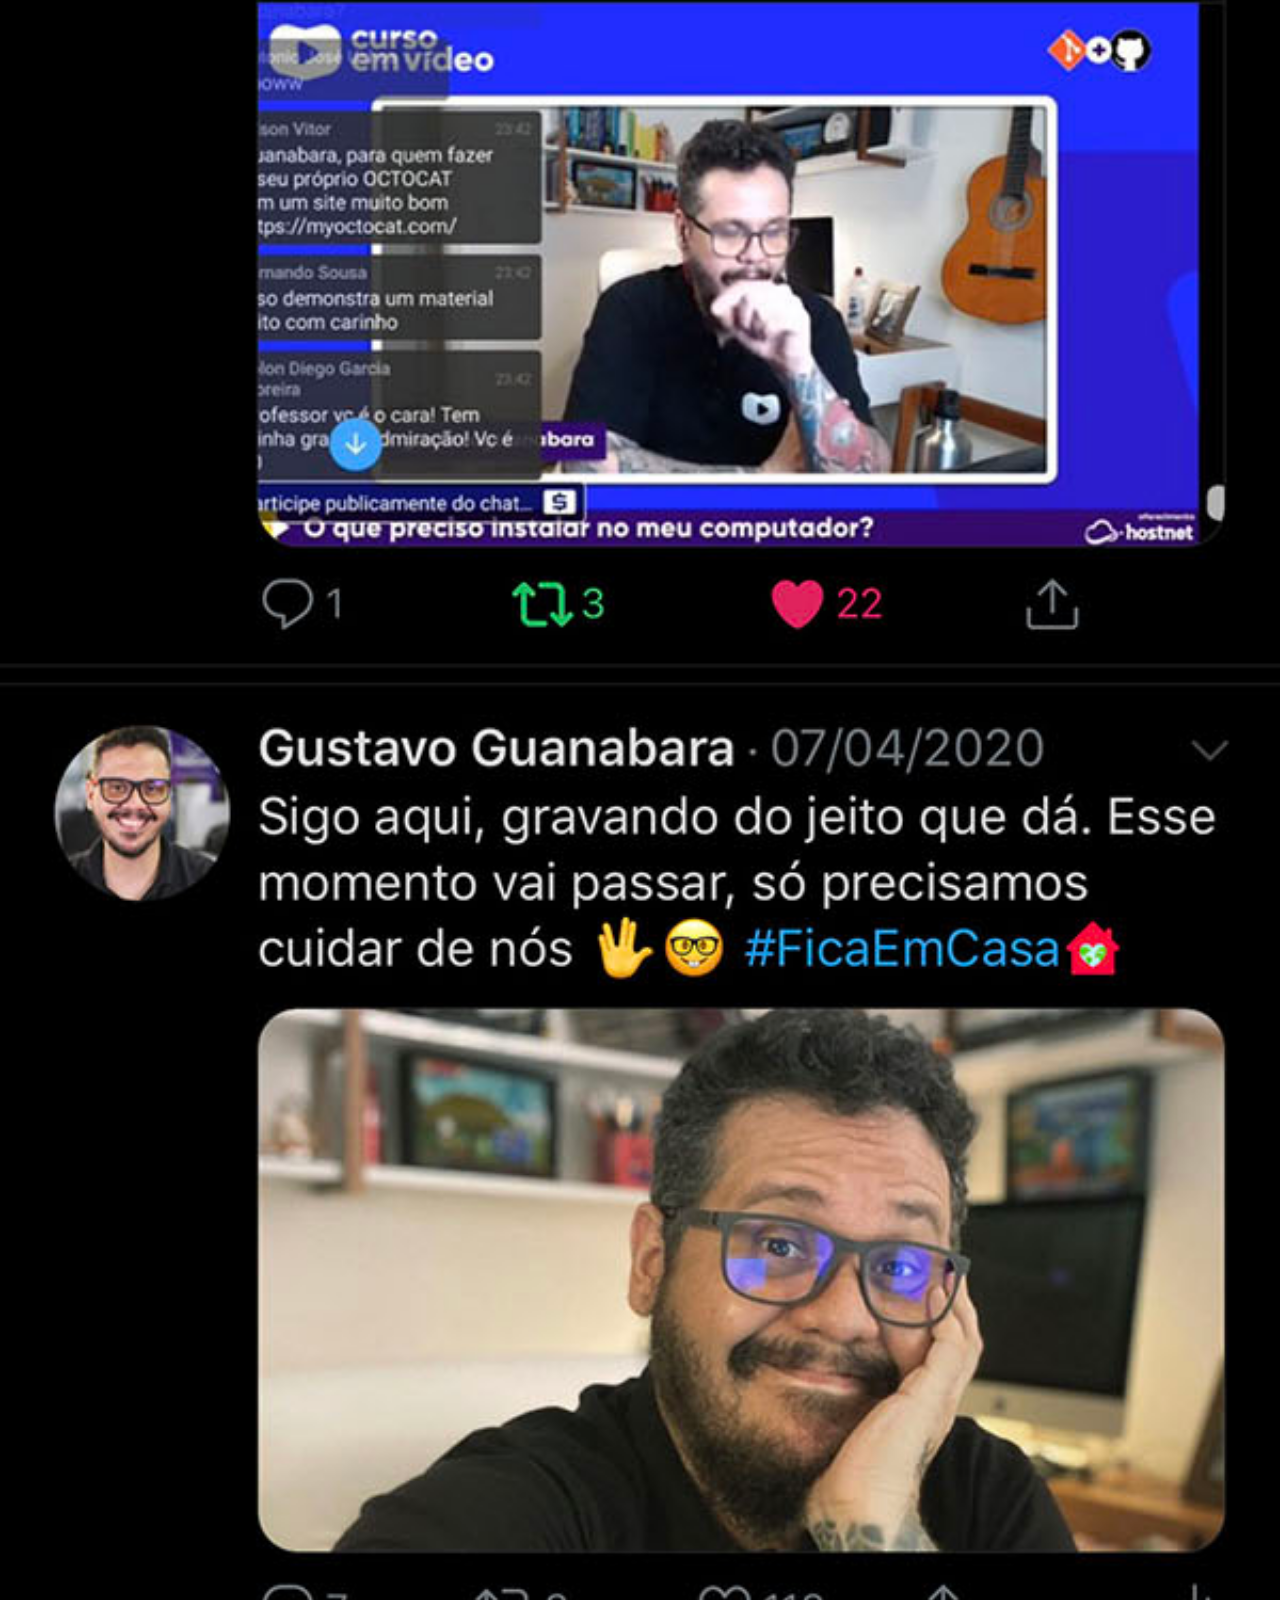
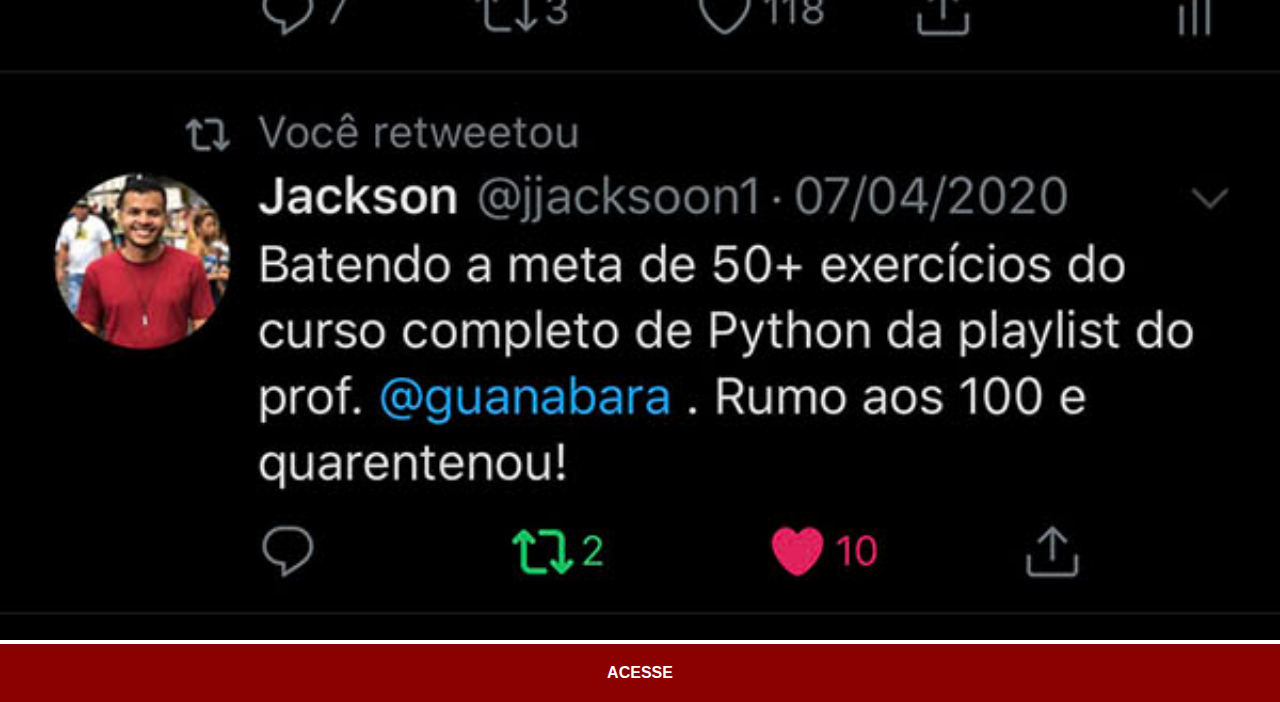
<file: projetos/social/twitter.html>
<!DOCTYPE html>
<html lang="pt-br">
<head>
    <meta charset="UTF-8">
    <meta name="viewport" content="width=device-width, initial-scale=1.0">
    <link rel="stylesheet" href="estilos/social.css">
    <title>twitter</title>

</head>
<body>
    <img src="imagens/tela-twitter.jpg" alt="twitter">
    <a href="https://x.com/ErickHQ_" target="_blank">ACESSE</a>
</body>
</html>
</file>
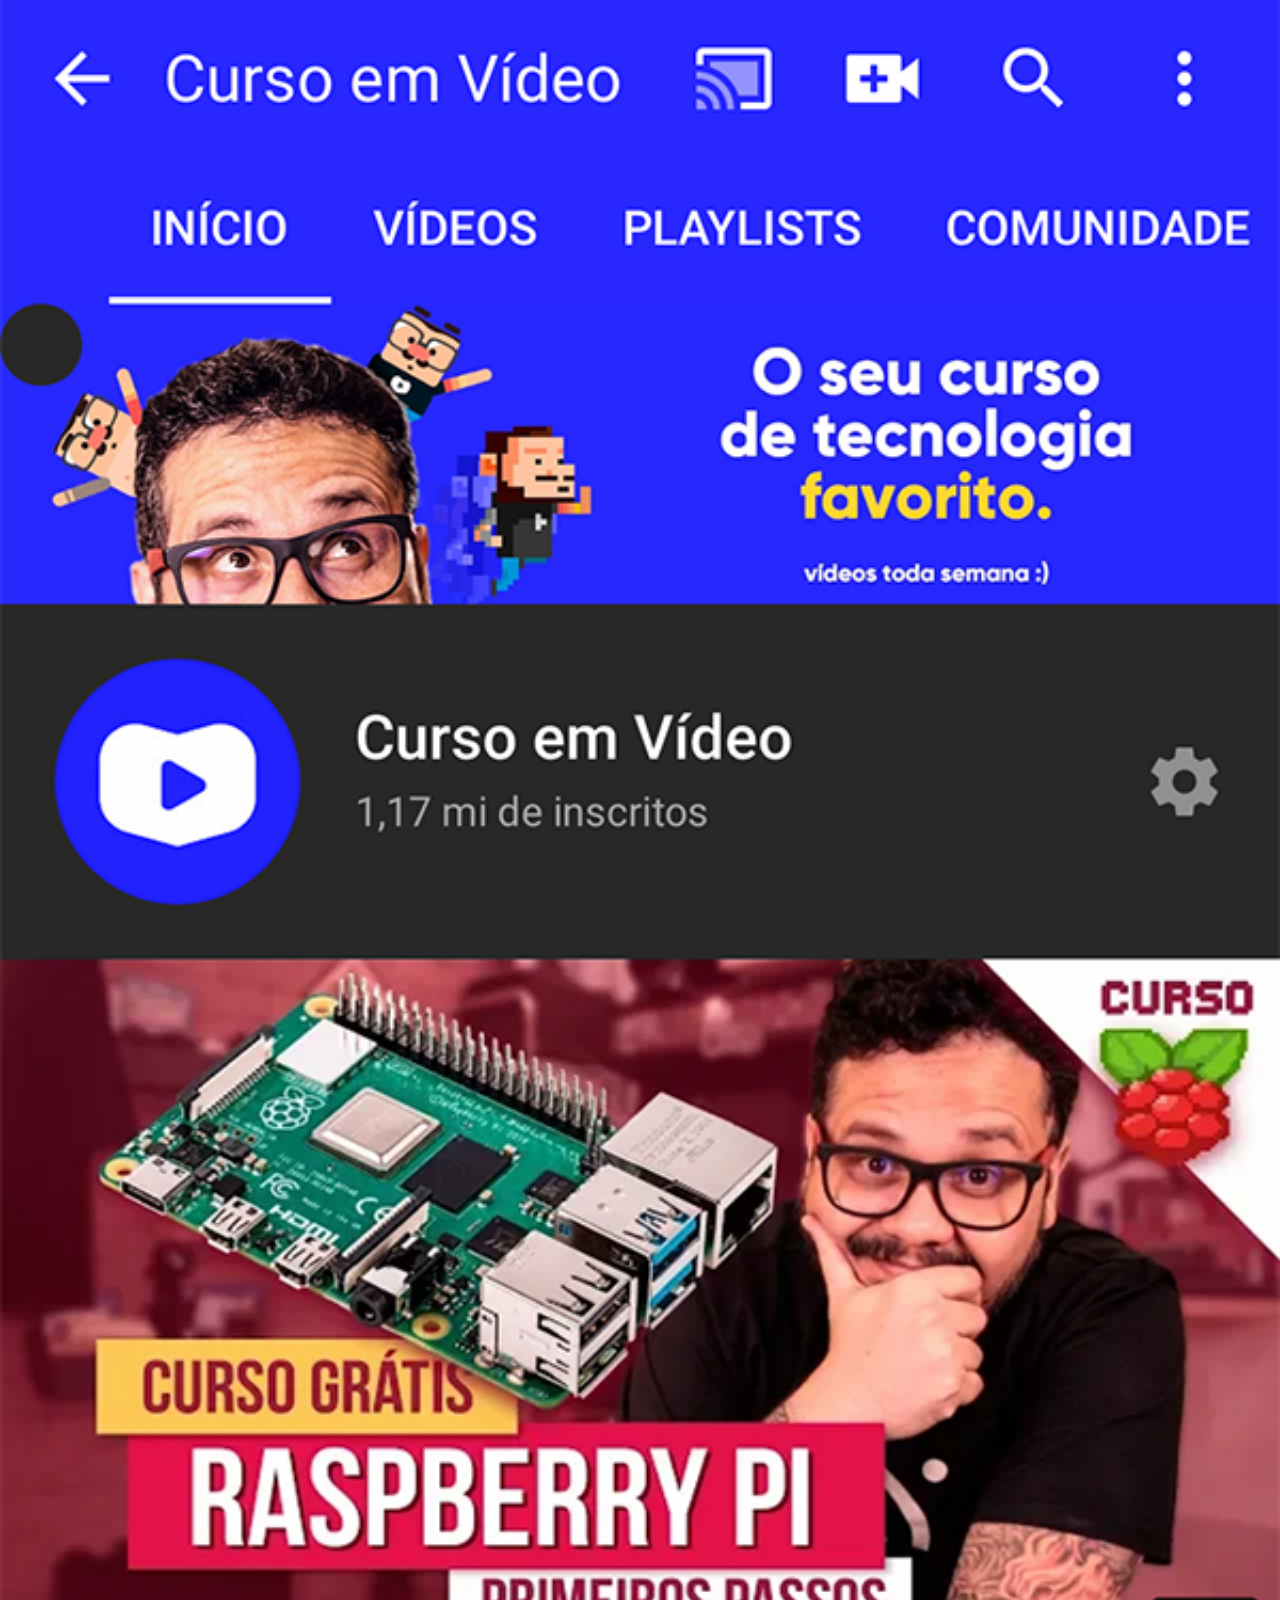
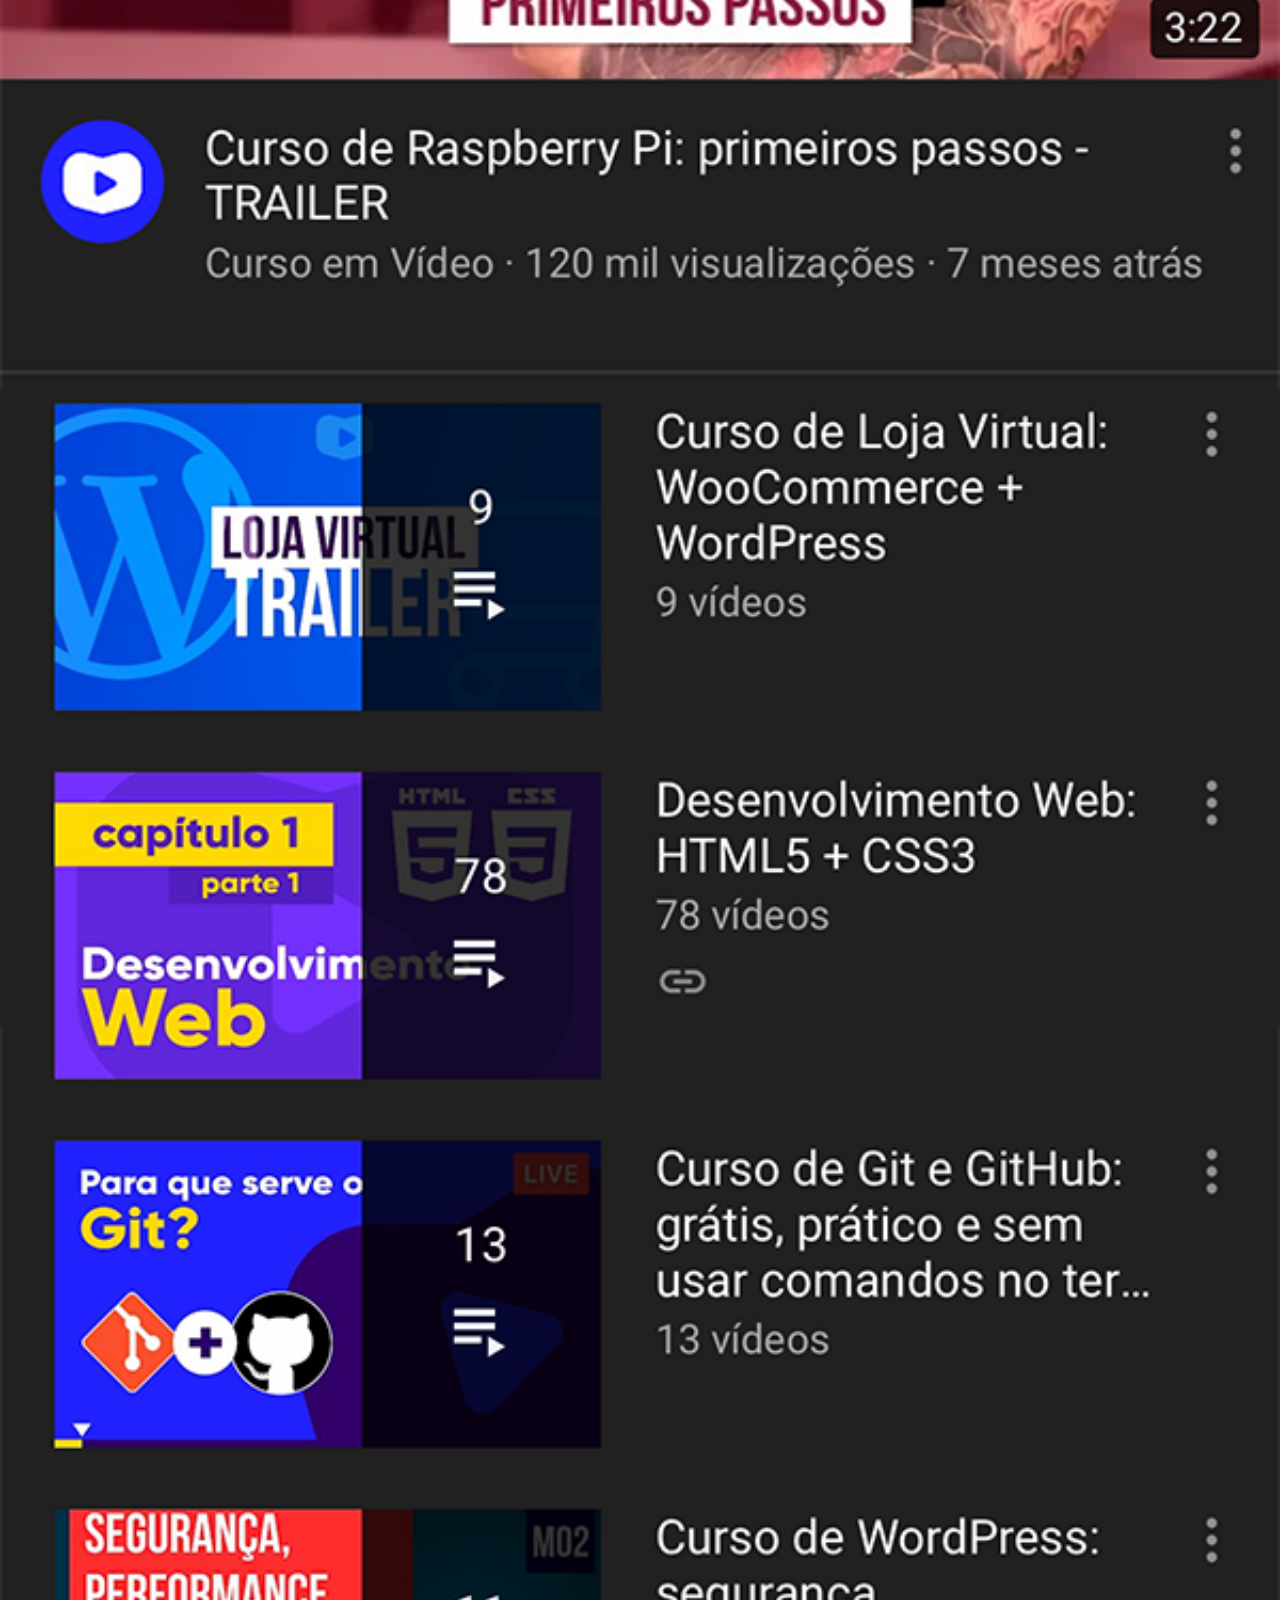
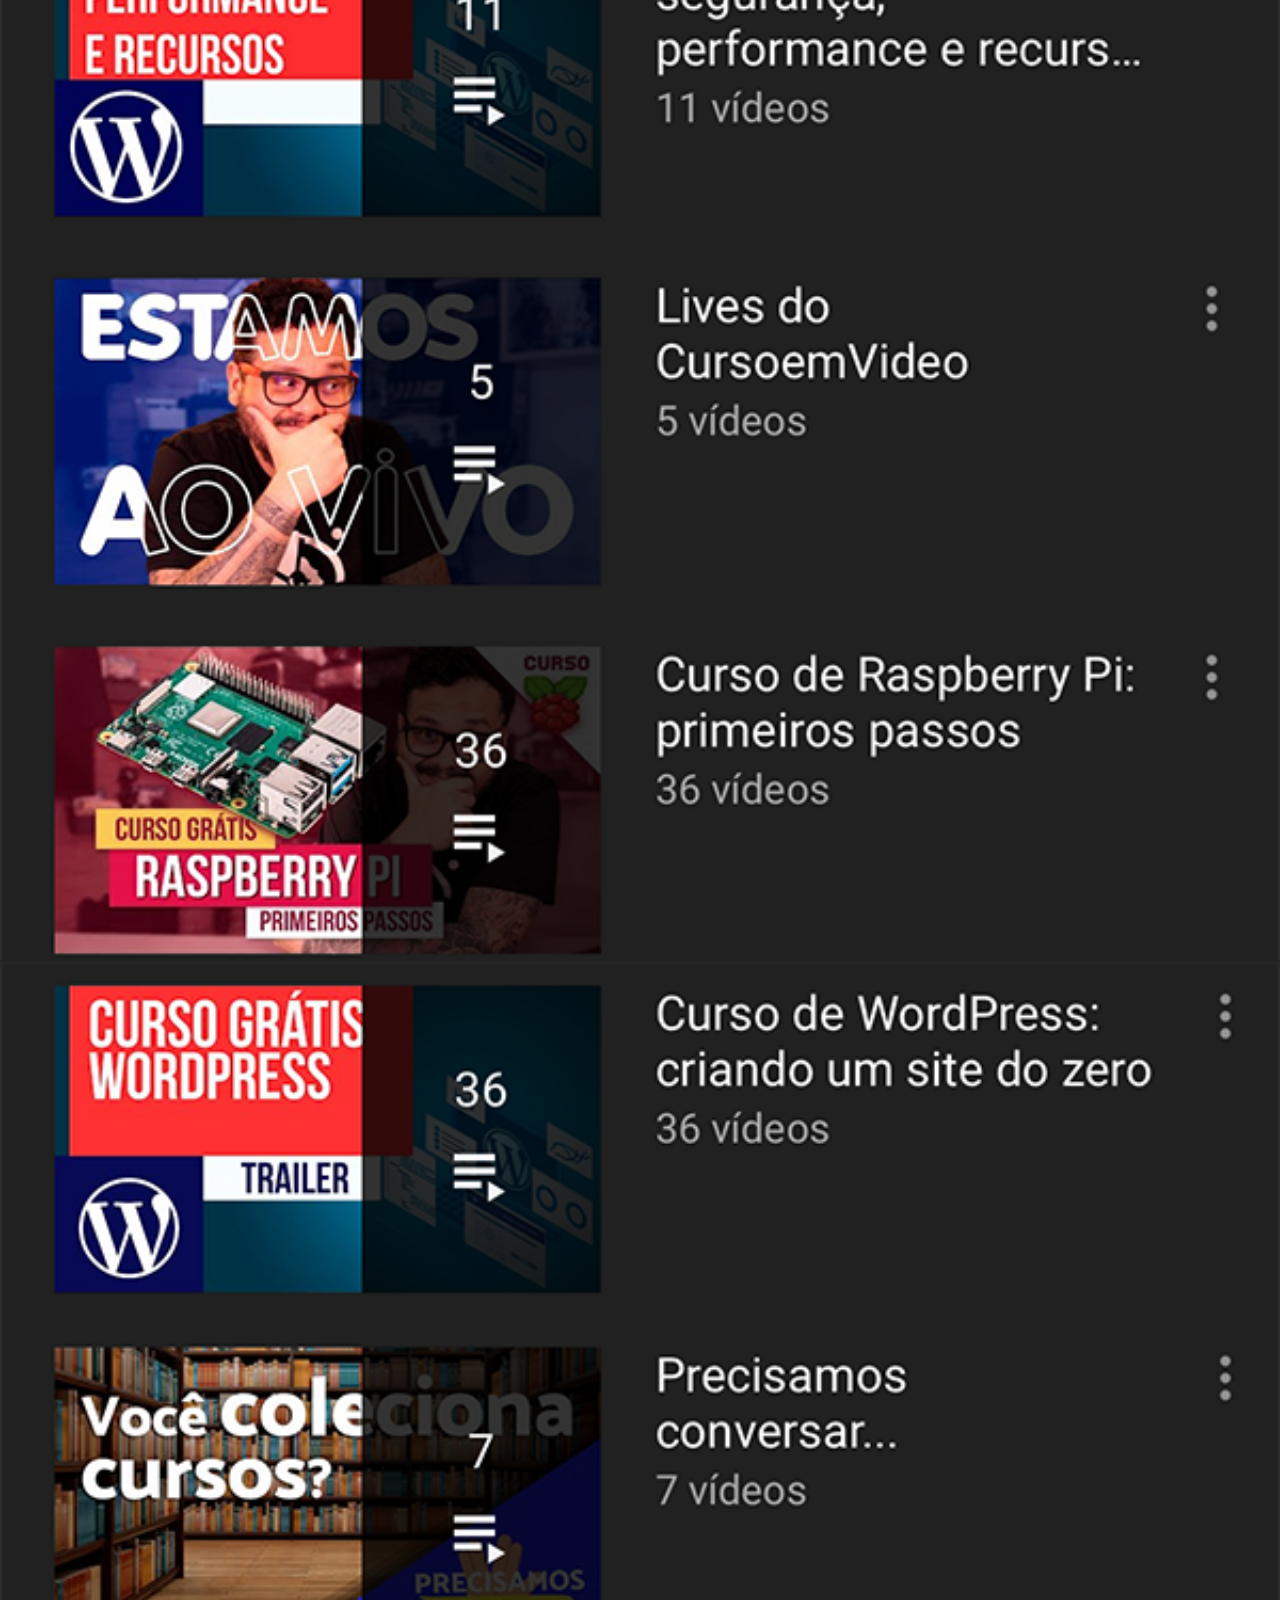
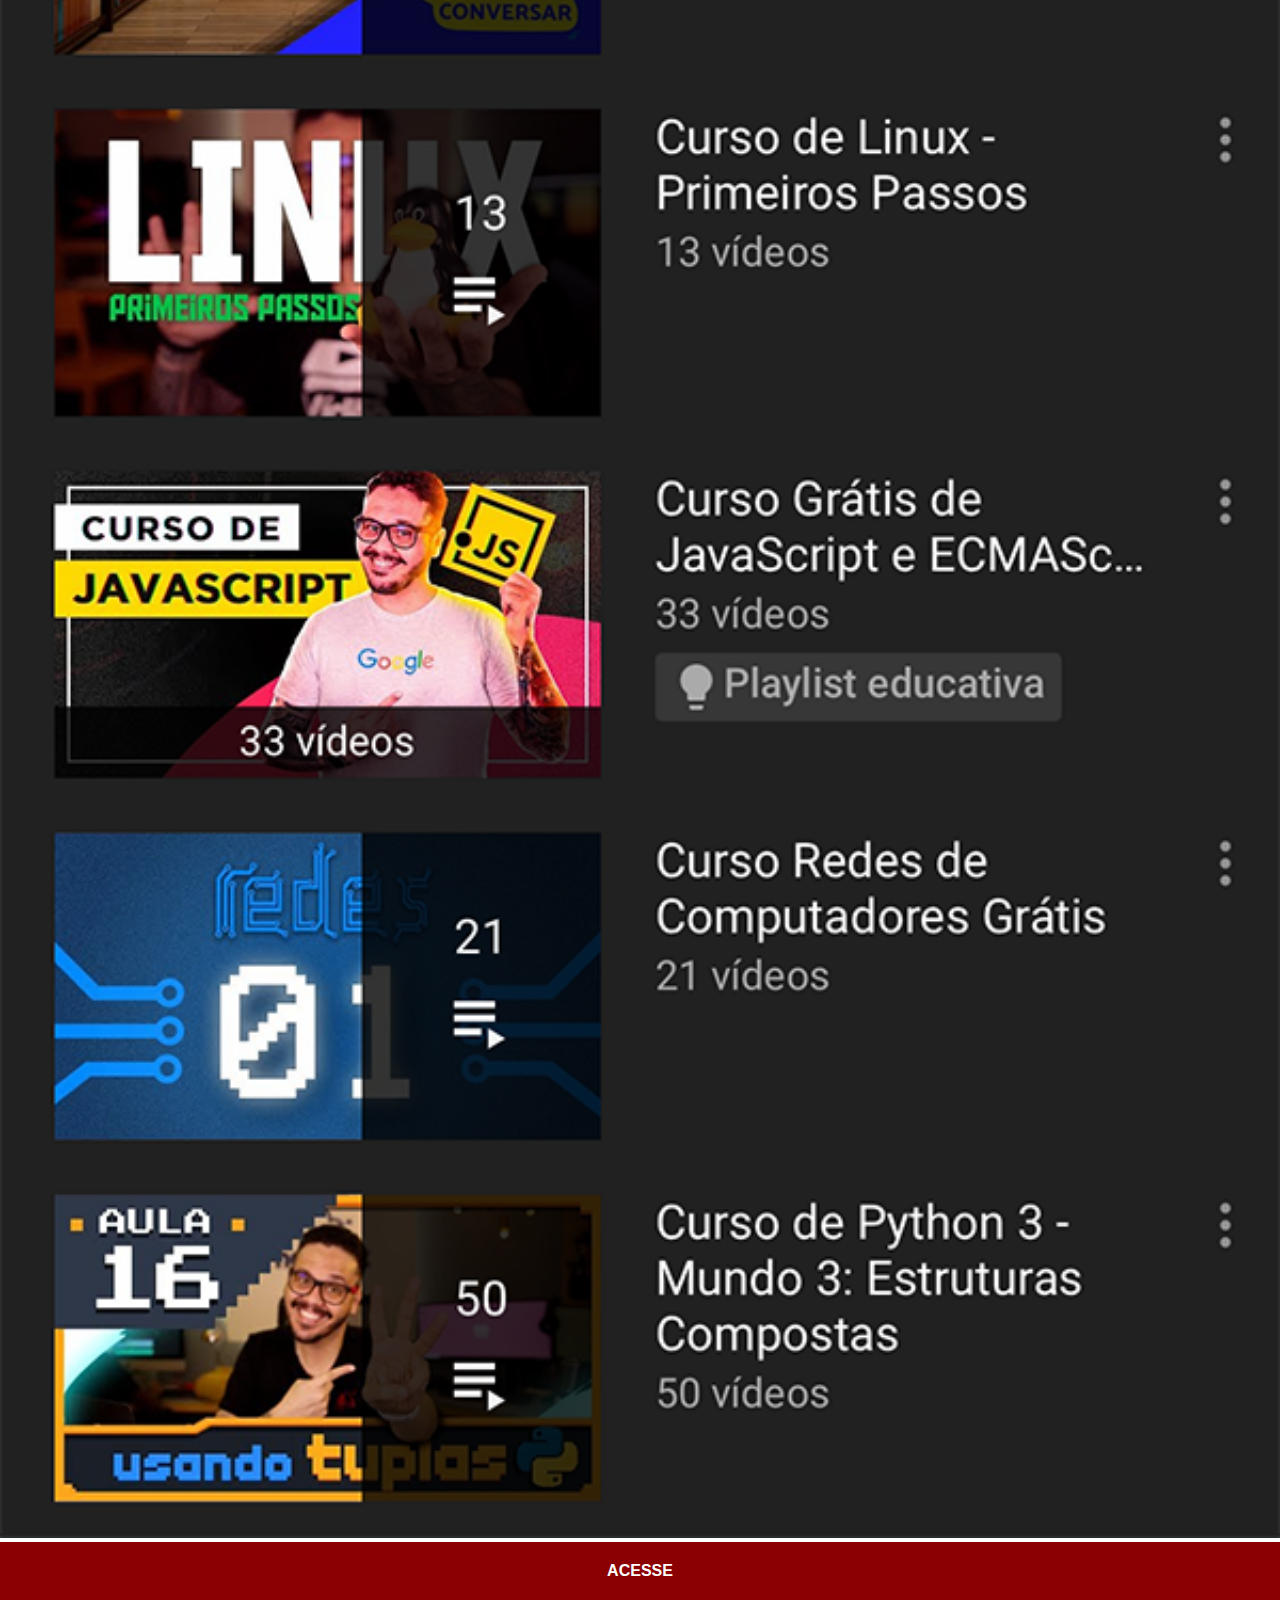
<file: projetos/social/youtube.html>
<!DOCTYPE html>
<html lang="pt-br">
<head>
    <meta charset="UTF-8">
    <meta name="viewport" content="width=device-width, initial-scale=1.0">
    <link rel="stylesheet" href="estilos/social.css">
    <title>Youtube</title>

</head>
<body>
    <img src="imagens/tela-youtube.png" alt="youtube">
    <a href="https://www.youtube.com/@EuVimdeSantos" target="_blank">ACESSE</a>
</body>
</html>
</file>
<file: style.css>
/* Estilos gerais */
body {
    background-color: #181818;
    margin: 0;
    font-family: Arial, Helvetica, sans-serif;
}

/* Cabeçalho e menu */
header {
    position: fixed; 
    top: 0;
    left: 0;
    width: 99%; 
    display: flex;
    justify-content: space-between;
    align-items: center;
    padding: 0 20px;
    background-color: #181818; 
    z-index: 1000; 
}

#inicio{
    text-decoration: none;
}

header h1 {
    color: #fca311;
    margin: 20px;
    text-decoration: none;
}

.menu {
    display: flex;
    gap: 20px;
    list-style-type: none;
}

.menu li a {
    font-weight: bold;
    color: #fca311;
    text-decoration: none;
    padding: 14px 20px;
}

hr {
    border: none;
    height: 2px;
    background-color: #fca311;
    margin-top: 80px;
}

/* Seção de introdução */
#intro {
    display: flex;
    align-items: center;

    margin: auto;
    width: 800px;
    height: 450px;

    font-family: system-ui, -apple-system, BlinkMacSystemFont, 'Segoe UI', Roboto, Oxygen, Ubuntu, Cantarell, 'Open Sans', 'Helvetica Neue', sans-serif;

    color: white;
    font-weight: bold;
    font-size: 3em;
}

#intro > p {
    margin-right: 200px;
}

#intro > p > span {
    color: #fca311;
}

img.perfil {
    width: 250px;
    background-color: rgba(0, 0, 0, 0.438);
    border-radius: 50%;
    border: 3px solid #fca311;
}

/* Seção sobre */
#sobre {
    margin: 80px auto;
    width: 800px;

    border-radius: 8px;

    margin-top: 150px;
    padding: 20px;
    border: 5px solid #fca311;
    box-shadow: 0 4px 8px rgba(0, 0, 0, 0.1);
}

#sobre h2 {
    font-size: 28px;
    color: #fca311;
    text-align: center;
    margin-bottom: 15px;
}

#sobre p {
    font-size: 18px;
    line-height: 1.6;
    color: white;
    text-align: justify;
}

/* Portifólio */
#portifolio h2 {
    font-size: 28px;
    color: #fca311;
    text-align: center;
    margin-bottom: 15px;
}

#projetos {
    display: flex;
    overflow-x: auto; 
    gap: 20px; 
    padding: 20px;
}

.caixa {
    flex: 0 0 auto; 
    height: 300px;
    width: 300px;
    border: 5px solid #fca311;
    border-radius: 20px;
    background-color: white;
}

#um{
    cursor: pointer;
    background-image: url(imagens/059f419c-1c0d-41fb-aac7-d3e21d5887fa.jpg);
    background-size: cover;
    background-position: center;
    background-repeat: no-repeat;
}

#dois{
    cursor: pointer;
    background-image: url(imagens/e37f933e-bc5f-4872-9095-923e1806c4e6.jpg);
    background-size: cover;
    background-position: center;
    background-repeat: no-repeat;
}

#tres{
    cursor: pointer;
    background-image: url(imagens/54b4b031-7be7-45c6-8fa9-c80d4a0b8601.jpg);
    background-size: cover;
    background-position: center;
    background-repeat: no-repeat;
}

#quatro{
    cursor: pointer;
    background-image: url(imagens/3f9fc933-7ef9-4656-81b4-ea1f6c592aff.jpg);
    background-size: cover;
    background-position: center;
    background-repeat: no-repeat;
}

#cinco {
    cursor: pointer;
    background-image: url(imagens/c881d7fa-b677-4318-8543-abdd820af731.jpg);
    background-size: cover;
    background-position: center;
    background-repeat: no-repeat;
}


/* Rodapé */
footer {
    background-color: #181818;
    color: white;
    text-align: center;
    padding: 20px;
    font-size: 1em;

    margin-top: 100px;
}
</file>
<file: projetos/cordel/estilo/style.css>
@charset "UTF-8";

@import url('https://fonts.googleapis.com/css2?family=Passion+One:wght@400;700;900&display=swap');

@import url('https://fonts.googleapis.com/css2?family=Sriracha&display=swap');

:root {
    --fonte1: Verdana, Geneva, Tahoma, sans-serif;
    --fonte2: 'Passion One', 'cursive';
    --fonte3: 'Sriracha', 'cursive';
}

* {
    margin: 0px;
    padding: 0px;
    font-size: 1em;
}



html, body {
    min-height: 100vh;
    background-color: darkgray;
    font-family: var(--fonte1);
}

/*====== Cabeçalho =======*/

header {
    background-color: black;
    color: white;
    text-align: center;
}

header > h1 {
    padding-top: 50px;
    font-variant: small-caps;
    font-family: var(--fonte2);
    font-size: 7vw;
}

header > p {
    padding-bottom: 50px;
}

header a, footer a {
    color: white;
    text-decoration: none;
    font-weight: bolder;
}

header a:hover, footer a:hover {
    text-decoration: underline;
}

section {
    padding-top: 10vh;
    padding-bottom: 10vh;
    line-height: 2em;
    padding-left: 30px;
    font-family: var(--fonte3);
    font-size: 2.5vw;
}

section > p {
    padding-bottom: 2em;
}

section.normal {
    background-color: white;
    color: black;
}

section.imagem {
    box-shadow: inset 6px 6px 13px 0px rgba(0, 0, 0, 0.507);
    background-color: rgb(49, 48, 48);
    color: white;
    background-attachment: fixed;
}

section.imagem > p {
    text-shadow: 1px 1px 0px black;
    background-color: rgba(0, 0, 0, 0.308);
    display: inline-block;
    padding: 5px;
    background-size: cover;
}

section#img01 {
    background-image: url('../imagens/background001.jpg');
    background-position: right center;
}

section#img02 {
    background-image: url('../imagens/background002.jpg');
}

/* ======= Rodapé ===========*/

footer {
    background-color: black;
    text-align: center;
    color: white;
    padding: 10px;
}
</file>
<file: projetos/diagrama/styles.css>
body {
    font-family: Arial, sans-serif;
    background-color: #f4f4f4;
    margin: 0;
    padding: 20px;
}

.container {
    max-width: 600px;
    margin: auto;
    padding: 20px;
    background: #fff;
    border-radius: 8px;
    box-shadow: 0 2px 10px rgba(0, 0, 0, 0.1);
}

h1 {
    text-align: center;
}

input {
    width: 100%;
    padding: 10px;
    margin-bottom: 10px;
    border: 1px solid #ddd;
    border-radius: 5px;
}

button {
    width: 100%;
    padding: 10px;
    background-color: #5cb85c;
    color: white;
    border: none;
    border-radius: 5px;
    cursor: pointer;
}

button:hover {
    background-color: #4cae4c;
}

.output {
    margin-top: 20px;
    font-size: 16px;
}
</file>
<file: projetos/social/estilos/styles.css>
@charset "UTF-8" ;

*{
    margin: 0px;
    padding: 0px;
    font-family: Arial, Helvetica, sans-serif;
}

html, body {

    background-color: black;
}

body {
    background: url('../imagens/fundo-madeira.jpg') no-repeat top center;
    background-size: cover;
    background-attachment: fixed;
}

main {
    height: 100vh;
    position: relative;
}

section#tel {
    position: absolute;
    top: 50%;
    left: 50%;
    transform: translate(-50%, -50%);

    height: 627px;
    width: 311px;
    background: url('../imagens/frame-iphone.png') no-repeat;
}

iframe#tela{
    position: relative;
    top: 80px;
    left: 22px ;

    height: 471px;
    width: 267px;
}

section#sociais{
    text-align: right   ;
}

section#sociais img{
    height: 50px;
    margin: 10px;
    border-radius: 50%;
    box-shadow: 2px 2px 5px rgba(0, 0, 0, 0.493);
    box-sizing: border-box;
}

section#sociais img:hover {
    border: 2px solid rgba(255, 255, 255, 0.014);
}
</file>
<file: projetos/social/estilos/social.css>
@charset "UTF-8";

*{
    margin: 0px;
    padding: 0px;
    font-family: Arial, Helvetica, sans-serif;
}

::-webkit-scrollbar {
    width: 0px;
    height: 0px;
}

a {
    display: block;
    background-color: darkred;
    padding: 20px;
    text-align: center;
    text-decoration: none;
    color: white;
    font-weight: bold;
}

img {
    width: 100vw;

}
</file>
